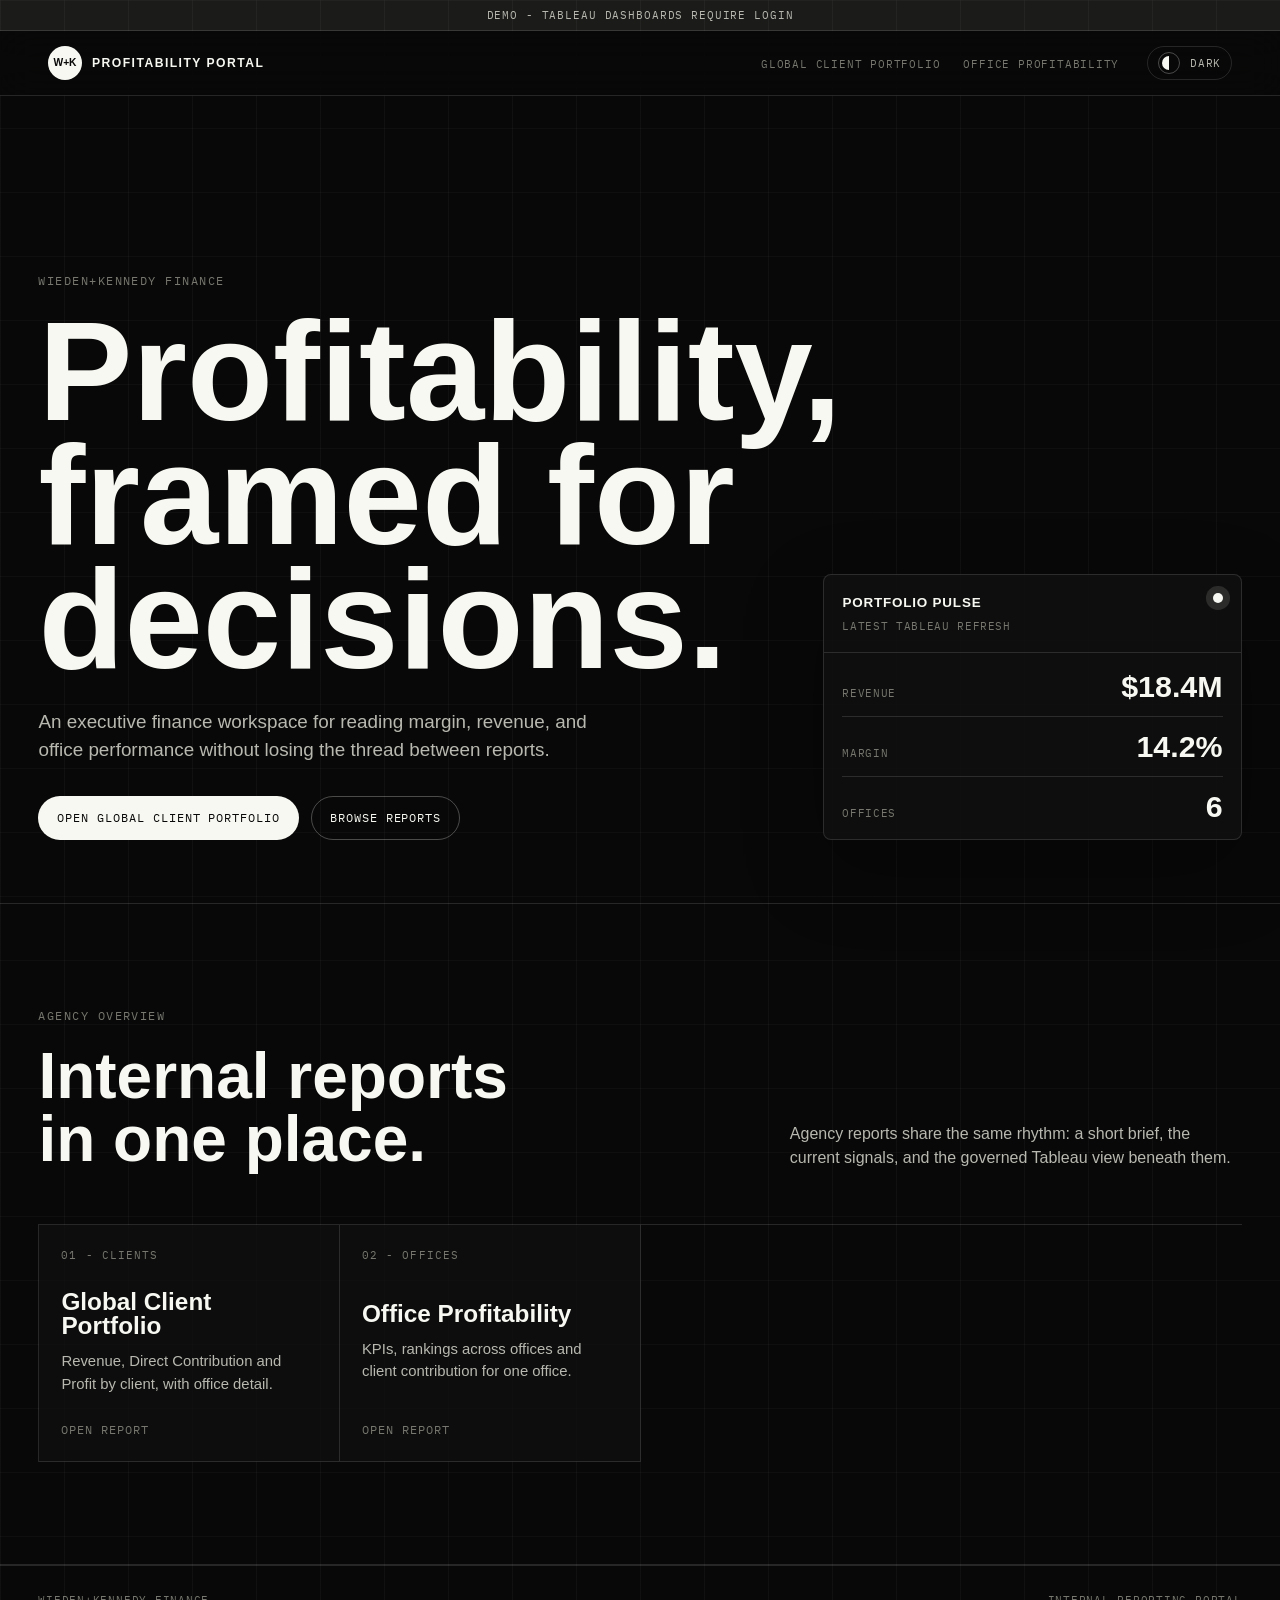
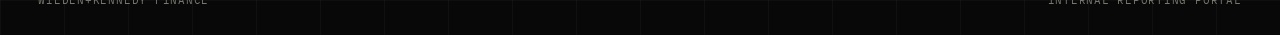
<file: index.html>
<!DOCTYPE html>
<html lang="en" data-theme="dark">
<head>
  <meta charset="UTF-8">
  <meta name="viewport" content="width=device-width, initial-scale=1.0">
  <meta name="robots" content="noindex, nofollow">
  <meta name="description" content="Wieden+Kennedy profitability portal demo for executive finance reporting.">
  <meta property="og:title" content="Wieden+Kennedy Profitability Portal">
  <meta property="og:description" content="A static GitHub Pages proof of concept for framed Tableau profitability dashboards.">
  <meta property="og:type" content="website">
  <title>Wieden+Kennedy Profitability Portal</title>
  <link rel="icon" href="data:image/svg+xml,%3Csvg xmlns='http://www.w3.org/2000/svg' viewBox='0 0 64 64'%3E%3Crect width='64' height='64' rx='32' fill='%23080808'/%3E%3Ctext x='50%25' y='54%25' text-anchor='middle' font-size='18' font-family='Arial' font-weight='700' fill='white'%3EW%2BK%3C/text%3E%3C/svg%3E">
  <link rel="preconnect" href="https://fonts.googleapis.com">
  <link rel="preconnect" href="https://fonts.gstatic.com" crossorigin>
  <link href="https://fonts.googleapis.com/css2?family=Archivo:wght@400;500;600;700;800&family=IBM+Plex+Mono:wght@400;500;600&display=swap" rel="stylesheet">
  <link rel="stylesheet" href="assets/styles.css">
  <script src="assets/app.js" defer></script>
</head>
<body>
  <a class="skip-link" href="#main">Skip to reports</a>
  <div class="demo-banner">Demo - Tableau dashboards require login</div>

  <nav class="site-nav" aria-label="Primary navigation">
    <a class="site-nav__brand" href="index.html">
      <span class="site-nav__mark">W+K</span>
      <span>Profitability Portal</span>
    </a>
    <div class="site-nav__links" aria-label="Report navigation">
      <a href="global-client-portfolio-live.html">Global Client Portfolio</a>
      <a href="office-profitability-live.html">Office Profitability</a>
    </div>
    <button class="theme-toggle" type="button" data-theme-toggle aria-pressed="false">
      <span class="theme-toggle__icon" aria-hidden="true"></span>
      <span class="theme-toggle__text" data-theme-label>Dark</span>
    </button>
  </nav>

  <main id="main">
    <header class="home-hero">
      <div class="container home-hero__grid">
        <div data-reveal>
          <p class="eyebrow">Wieden+Kennedy Finance</p>
          <h1>Profitability, framed for decisions.</h1>
          <p class="home-hero__copy">An executive finance workspace for reading margin, revenue, and office performance without losing the thread between reports.</p>
          <div class="hero-actions">
            <a class="button button--solid" href="global-client-portfolio-live.html">Open Global Client Portfolio</a>
            <a class="button" href="#agency-reports">Browse reports</a>
          </div>
        </div>

        <aside class="portal-card" aria-label="Portfolio signal snapshot" data-reveal>
          <div class="portal-card__top">
            <div>
              <h2 class="portal-card__title">Portfolio pulse</h2>
              <p class="portal-card__meta">Latest Tableau refresh</p>
            </div>
            <span class="portal-card__status" aria-hidden="true"></span>
          </div>
          <div class="portal-card__body">
            <div class="mini-metric">
              <span>Revenue</span>
              <strong data-count="$18.4M">$18.4M</strong>
            </div>
            <div class="mini-metric">
              <span>Margin</span>
              <strong data-count="14.2%">14.2%</strong>
            </div>
            <div class="mini-metric">
              <span>Offices</span>
              <strong data-count="6">6</strong>
            </div>
          </div>
        </aside>
      </div>
    </header>

    <section class="section" id="agency-reports">
      <div class="container">
        <div class="section__head" data-reveal>
          <div>
            <p class="eyebrow">Agency overview</p>
            <h2 class="section__title">Internal reports in one place.</h2>
          </div>
          <p class="section__copy">Agency reports share the same rhythm: a short brief, the current signals, and the governed Tableau view beneath them.</p>
        </div>

        <div class="report-grid" data-reveal>
          <a class="report-tile" href="global-client-portfolio-live.html">
            <span class="tile-kicker">01 - Clients</span>
            <div>
              <h3 class="tile-title">Global Client Portfolio</h3>
              <p class="tile-copy">Revenue, Direct Contribution and Profit by client, with office detail.</p>
            </div>
            <span class="tile-arrow">Open report</span>
          </a>
          <a class="report-tile" href="office-profitability-live.html">
            <span class="tile-kicker">02 - Offices</span>
            <div>
              <h3 class="tile-title">Office Profitability</h3>
              <p class="tile-copy">KPIs, rankings across offices and client contribution for one office.</p>
            </div>
            <span class="tile-arrow">Open report</span>
          </a>
        </div>
      </div>
    </section>

  </main>

  <footer class="footer">
    <div class="container footer__inner">
      <span>Wieden+Kennedy Finance</span>
      <span>Internal reporting portal</span>
    </div>
  </footer>
</body>
</html>
</file>
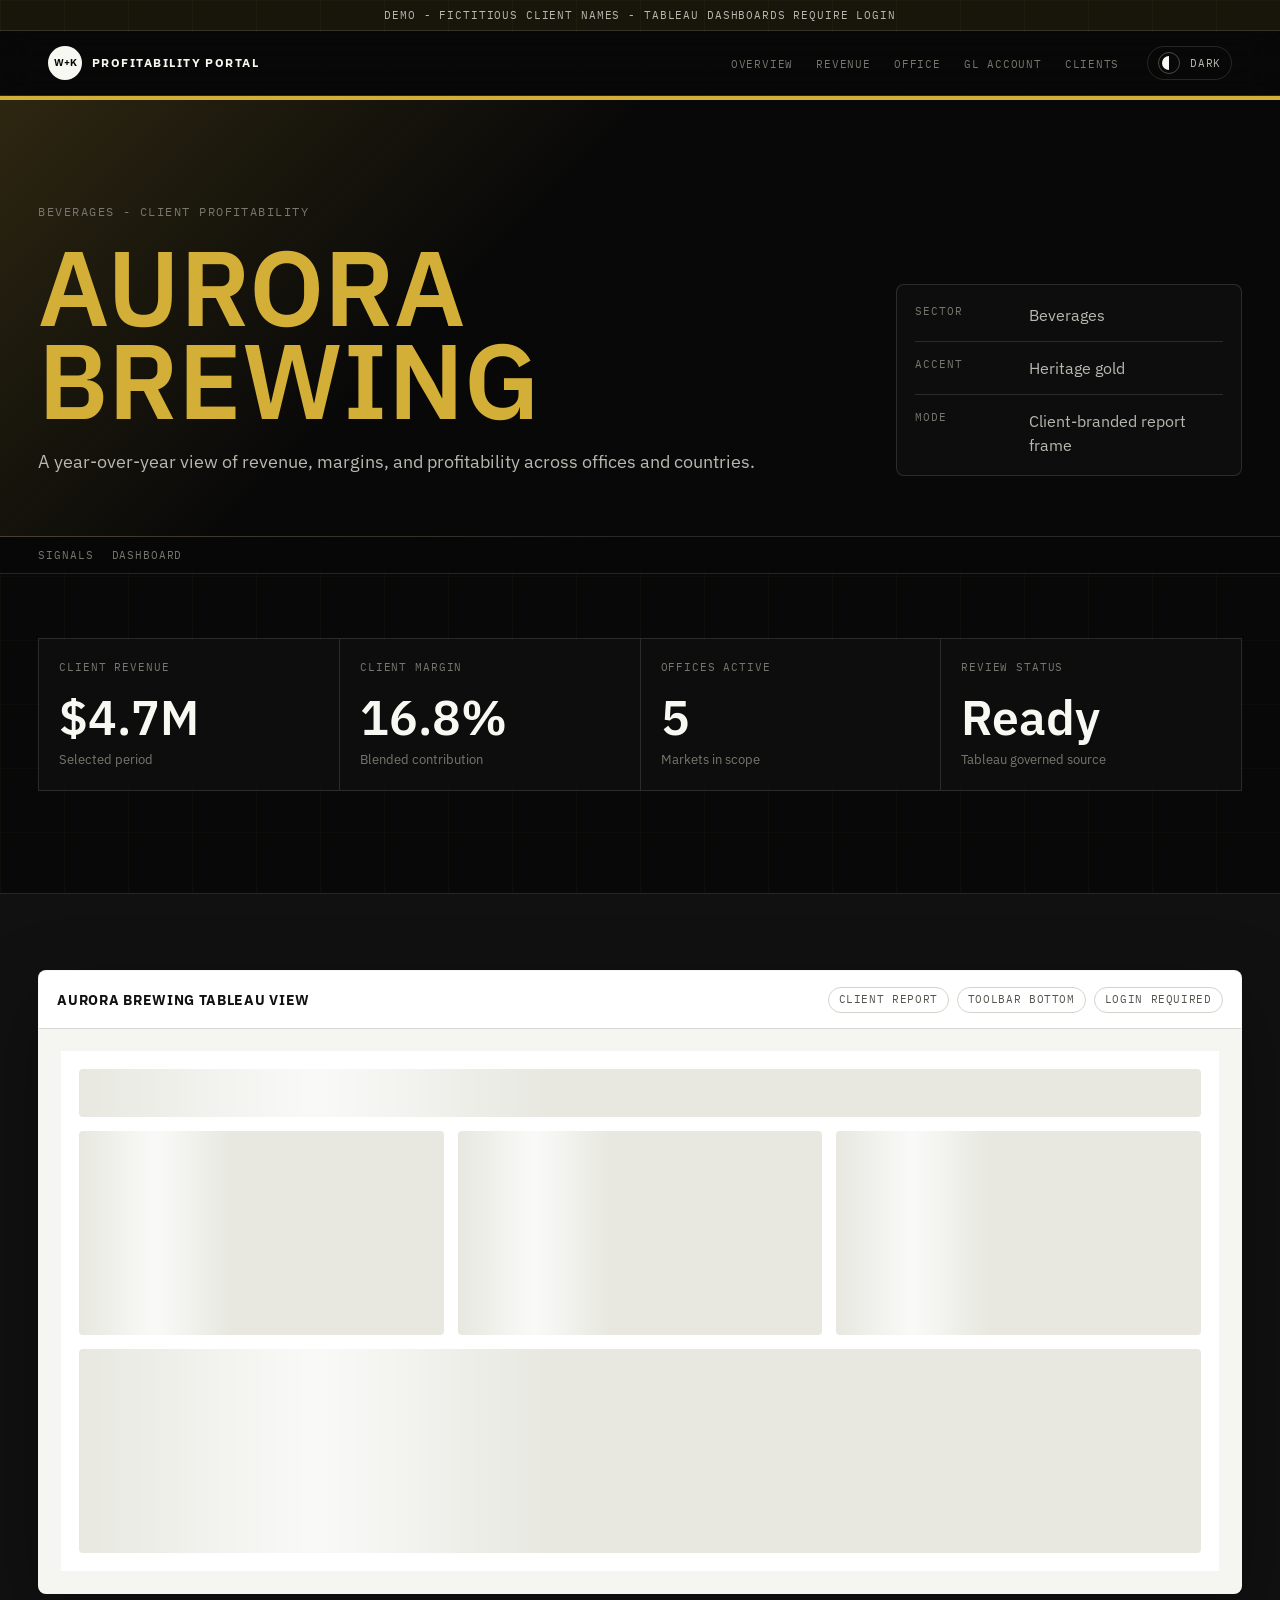
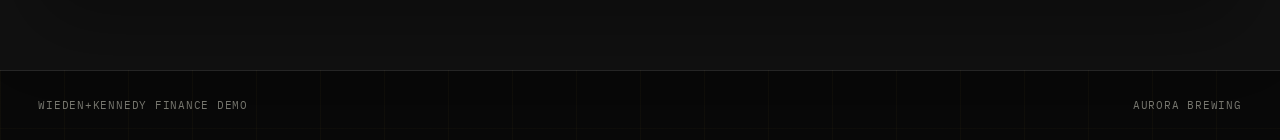
<file: aurora-brewing.html>
<!DOCTYPE html>
<html lang="en" data-theme="dark">
<head>
  <meta charset="UTF-8">
  <meta name="viewport" content="width=device-width, initial-scale=1.0">
  <meta name="robots" content="noindex, nofollow">
  <meta name="description" content="Aurora Brewing profitability report in the Wieden+Kennedy portal demo.">
  <meta property="og:title" content="Aurora Brewing - Profitability Report">
  <meta property="og:description" content="Client-branded Tableau profitability report frame.">
  <meta property="og:type" content="website">
  <title>Aurora Brewing - Profitability Report</title>
  <link rel="icon" href="data:image/svg+xml,%3Csvg xmlns='http://www.w3.org/2000/svg' viewBox='0 0 64 64'%3E%3Crect width='64' height='64' rx='32' fill='%23080808'/%3E%3Ctext x='50%25' y='54%25' text-anchor='middle' font-size='18' font-family='Arial' font-weight='700' fill='white'%3EW%2BK%3C/text%3E%3C/svg%3E">
  <link rel="preconnect" href="https://fonts.googleapis.com">
  <link rel="preconnect" href="https://fonts.gstatic.com" crossorigin>
  <link href="https://fonts.googleapis.com/css2?family=IBM+Plex+Mono:wght@400;500;600&family=IBM+Plex+Sans:wght@400;500;600;700&display=swap" rel="stylesheet">
  <link rel="stylesheet" href="assets/styles.css">
  <script src="assets/app.js" defer></script>
</head>
<body class="client-page" style="--accent:#D4AF37;--accent-rgb:212,175,55">
  <a class="skip-link" href="#dashboard">Skip to dashboard</a>
  <div class="demo-banner">Demo - fictitious client names - Tableau dashboards require login</div>

  <nav class="site-nav" aria-label="Primary navigation">
    <a class="site-nav__brand" href="index.html">
      <span class="site-nav__mark">W+K</span>
      <span>Profitability Portal</span>
    </a>
    <div class="site-nav__links" aria-label="Report navigation">
      <a href="overview.html">Overview</a>
      <a href="revenue-analysis.html">Revenue</a>
      <a href="office-profitability.html">Office</a>
      <a href="gl-account-analysis.html">GL Account</a>
      <a href="index.html#client-reports">Clients</a>
    </div>
    <button class="theme-toggle" type="button" data-theme-toggle aria-pressed="false">
      <span class="theme-toggle__icon" aria-hidden="true"></span>
      <span class="theme-toggle__text" data-theme-label>Dark</span>
    </button>
  </nav>

  <main>
    <header class="page-hero">
      <div class="container page-hero__grid">
        <div data-reveal>
          <p class="eyebrow">Beverages - client profitability</p>
          <h1>Aurora Brewing</h1>
          <p class="page-hero__copy">A year-over-year view of revenue, margins, and profitability across offices and countries.</p>
        </div>
        <aside class="report-context" aria-label="Report context" data-reveal>
          <dl>
            <div>
              <dt>Sector</dt>
              <dd>Beverages</dd>
            </div>
            <div>
              <dt>Accent</dt>
              <dd>Heritage gold</dd>
            </div>
            <div>
              <dt>Mode</dt>
              <dd>Client-branded report frame</dd>
            </div>
          </dl>
        </aside>
      </div>
    </header>

    <nav class="subnav" aria-label="Page sections">
      <div class="container subnav__inner">
        <a href="#signals">Signals</a>
        <a href="#dashboard">Dashboard</a>
      </div>
    </nav>

    <section class="section section--compact" id="signals">
      <div class="container">
        <div class="signal-band" data-reveal>
          <div class="signal">
            <span class="signal__label">Client revenue</span>
            <strong class="signal__value" data-count="$4.7M">$4.7M</strong>
            <span class="signal__note">Selected period</span>
          </div>
          <div class="signal">
            <span class="signal__label">Client margin</span>
            <strong class="signal__value" data-count="16.8%">16.8%</strong>
            <span class="signal__note">Blended contribution</span>
          </div>
          <div class="signal">
            <span class="signal__label">Offices active</span>
            <strong class="signal__value" data-count="5">5</strong>
            <span class="signal__note">Markets in scope</span>
          </div>
          <div class="signal">
            <span class="signal__label">Review status</span>
            <strong class="signal__value">Ready</strong>
            <span class="signal__note">Tableau governed source</span>
          </div>
        </div>
      </div>
    </section>

    <section class="viz-section" id="dashboard">
      <div class="container">
        <div class="dashboard-frame" data-viz-frame data-reveal>
          <div class="dashboard-frame__chrome">
            <h2 class="dashboard-frame__title">Aurora Brewing Tableau view</h2>
            <div class="dashboard-frame__meta" aria-label="Dashboard metadata">
              <span class="pill">Client report</span>
              <span class="pill">Toolbar bottom</span>
              <span class="pill">Login required</span>
            </div>
          </div>
          <div class="dashboard-frame__body">
            <div class="dashboard-skeleton" aria-hidden="true">
              <div class="skeleton-line"></div>
              <div class="skeleton-grid">
                <div class="skeleton-block"></div>
                <div class="skeleton-block"></div>
                <div class="skeleton-block"></div>
              </div>
              <div class="skeleton-block"></div>
            </div>
            <tableau-viz
              src="https://prod-useast-a.online.tableau.com/t/wk/views/ClientProfitabilityDashboard/Anheuser-BuschInBev"
              width="100%" height="2040" hide-tabs toolbar="bottom">
            </tableau-viz>
          </div>
        </div>
      </div>
    </section>
  </main>

  <footer class="footer">
    <div class="container footer__inner">
      <span>Wieden+Kennedy finance demo</span>
      <span>Aurora Brewing</span>
    </div>
  </footer>
</body>
</html>
</file>
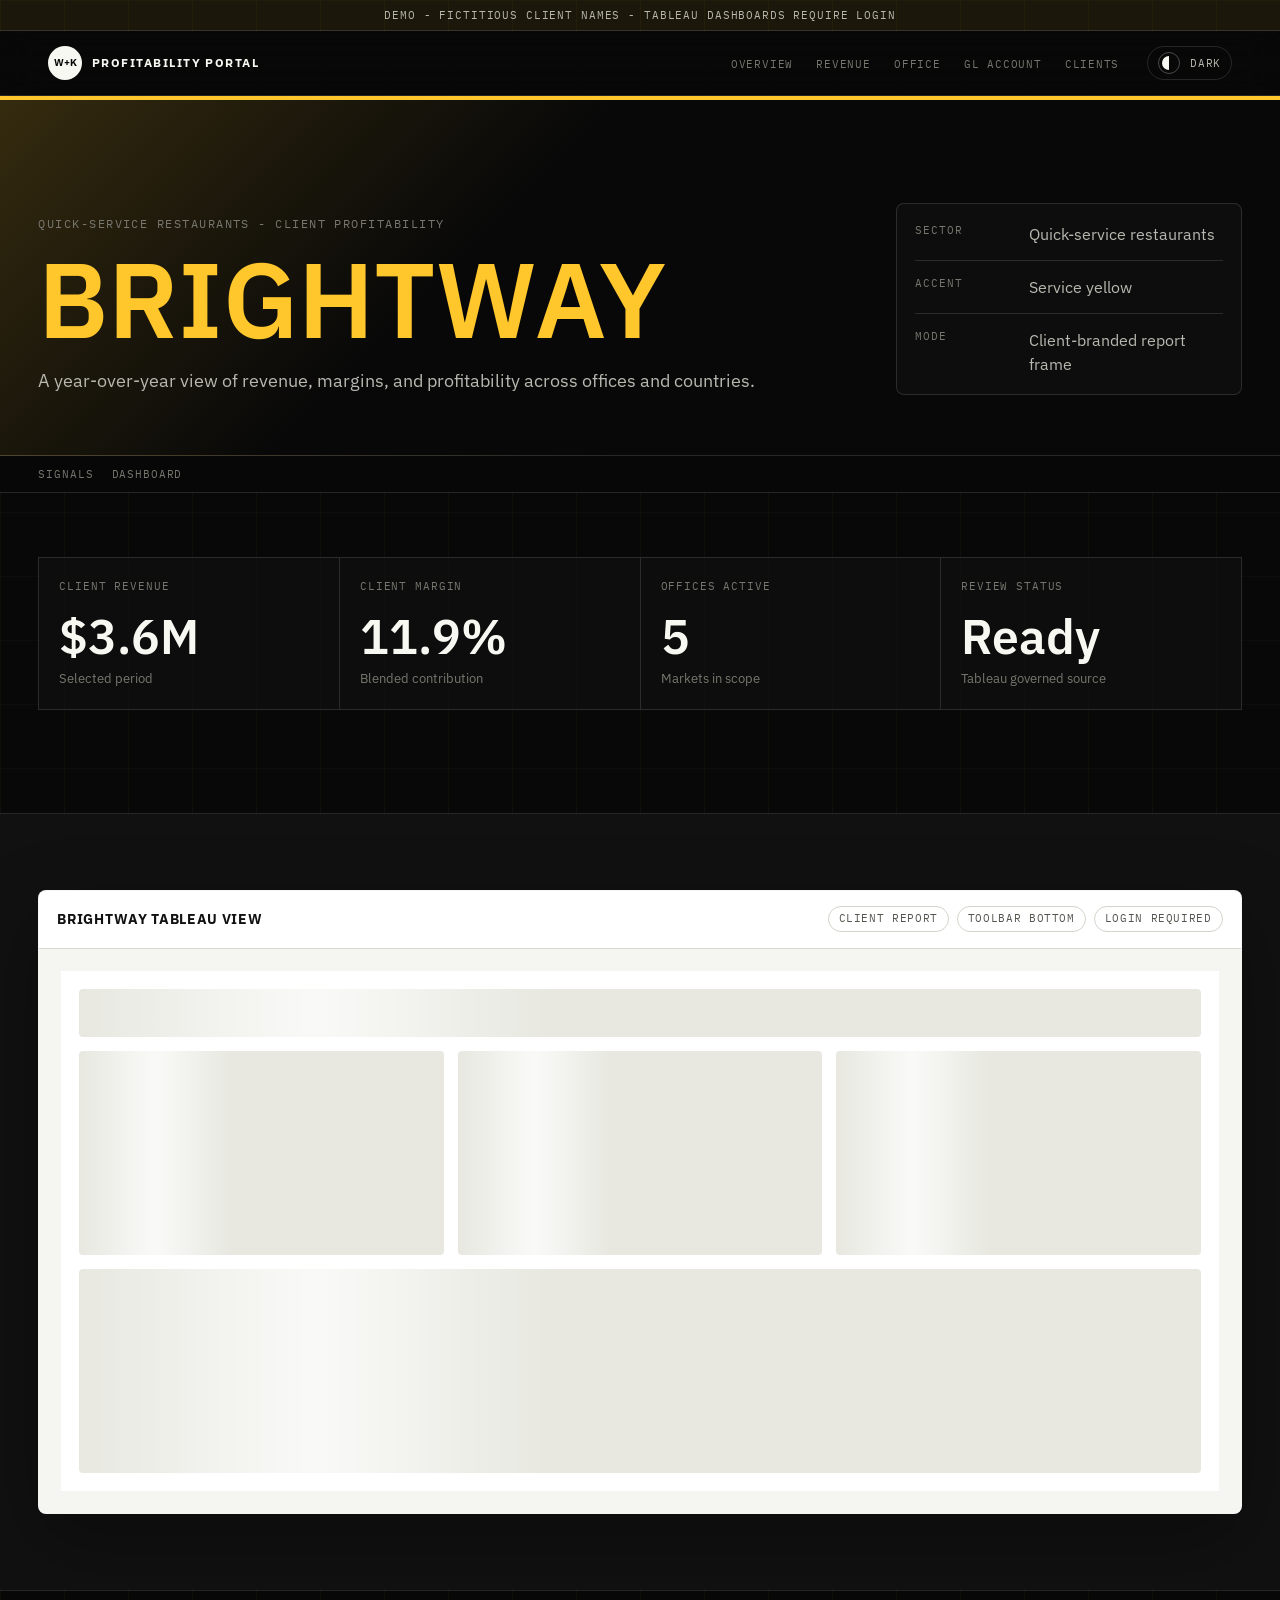
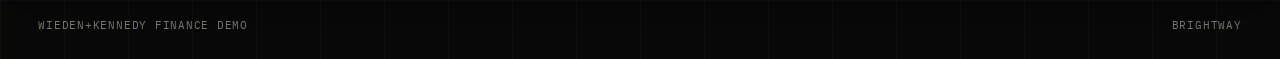
<file: brightway.html>
<!DOCTYPE html>
<html lang="en" data-theme="dark">
<head>
  <meta charset="UTF-8">
  <meta name="viewport" content="width=device-width, initial-scale=1.0">
  <meta name="robots" content="noindex, nofollow">
  <meta name="description" content="Brightway profitability report in the Wieden+Kennedy portal demo.">
  <meta property="og:title" content="Brightway - Profitability Report">
  <meta property="og:description" content="Client-branded Tableau profitability report frame.">
  <meta property="og:type" content="website">
  <title>Brightway - Profitability Report</title>
  <link rel="icon" href="data:image/svg+xml,%3Csvg xmlns='http://www.w3.org/2000/svg' viewBox='0 0 64 64'%3E%3Crect width='64' height='64' rx='32' fill='%23080808'/%3E%3Ctext x='50%25' y='54%25' text-anchor='middle' font-size='18' font-family='Arial' font-weight='700' fill='white'%3EW%2BK%3C/text%3E%3C/svg%3E">
  <link rel="preconnect" href="https://fonts.googleapis.com">
  <link rel="preconnect" href="https://fonts.gstatic.com" crossorigin>
  <link href="https://fonts.googleapis.com/css2?family=IBM+Plex+Mono:wght@400;500;600&family=IBM+Plex+Sans:wght@400;500;600;700&display=swap" rel="stylesheet">
  <link rel="stylesheet" href="assets/styles.css">
  <script src="assets/app.js" defer></script>
</head>
<body class="client-page" style="--accent:#FFC72C;--accent-rgb:255,199,44">
  <a class="skip-link" href="#dashboard">Skip to dashboard</a>
  <div class="demo-banner">Demo - fictitious client names - Tableau dashboards require login</div>

  <nav class="site-nav" aria-label="Primary navigation">
    <a class="site-nav__brand" href="index.html">
      <span class="site-nav__mark">W+K</span>
      <span>Profitability Portal</span>
    </a>
    <div class="site-nav__links" aria-label="Report navigation">
      <a href="overview.html">Overview</a>
      <a href="revenue-analysis.html">Revenue</a>
      <a href="office-profitability.html">Office</a>
      <a href="gl-account-analysis.html">GL Account</a>
      <a href="index.html#client-reports">Clients</a>
    </div>
    <button class="theme-toggle" type="button" data-theme-toggle aria-pressed="false">
      <span class="theme-toggle__icon" aria-hidden="true"></span>
      <span class="theme-toggle__text" data-theme-label>Dark</span>
    </button>
  </nav>

  <main>
    <header class="page-hero">
      <div class="container page-hero__grid">
        <div data-reveal>
          <p class="eyebrow">Quick-service restaurants - client profitability</p>
          <h1>Brightway</h1>
          <p class="page-hero__copy">A year-over-year view of revenue, margins, and profitability across offices and countries.</p>
        </div>
        <aside class="report-context" aria-label="Report context" data-reveal>
          <dl>
            <div>
              <dt>Sector</dt>
              <dd>Quick-service restaurants</dd>
            </div>
            <div>
              <dt>Accent</dt>
              <dd>Service yellow</dd>
            </div>
            <div>
              <dt>Mode</dt>
              <dd>Client-branded report frame</dd>
            </div>
          </dl>
        </aside>
      </div>
    </header>

    <nav class="subnav" aria-label="Page sections">
      <div class="container subnav__inner">
        <a href="#signals">Signals</a>
        <a href="#dashboard">Dashboard</a>
      </div>
    </nav>

    <section class="section section--compact" id="signals">
      <div class="container">
        <div class="signal-band" data-reveal>
          <div class="signal">
            <span class="signal__label">Client revenue</span>
            <strong class="signal__value" data-count="$3.6M">$3.6M</strong>
            <span class="signal__note">Selected period</span>
          </div>
          <div class="signal">
            <span class="signal__label">Client margin</span>
            <strong class="signal__value" data-count="11.9%">11.9%</strong>
            <span class="signal__note">Blended contribution</span>
          </div>
          <div class="signal">
            <span class="signal__label">Offices active</span>
            <strong class="signal__value" data-count="5">5</strong>
            <span class="signal__note">Markets in scope</span>
          </div>
          <div class="signal">
            <span class="signal__label">Review status</span>
            <strong class="signal__value">Ready</strong>
            <span class="signal__note">Tableau governed source</span>
          </div>
        </div>
      </div>
    </section>

    <section class="viz-section" id="dashboard">
      <div class="container">
        <div class="dashboard-frame" data-viz-frame data-reveal>
          <div class="dashboard-frame__chrome">
            <h2 class="dashboard-frame__title">Brightway Tableau view</h2>
            <div class="dashboard-frame__meta" aria-label="Dashboard metadata">
              <span class="pill">Client report</span>
              <span class="pill">Toolbar bottom</span>
              <span class="pill">Login required</span>
            </div>
          </div>
          <div class="dashboard-frame__body">
            <div class="dashboard-skeleton" aria-hidden="true">
              <div class="skeleton-line"></div>
              <div class="skeleton-grid">
                <div class="skeleton-block"></div>
                <div class="skeleton-block"></div>
                <div class="skeleton-block"></div>
              </div>
              <div class="skeleton-block"></div>
            </div>
            <tableau-viz
              src="https://prod-useast-a.online.tableau.com/t/wk/views/ClientProfitabilityDashboard/Anheuser-BuschInBev"
              width="100%" height="2040" hide-tabs toolbar="bottom">
            </tableau-viz>
          </div>
        </div>
      </div>
    </section>
  </main>

  <footer class="footer">
    <div class="container footer__inner">
      <span>Wieden+Kennedy finance demo</span>
      <span>Brightway</span>
    </div>
  </footer>
</body>
</html>
</file>
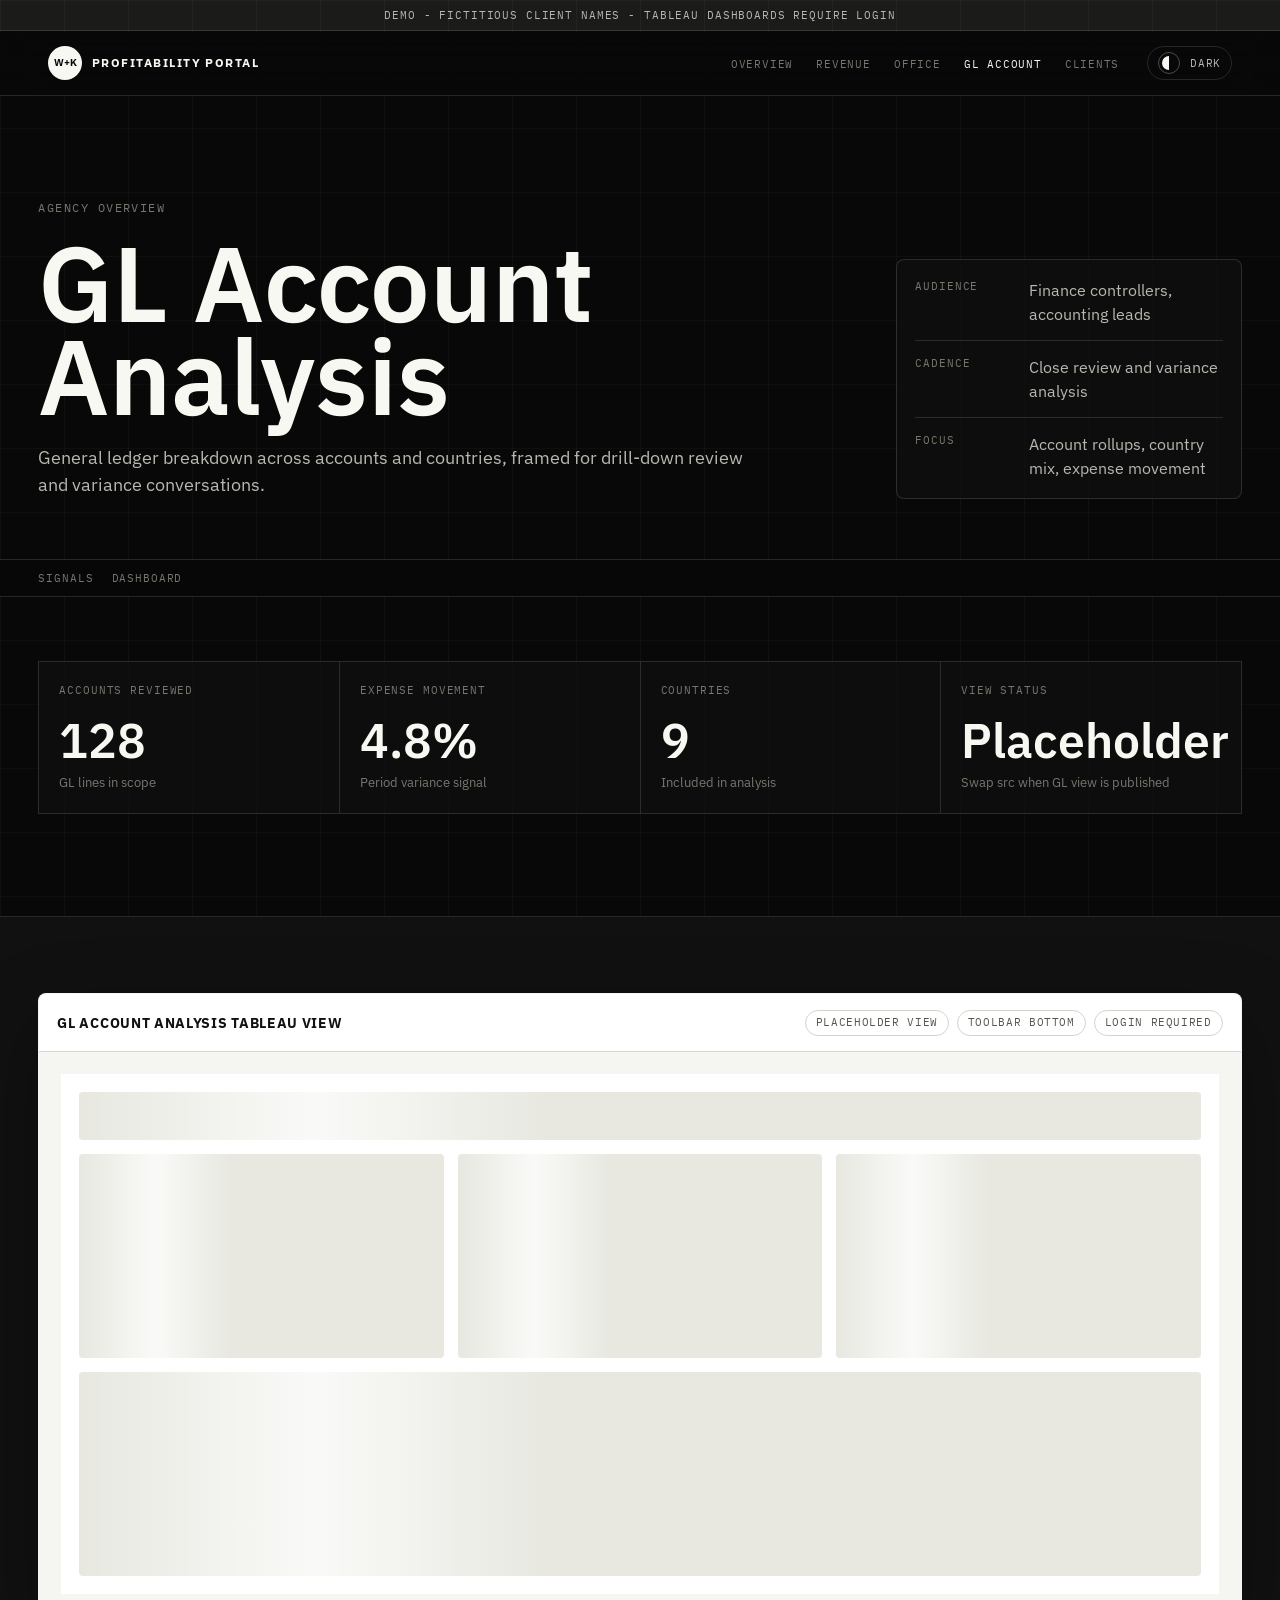
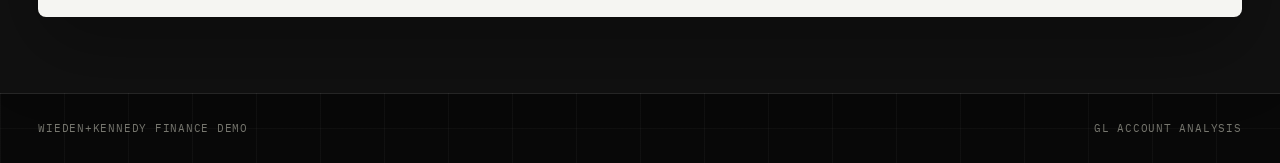
<file: gl-account-analysis.html>
<!DOCTYPE html>
<html lang="en" data-theme="dark">
<head>
  <meta charset="UTF-8">
  <meta name="viewport" content="width=device-width, initial-scale=1.0">
  <meta name="robots" content="noindex, nofollow">
  <meta name="description" content="GL account analysis report for the Wieden+Kennedy profitability portal demo.">
  <meta property="og:title" content="GL Account Analysis - Wieden+Kennedy Profitability Portal">
  <meta property="og:description" content="General ledger breakdown across accounts and countries.">
  <meta property="og:type" content="website">
  <title>GL Account Analysis - Wieden+Kennedy</title>
  <link rel="icon" href="data:image/svg+xml,%3Csvg xmlns='http://www.w3.org/2000/svg' viewBox='0 0 64 64'%3E%3Crect width='64' height='64' rx='32' fill='%23080808'/%3E%3Ctext x='50%25' y='54%25' text-anchor='middle' font-size='18' font-family='Arial' font-weight='700' fill='white'%3EW%2BK%3C/text%3E%3C/svg%3E">
  <link rel="preconnect" href="https://fonts.googleapis.com">
  <link rel="preconnect" href="https://fonts.gstatic.com" crossorigin>
  <link href="https://fonts.googleapis.com/css2?family=IBM+Plex+Mono:wght@400;500;600&family=IBM+Plex+Sans:wght@400;500;600;700&display=swap" rel="stylesheet">
  <link rel="stylesheet" href="assets/styles.css">
  <script src="assets/app.js" defer></script>
</head>
<body>
  <a class="skip-link" href="#dashboard">Skip to dashboard</a>
  <div class="demo-banner">Demo - fictitious client names - Tableau dashboards require login</div>

  <nav class="site-nav" aria-label="Primary navigation">
    <a class="site-nav__brand" href="index.html">
      <span class="site-nav__mark">W+K</span>
      <span>Profitability Portal</span>
    </a>
    <div class="site-nav__links" aria-label="Report navigation">
      <a href="overview.html">Overview</a>
      <a href="revenue-analysis.html">Revenue</a>
      <a href="office-profitability.html">Office</a>
      <a href="gl-account-analysis.html" aria-current="page">GL Account</a>
      <a href="index.html#client-reports">Clients</a>
    </div>
    <button class="theme-toggle" type="button" data-theme-toggle aria-pressed="false">
      <span class="theme-toggle__icon" aria-hidden="true"></span>
      <span class="theme-toggle__text" data-theme-label>Dark</span>
    </button>
  </nav>

  <main>
    <header class="page-hero">
      <div class="container page-hero__grid">
        <div data-reveal>
          <p class="eyebrow">Agency overview</p>
          <h1>GL Account Analysis</h1>
          <p class="page-hero__copy">General ledger breakdown across accounts and countries, framed for drill-down review and variance conversations.</p>
        </div>
        <aside class="report-context" aria-label="Report context" data-reveal>
          <dl>
            <div>
              <dt>Audience</dt>
              <dd>Finance controllers, accounting leads</dd>
            </div>
            <div>
              <dt>Cadence</dt>
              <dd>Close review and variance analysis</dd>
            </div>
            <div>
              <dt>Focus</dt>
              <dd>Account rollups, country mix, expense movement</dd>
            </div>
          </dl>
        </aside>
      </div>
    </header>

    <nav class="subnav" aria-label="Page sections">
      <div class="container subnav__inner">
        <a href="#signals">Signals</a>
        <a href="#dashboard">Dashboard</a>
      </div>
    </nav>

    <section class="section section--compact" id="signals">
      <div class="container">
        <div class="signal-band" data-reveal>
          <div class="signal">
            <span class="signal__label">Accounts reviewed</span>
            <strong class="signal__value" data-count="128">128</strong>
            <span class="signal__note">GL lines in scope</span>
          </div>
          <div class="signal">
            <span class="signal__label">Expense movement</span>
            <strong class="signal__value" data-count="4.8%">4.8%</strong>
            <span class="signal__note">Period variance signal</span>
          </div>
          <div class="signal">
            <span class="signal__label">Countries</span>
            <strong class="signal__value" data-count="9">9</strong>
            <span class="signal__note">Included in analysis</span>
          </div>
          <div class="signal">
            <span class="signal__label">View status</span>
            <strong class="signal__value">Placeholder</strong>
            <span class="signal__note">Swap src when GL view is published</span>
          </div>
        </div>
      </div>
    </section>

    <section class="viz-section" id="dashboard">
      <div class="container">
        <div class="dashboard-frame" data-viz-frame data-reveal>
          <div class="dashboard-frame__chrome">
            <h2 class="dashboard-frame__title">GL Account Analysis Tableau view</h2>
            <div class="dashboard-frame__meta" aria-label="Dashboard metadata">
              <span class="pill">Placeholder view</span>
              <span class="pill">Toolbar bottom</span>
              <span class="pill">Login required</span>
            </div>
          </div>
          <div class="dashboard-frame__body">
            <div class="dashboard-skeleton" aria-hidden="true">
              <div class="skeleton-line"></div>
              <div class="skeleton-grid">
                <div class="skeleton-block"></div>
                <div class="skeleton-block"></div>
                <div class="skeleton-block"></div>
              </div>
              <div class="skeleton-block"></div>
            </div>
            <tableau-viz
              src="https://prod-useast-a.online.tableau.com/t/wk/views/ProfitabilityReportV2/OfficeProfitability"
              width="100%" height="1200" hide-tabs toolbar="bottom">
            </tableau-viz>
          </div>
        </div>
      </div>
    </section>
  </main>

  <footer class="footer">
    <div class="container footer__inner">
      <span>Wieden+Kennedy finance demo</span>
      <span>GL Account Analysis</span>
    </div>
  </footer>
</body>
</html>
</file>
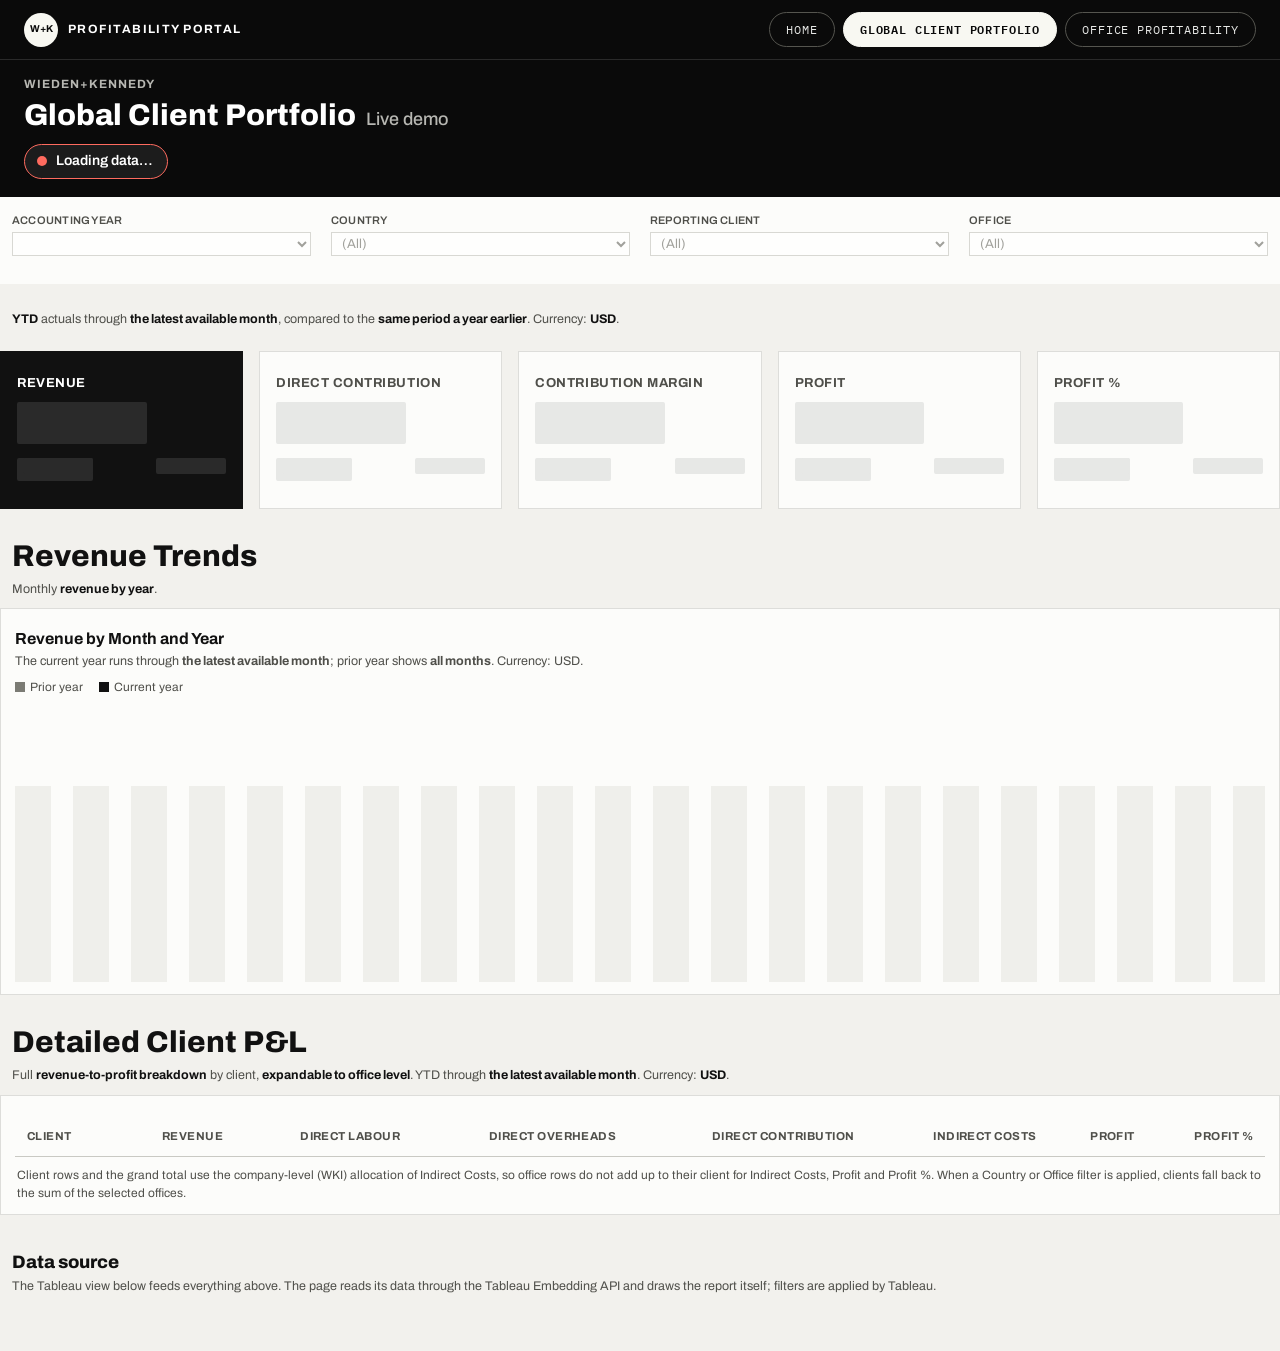
<file: global-client-portfolio-live.html>
<!DOCTYPE html>
<html lang="en">
<head>
<meta charset="UTF-8">
<meta name="viewport" content="width=device-width, initial-scale=1.0">
<meta name="robots" content="noindex, nofollow">
<title>Global Client Portfolio Live</title>
<link rel="preconnect" href="https://fonts.googleapis.com">
<link href="https://fonts.googleapis.com/css2?family=Archivo:wght@400;500;600;700;800&family=IBM+Plex+Mono:wght@400;500;600&display=swap" rel="stylesheet">
<script type="module" src="https://prod-useast-a.online.tableau.com/javascripts/api/tableau.embedding.3.latest.min.js"></script>
<style>
  :root {
    --bg: #F2F1ED; --panel: #FCFCFA; --card: #F4F4F2; --band: #F8F8F5;
    --ink: #111111; --ink2: #4F4F4A; --ink3: #7B7B74; --line: #DDDDDA; --line2: #C9C9C3;
    --good: #146B3A; --bad: #C0392B; --good-dark: #4ADE80; --bad-dark: #FF6B5F;
    --py: #7B7B74; --cy: #111111;
  }
  * { box-sizing: border-box; }
  body { margin: 0; background: var(--bg); color: var(--ink); font-family: "Archivo", system-ui, sans-serif; font-size: 14px; line-height: 1.45; }
  .pnav { background: #0A0A0A; border-bottom: 1px solid #2A2A2A; display: flex; align-items: center; justify-content: space-between; gap: 20px; padding: 12px 24px; }
  .pnav__brand { display: inline-flex; align-items: center; gap: 10px; color: #fff; text-decoration: none; font-size: 12px; font-weight: 700; letter-spacing: .12em; text-transform: uppercase; white-space: nowrap; }
  .pnav__mark { display: grid; place-items: center; width: 34px; height: 34px; border-radius: 50%; background: #F8F8F2; color: #0A0A0A; font-size: 10px; letter-spacing: 0; }
  .pnav__links { display: flex; flex-wrap: wrap; gap: 8px; }
  .pnav__links a { font-family: "IBM Plex Mono", Consolas, monospace; font-size: 12px; letter-spacing: .07em; text-transform: uppercase; color: #E7E8E6; text-decoration: none; padding: 8px 16px; border: 1px solid #55554F; border-radius: 999px; transition: background .15s, border-color .15s; }
  .pnav__links a:hover { background: #2A2A2A; border-color: #A6A6A0; }
  .pnav__links a[aria-current="page"] { background: #F8F8F2; border-color: #F8F8F2; color: #0A0A0A; font-weight: 600; }
  .pnav__links a:focus-visible, .pnav__brand:focus-visible { outline: 2px solid #fff; outline-offset: 2px; }
  @media (max-width: 640px) { .pnav { padding: 10px 16px; } .pnav__brand span:last-child { display: none; } }
  .pnav + .shell { padding-top: 16px; }
  .shell { background: #0A0A0A; color: #fff; padding: 20px 24px 18px; }
  .shell .brand-label { font-size: 12px; font-weight: 700; letter-spacing: .08em; text-transform: uppercase; color: #B7B7B2; }
  .shell h1 { font-size: 30px; font-weight: 800; line-height: 1.15; margin: 4px 0 0; }
  .shell h1 span { font-size: 18px; font-weight: 500; color: #B7B7B2; margin-left: 10px; }
  .sync { display: inline-flex; align-items: center; gap: 9px; margin-top: 12px; padding: 6px 14px 6px 12px; border: 1px solid #3A3A3A; border-radius: 999px; background: #1C1C1C; font-weight: 600; font-size: 14px; color: #FFFFFF; cursor: default; }
  .sync .dot { width: 10px; height: 10px; border-radius: 50%; background: #A6A6A0; flex: none; }
  .sync.loading .dot, .sync.updating .dot, .sync.signin .dot, .sync.cached .dot { background: #FF6B5F; animation: pulse .8s ease-in-out infinite; }
  .sync.loading, .sync.updating, .sync.signin, .sync.cached { border-color: #FF6B5F; }
  .signin { display: flex; align-items: center; flex-wrap: wrap; gap: 12px 16px; margin-top: 12px; font-size: 14px; color: #E7E8E6; }
  .signin[hidden] { display: none; }
  .signin button { font: inherit; font-weight: 700; padding: 8px 16px; background: #FFFFFF; color: #111111; border: 0; border-radius: 3px; cursor: pointer; }
  .signin button:focus-visible { outline: 2px solid #FFFFFF; outline-offset: 2px; }
  .sync.ready .dot { background: #4ADE80; }
  .sync.error .dot { background: #FF6B5F; }
  .sync.error { color: #FF6B5F; }
  @keyframes pulse { 0%, 100% { opacity: 1; } 50% { opacity: .25; } }

  body.is-loading .kpi .v, body.is-loading .kpi .row span { color: transparent !important; background: #E7E8E6; border-radius: 2px; }
  body.is-loading .kpi .v { width: 62%; }
  body.is-loading .kpi.dark .v, body.is-loading .kpi.dark .row span { background: #2A2A2A; }
  body.is-loading .kpi .row span { min-width: 70px; min-height: 16px; display: inline-block; }
  body.is-updating .kpis, body.is-updating #chart { opacity: .45; transition: opacity .15s; }
  .chart-skel { display: none; height: 280px; margin-top: 6px; background: repeating-linear-gradient(90deg, #EFEFEB 0 36px, transparent 36px 58px) bottom / 100% 70% no-repeat; }
  body.is-loading .chart-skel { display: block; }
  body.is-loading #chart { display: none; }
  main { max-width: 1480px; margin: 0 auto; padding: 0 0 48px; }

  .filters { background: var(--panel); display: grid; grid-template-columns: repeat(4, 1fr); gap: 20px; padding: 16px 12px 28px; }
  .filters label { display: block; font-size: 11px; font-weight: 600; text-transform: uppercase; color: var(--ink2); margin-bottom: 3px; letter-spacing: .02em; }
  .filters select { width: 100%; font: inherit; font-size: 13px; padding: 3px 6px; border: 1px solid var(--ink); background: #fff; border-radius: 0; }
  .filters select:disabled { color: var(--ink3); border-color: var(--line2); }
  .filters select:focus-visible { outline: 2px solid var(--ink); outline-offset: 2px; }
  .caption { font-size: 12.5px; color: var(--ink2); padding: 14px 12px 10px; }
  .caption b { color: var(--ink); }
  .empty-state { margin: 0 0 12px; padding: 16px; background: var(--panel); border: 1px solid var(--line); color: var(--ink2); }

  .kpis { display: grid; grid-template-columns: repeat(5, 1fr); gap: 16px; }
  .kpi { background: var(--panel); padding: 22px 16px 16px; min-height: 158px; border: 1px solid var(--line); }
  .kpi .k { font-size: 13px; font-weight: 700; letter-spacing: .04em; text-transform: uppercase; color: var(--ink2); }
  .kpi .v { font-size: 38px; font-weight: 800; line-height: 1.1; margin: 10px 0 14px; letter-spacing: -.01em; }
  .kpi .row { display: flex; justify-content: space-between; align-items: baseline; font-size: 15px; font-weight: 700; }
  .kpi .py small { font-size: 12px; font-weight: 500; margin-right: 6px; color: var(--ink2); }
  .kpi.dark { background: var(--ink); color: #fff; border-color: var(--ink); }
  .kpi.dark .k { color: #fff; }
  .kpi.dark .py small { color: #B7B7B2; }
  .delta.pos { color: var(--good); } .delta.neg { color: var(--bad); }
  .kpi.dark .delta.pos { color: var(--good-dark); } .kpi.dark .delta.neg { color: var(--bad-dark); }
  .delta.na { color: var(--ink3); }

  h2 { font-size: 30px; font-weight: 800; margin: 26px 12px 2px; }
  .h2sub { font-size: 12.5px; color: var(--ink2); margin: 0 12px 10px; }
  .h2sub b { color: var(--ink); }
  .panel { background: var(--panel); border: 1px solid var(--line); padding: 18px 14px 12px; }
  .panel h3 { font-size: 16px; margin: 0; font-weight: 700; }
  .panel .sub { font-size: 12.5px; color: var(--ink2); margin: 2px 0 8px; }
  .legend { display: flex; gap: 16px; font-size: 12px; color: var(--ink2); margin-bottom: 4px; }
  .legend i { display: inline-block; width: 10px; height: 10px; margin-right: 5px; vertical-align: -1px; }
  #chart { width: 100%; height: auto; display: block; }
  .chart-box { position: relative; }
  #chart .bar { cursor: default; }
  #chart .bar:hover { opacity: .8; }
  .chart-tip { position: absolute; pointer-events: none; background: var(--ink); color: #fff; padding: 8px 12px; font-size: 12.5px; line-height: 1.4; white-space: nowrap; box-shadow: 0 2px 8px rgba(0,0,0,.18); z-index: 2; }
  .chart-tip[hidden] { display: none; }
  .chart-tip .t { font-weight: 700; }
  .chart-tip .v { font-size: 14px; font-weight: 600; }
  .chart-tip .d.pos { color: var(--good-dark); } .chart-tip .d.neg { color: var(--bad-dark); }

  .pl-wrap { overflow-x: auto; }
  .pl { width: 100%; border-collapse: collapse; font-size: 13px; font-variant-numeric: tabular-nums; }
  .pl th { font-size: 11.5px; font-weight: 700; letter-spacing: .04em; text-transform: uppercase; color: var(--ink2); text-align: right; padding: 14px 12px 12px; border-bottom: 1px solid var(--line2); white-space: nowrap; }
  .pl th:first-child, .pl td:first-child { text-align: left; }
  .pl td { text-align: right; padding: 8px 12px; border-bottom: 1px solid var(--line); white-space: nowrap; }
  .pl tr.total td { font-weight: 700; background: var(--band); border-bottom: 1px solid var(--line2); }
  .pl tr.client td:first-child { font-weight: 600; }
  .pl tr.office td { color: var(--ink2); background: #FAFAF7; font-size: 12.5px; }
  .pl tr.office td:first-child { padding-left: 36px; }
  .pl .tog { font: inherit; font-weight: 600; background: none; border: 0; padding: 0; cursor: pointer; color: var(--ink); text-align: left; }
  .pl .tog::before { content: "▸"; display: inline-block; width: 16px; color: var(--ink3); transition: transform .15s; }
  .pl .tog[aria-expanded="true"]::before { transform: rotate(90deg); }
  .pl .tog:focus-visible { outline: 2px solid var(--ink); outline-offset: 2px; }
  .pl .spacer { display: inline-block; width: 16px; }
  body.is-updating .pl { opacity: .45; transition: opacity .15s; }
  .pl-note { font-size: 12px; color: var(--ink2); margin: 10px 2px 0; }

  .status { font-size: 12px; color: var(--ink3); margin: 14px 12px 0; }
  .status.err { color: var(--bad); font-weight: 600; }
  .source { margin-top: 34px; }
  .source .note { font-size: 12.5px; color: var(--ink2); margin: 0 12px 8px; }

  @media (max-width: 900px) {
    .filters { grid-template-columns: 1fr 1fr; }
    .kpis { grid-template-columns: 1fr 1fr; }
    .kpi .v { font-size: 34px; }
    h2 { font-size: 24px; }
  }
</style>
</head>
<body class="is-loading">
<nav class="pnav" aria-label="Portal">
  <a class="pnav__brand" href="index.html"><span class="pnav__mark">W+K</span><span>Profitability Portal</span></a>
  <div class="pnav__links">
    <a href="index.html">Home</a>
    <a href="global-client-portfolio-live.html" aria-current="page">Global Client Portfolio</a>
    <a href="office-profitability-live.html">Office Profitability</a>
  </div>
</nav>
<div class="shell">
  <div class="brand-label">Wieden+Kennedy</div>
  <h1>Global Client Portfolio<span>Live demo</span></h1>
  <div class="sync loading" id="sync" role="status" aria-live="polite"><span class="dot"></span><span id="sync-text">Loading data…</span></div>
  <div class="signin" id="signin" hidden>
    <span>Tableau needs you to sign in before the report can load. The sign-in box is in the Tableau view at the bottom of the page.</span>
    <button type="button" id="signin-btn">Sign in below ↓</button>
  </div>
</div>
<main>
  <section class="filters">
    <div><label for="f-year">Accounting Year</label><select id="f-year" disabled></select></div>
    <div><label for="f-country">Country</label><select id="f-country" disabled><option>(All)</option></select></div>
    <div><label for="f-client">Reporting Client</label><select id="f-client" disabled><option>(All)</option></select></div>
    <div><label for="f-office">Office</label><select id="f-office" disabled><option>(All)</option></select></div>
  </section>

  <p class="caption"><b>YTD</b> actuals through <b id="period-label">the latest available month</b>, compared to the <b>same period a year earlier</b>. Currency: <b>USD</b>.</p>
  <p class="empty-state" id="empty-state" hidden>No data for this selection.</p>

  <section class="kpis">
    <div class="kpi dark" id="k-rev"><div class="k">Revenue</div><div class="v">—</div><div class="row"><span class="py"><small></small><span></span></span><span class="delta"></span></div></div>
    <div class="kpi" id="k-dc"><div class="k">Direct Contribution</div><div class="v">—</div><div class="row"><span class="py"><small></small><span></span></span><span class="delta"></span></div></div>
    <div class="kpi" id="k-cm"><div class="k">Contribution Margin</div><div class="v">—</div><div class="row"><span class="py"><small></small><span></span></span><span class="delta"></span></div></div>
    <div class="kpi" id="k-pr"><div class="k">Profit</div><div class="v">—</div><div class="row"><span class="py"><small></small><span></span></span><span class="delta"></span></div></div>
    <div class="kpi" id="k-pp"><div class="k">Profit %</div><div class="v">—</div><div class="row"><span class="py"><small></small><span></span></span><span class="delta"></span></div></div>
  </section>

  <h2>Revenue Trends</h2>
  <p class="h2sub">Monthly <b>revenue by year</b>.</p>
  <div class="panel">
    <h3>Revenue by Month and Year</h3>
    <p class="sub">The current year runs through <b id="chart-cutoff">the latest available month</b>; prior year shows <b>all months</b>. Currency: USD.</p>
    <div class="legend"><span><i style="background:var(--py)"></i><span id="lg-py">Prior year</span></span><span><i style="background:var(--cy)"></i><span id="lg-cy">Current year</span></span></div>
    <div class="chart-skel"></div>
    <div class="chart-box">
      <svg id="chart" viewBox="0 0 1200 330" role="img" aria-label="Revenue by month and year"></svg>
      <div class="chart-tip" id="chart-tip" hidden></div>
    </div>
  </div>

  <h2>Detailed Client P&amp;L</h2>
  <p class="h2sub">Full <b>revenue-to-profit breakdown</b> by client, <b>expandable to office level</b>. YTD through <b id="pl-cutoff">the latest available month</b>. Currency: <b>USD</b>.</p>
  <div class="panel">
    <div class="pl-wrap">
      <table class="pl" id="pl">
        <thead><tr><th>Client</th><th>Revenue</th><th>Direct Labour</th><th>Direct Overheads</th><th>Direct Contribution</th><th>Indirect Costs</th><th>Profit</th><th>Profit %</th></tr></thead>
        <tbody id="pl-body"></tbody>
      </table>
    </div>
    <p class="pl-note">Client rows and the grand total use the company-level (WKI) allocation of Indirect Costs, so office rows do not add up to their client for Indirect Costs, Profit and Profit %. When a Country or Office filter is applied, clients fall back to the sum of the selected offices.</p>
  </div>

  <p class="status err" id="status" hidden></p>

  <section class="source" id="source">
    <h2 style="font-size:18px">Data source</h2>
    <p class="note">The Tableau view below feeds everything above. The page reads its data through the Tableau Embedding API and draws the report itself; filters are applied by Tableau.</p>
    <tableau-viz id="viz"
      src="https://prod-useast-a.online.tableau.com/t/wk/views/TESTEmbeddingAPIData/SRC_CPD_ClientOfficeMonth"
      width="100%" height="420" toolbar="hidden" hide-tabs iframe-attr-loading="eager">
    </tableau-viz>
  </section>
</main>

<script type="module">
  const viz = document.getElementById("viz");
  const statusEl = document.getElementById("status");
  const yearSel = document.getElementById("f-year");
  const FILTERS = [
    { id: "f-client", match: /reportingclient/i },
    { id: "f-office", match: /parent\s*office/i },
    { id: "f-country", match: /country/i },
  ];
  const ALL = "__all__";
  const MONTHS = ["January","February","March","April","May","June","July","August","September","October","November","December"];
  const MONTH_WORDS = {
    january:1, jan:1, enero:1, ene:1, february:2, feb:2, febrero:2, march:3, mar:3, marzo:3,
    april:4, apr:4, abril:4, abr:4, may:5, mayo:5, june:6, jun:6, junio:6, july:7, jul:7, julio:7,
    august:8, aug:8, agosto:8, ago:8, september:9, sep:9, sept:9, septiembre:9, setiembre:9,
    october:10, oct:10, octubre:10, november:11, nov:11, noviembre:11, december:12, dec:12, diciembre:12, dic:12
  };

  let records = new Map();
  let facts = [];
  const expanded = new Set();
  let reading = false, rerun = false, timer = null;

  const syncEl = document.getElementById("sync");
  const syncText = document.getElementById("sync-text");
  let loaded = false;
  let lastSync = "";

  function setState(state, text, detail) {
    syncEl.className = "sync " + state;
    syncText.textContent = text;
    syncEl.title = detail || "";
    if (state === "ready" || state === "error" || state === "cached") document.body.classList.remove("is-loading");
    document.body.classList.toggle("is-updating", state === "updating");
    statusEl.hidden = state !== "error";
    statusEl.textContent = state === "error" ? detail || text : "";
  }
  function busyState() {
    if (fromCache) return ["cached", "Saved data from " + lastSync + " · Updating…"];
    return loaded ? ["updating", "Updating…"] : ["loading", "Loading data…"];
  }

  // ---------- local cache (IndexedDB): paint the last unfiltered read instantly, refresh from Tableau in the background ----------
  const CACHE_KEY = "global-client-portfolio-data-v1";
  let fromCache = false;
  function idb() {
    return new Promise((res, rej) => {
      const r = indexedDB.open("wk-portal-demo", 1);
      r.onupgradeneeded = () => r.result.createObjectStore("cache");
      r.onsuccess = () => res(r.result);
      r.onerror = () => rej(r.error);
    });
  }
  async function cacheGet() {
    try {
      const db = await idb();
      return await new Promise((res, rej) => {
        const q = db.transaction("cache").objectStore("cache").get(CACHE_KEY);
        q.onsuccess = () => res(q.result || null);
        q.onerror = () => rej(q.error);
      });
    } catch (_) { return null; }
  }
  async function cachePut(v) {
    try {
      const db = await idb();
      await new Promise((res, rej) => {
        const t = db.transaction("cache", "readwrite");
        t.objectStore("cache").put(v, CACHE_KEY);
        t.oncomplete = res;
        t.onerror = () => rej(t.error);
      });
    } catch (_) {}
  }
  // Only an unfiltered read is cached: the page opens with no Tableau filter applied.
  function isUnfiltered() {
    return FILTERS.every(d => { const s = document.getElementById(d.id); return !s.dataset.field || s.value === ALL; });
  }
  function errText(e) { return e && e.message ? e.message : String(e); }
  function sheet() {
    const s = viz.workbook.activeSheet;
    return s.sheetType === "worksheet" ? s : (s.worksheets && s.worksheets[0]) || null;
  }

  // ---------- data shape ----------
  function toNum(v) {
    if (typeof v === "number") return v;
    if (typeof v === "string" && v.trim() !== "" && !isNaN(Number(v))) return Number(v);
    return null;
  }
  function monthOf(cell) {
    const n = toNum(cell.value);
    if (n !== null && Number.isInteger(n) && n >= 1 && n <= 12) return n;
    for (const s of [cell.value, cell.formattedValue]) {
      if (typeof s === "string") {
        const m = MONTH_WORDS[s.trim().toLowerCase().replace(/\./g, "")];
        if (m) return m;
      }
    }
    return null;
  }
  function kind(name) {
    const s = String(name || "");
    // SRC_CPD_ClientOfficeMonth carries each measure as _USD and _Local; the page is USD-only.
    if (/^directcontribution_usd$/i.test(s.trim())) return "gp";
    if (/^revenue_usd$/i.test(s.trim())) return "rev";
    return null;
  }

  function parse(table) {
    const cols = table.columns, rows = table.data;
    if (!rows.length) { facts = []; return new Map(); }
    const names = cols.map(c => c.fieldName.trim());
    const mn = names.findIndex(n => /^(measure names|nombres de medidas)$/i.test(n));
    const mv = names.findIndex(n => /^(measure values|valores de medidas)$/i.test(n));
    let yi = -1, mi = -1;
    cols.forEach((c, i) => {
      if (yi >= 0 || i === mn || i === mv || !rows.length) return;
      if (rows.every(r => { const n = toNum(r[i].value); return n !== null && n >= 1900 && n <= 2100; })) yi = i;
    });
    cols.forEach((c, i) => {
      if (mi >= 0 || i === mn || i === mv || i === yi || !rows.length) return;
      if (rows.every(r => monthOf(r[i]) !== null)) mi = i;
    });
    if (yi < 0 || mi < 0) throw new Error("Unexpected data shape. Columns: " + names.join(" · "));
    // The source also carries the WKI root row (Abstract = true); KPIs and chart sum leaf offices only.
    const ai = names.findIndex(n => /^abstract$/i.test(n));
    if (ai < 0) throw new Error("No Abstract column found. Columns: " + names.join(" · "));
    const isLeaf = r => { const v = r[ai].value; return v === false || /^(false|falso)$/i.test(String(v)); };

    const out = new Map();
    const rec = (y, m) => { const k = y * 100 + m; if (!out.has(k)) out.set(k, { y, m, rev: null, gp: null }); return out.get(k); };
    const add = (r, k, v) => { if (v !== null) r[k] = (r[k] || 0) + v; };

    if (mn >= 0 && mv >= 0) {
      rows.filter(isLeaf).forEach(r => {
        const k = kind(r[mn].value) || kind(r[mn].formattedValue);
        if (k) add(rec(toNum(r[yi].value), monthOf(r[mi])), k, toNum(r[mv].value));
      });
    } else {
      const ms = cols.map((c, i) => ({ i, k: kind(c.fieldName) })).filter(x => x.k && x.i !== yi && x.i !== mi);
      if (!ms.length) throw new Error("No Revenue/GrossProfit columns found. Columns: " + names.join(" · "));
      rows.filter(isLeaf).forEach(r => {
        const x = rec(toNum(r[yi].value), monthOf(r[mi]));
        ms.forEach(({ i, k }) => add(x, k, toNum(r[i].value)));
      });
    }
    facts = parseDetail(cols, rows, names, { mn, mv, yi, mi, ai, isLeaf });
    return out;
  }

  // Detail rows for the P&L table: one fact per year × month × client × office (WKI root flagged).
  function plKind(name) {
    const s = String(name || "").trim().toLowerCase();
    return { revenue_usd: "rev", directlabour_usd: "dl", directoverheads_usd: "dov",
             directcontribution_usd: "dc", indirectcosts_usd: "ind" }[s] || null;
  }
  function parseDetail(cols, rows, names, { mn, mv, yi, mi, ai, isLeaf }) {
    const ci = names.findIndex(n => /^reportingclient/i.test(n));
    const oi = names.findIndex(n => /^office\s*name$/i.test(n));
    if (ci < 0 || oi < 0) throw new Error("No client/office columns found. Columns: " + names.join(" · "));
    const map = new Map();
    const fact = r => {
      const y = toNum(r[yi].value), m = monthOf(r[mi]), client = r[ci].formattedValue, office = r[oi].formattedValue, wki = !isLeaf(r);
      const k = [y, m, client, office, wki].join("|");
      if (!map.has(k)) map.set(k, { y, m, client, office, wki, rev: 0, dl: 0, dov: 0, dc: 0, ind: 0 });
      return map.get(k);
    };
    if (mn >= 0 && mv >= 0) {
      rows.forEach(r => {
        const k = plKind(r[mn].value) || plKind(r[mn].formattedValue);
        const v = toNum(r[mv].value);
        if (k && v !== null) fact(r)[k] += v;
      });
    } else {
      const ms = cols.map((c, i) => ({ i, k: plKind(c.fieldName) })).filter(x => x.k);
      rows.forEach(r => { const f = fact(r); ms.forEach(({ i, k }) => { const v = toNum(r[i].value); if (v !== null) f[k] += v; }); });
    }
    return [...map.values()];
  }

  // ---------- reading ----------
  function refresh() { clearTimeout(timer); timer = setTimeout(readNow, 120); }

  async function readNow() {
    if (reading) { rerun = true; return; }
    reading = true;
    setState(...busyState());
    let reader;
    try {
      const t0 = performance.now();
      reader = await sheet().getSummaryDataReaderAsync();
      const table = await reader.getAllPagesAsync();
      const ms = Math.round(performance.now() - t0);
      records = parse(table);
      fillYears();
      render();
      loaded = true;
      lastSync = new Date().toLocaleTimeString("en-US", { hour: "2-digit", minute: "2-digit" });
      fromCache = false;
      if (isUnfiltered()) cachePut({ records: [...records], facts, time: lastSync });
      setState("ready", "Ready · Read from Tableau at " + lastSync,
        table.data.length + " rows read in " + ms + " ms");
    } catch (e) {
      setState("error", "Error", "Could not read data from Tableau: " + errText(e));
    } finally {
      if (reader) { try { await reader.releaseAsync(); } catch (_) {} }
      reading = false;
      if (rerun) { rerun = false; refresh(); }
    }
  }

  // ---------- filters ----------
  function fillYears() {
    const years = [...new Set([...records.values()].filter(r => r.rev !== null).map(r => r.y))].sort((a, b) => b - a);
    const prev = yearSel.value;
    yearSel.replaceChildren();
    years.forEach(y => { const o = document.createElement("option"); o.value = y; o.textContent = y; yearSel.appendChild(o); });
    if (prev && years.includes(Number(prev))) yearSel.value = prev;
    yearSel.disabled = years.length === 0;
  }
  yearSel.addEventListener("change", render);

  async function initFilters() {
    let list = [];
    try { list = await sheet().getFiltersAsync(); } catch (_) {}
    for (const def of FILTERS) {
      const sel = document.getElementById(def.id);
      const f = list.find(x => def.match.test(x.fieldName) && x.filterType === "categorical");
      if (!f) { sel.title = "Filter not found on the Tableau sheet"; continue; }
      try {
        const domain = await f.getDomainAsync("relevant");
        const vals = domain.values
          .map(v => ({ value: v.value, label: v.formattedValue }))
          .filter(v => v.label !== null && v.label !== undefined && String(v.label).trim() !== "")
          .sort((a, b) => String(a.label).localeCompare(String(b.label)));
        sel.replaceChildren();
        const all = document.createElement("option"); all.value = ALL; all.textContent = "(All)"; sel.appendChild(all);
        vals.forEach(v => { const o = document.createElement("option"); o.value = String(v.value); o.textContent = v.label; sel.appendChild(o); });
        sel.dataset.field = f.fieldName;
        sel.disabled = false;
        sel.addEventListener("change", () => applyFilter(sel));
      } catch (e) {
        sel.title = "Could not load values: " + errText(e);
      }
    }
  }

  async function applyFilter(sel) {
    const selects = FILTERS.map(d => document.getElementById(d.id));
    selects.forEach(s => s.disabled = true);
    setState("updating", "Updating…");
    try {
      if (sel.value === ALL) await sheet().applyFilterAsync(sel.dataset.field, [], "all");
      else await sheet().applyFilterAsync(sel.dataset.field, [sel.value], "replace");
      refresh();
    } catch (e) {
      setState("error", "Error", "Could not apply the filter in Tableau: " + errText(e));
    } finally {
      selects.forEach(s => { if (s.dataset.field) s.disabled = false; });
    }
  }

  // ---------- KPIs ----------
  function fmtMoney(v) {
    if (v === null || !isFinite(v)) return "—";
    const a = Math.abs(v), sign = v < 0 ? "-" : "";
    if (a >= 1e9) return sign + "$" + (a / 1e9).toFixed(1) + "B";
    if (a >= 1e6) return sign + "$" + (a / 1e6).toFixed(1) + "M";
    if (a >= 1e3) return sign + "$" + (a / 1e3).toFixed(1) + "K";
    return sign + "$" + a.toFixed(0);
  }
  function fmtPct(v) { return v === null || !isFinite(v) ? "—" : (v * 100).toFixed(1) + "%"; }

  function sums(year, cutoff) {
    let rev = 0, gp = 0, any = false;
    for (const r of records.values()) {
      if (r.y === year && r.m <= cutoff) { rev += r.rev || 0; gp += r.gp || 0; any = any || r.rev !== null; }
    }
    return any ? { rev, gp, cm: rev ? gp / rev : null } : null;
  }

  function setKpi(id, value, pyYear, pyValue, delta, deltaText) {
    const el = document.getElementById(id);
    el.querySelector(".v").textContent = value;
    el.querySelector(".py small").textContent = pyYear;
    el.querySelector(".py span").textContent = pyValue;
    const d = el.querySelector(".delta");
    d.textContent = deltaText;
    d.className = "delta " + (delta === null ? "na" : delta >= 0 ? "pos" : "neg");
  }
  function pctDelta(cy, py) { return py ? (cy - py) / Math.abs(py) : null; }
  function signed(v, digits, suffix) { return (v >= 0 ? "+" : "") + v.toFixed(digits) + suffix; }

  function render() {
    const cyYear = Number(yearSel.value);
    document.getElementById("empty-state").hidden = !!cyYear;
    if (!cyYear) {
      for (const id of ["k-rev", "k-dc", "k-cm", "k-pr", "k-pp"]) setKpi(id, "—", "", "", null, "n/a");
      document.getElementById("period-label").textContent = "the latest available month";
      document.getElementById("chart-cutoff").textContent = "the latest available month";
      document.getElementById("chart").replaceChildren();
      document.getElementById("pl-body").replaceChildren();
      document.getElementById("pl-cutoff").textContent = "the latest available month";
      return;
    }
    const cyMonths = [...records.values()].filter(r => r.y === cyYear && r.rev !== null).map(r => r.m);
    const cutoff = cyMonths.length ? Math.max(...cyMonths) : 12;
    const cutoffLabel = cyMonths.length ? MONTHS[cutoff - 1] + " " + cyYear : "the latest available month";
    document.getElementById("period-label").textContent = cutoffLabel;
    document.getElementById("chart-cutoff").textContent = cutoffLabel;
    const pyYear = cyYear - 1;
    const cy = sums(cyYear, cutoff), py = sums(pyYear, cutoff);

    const dRev = cy && py ? pctDelta(cy.rev, py.rev) : null;
    const dGp = cy && py ? pctDelta(cy.gp, py.gp) : null;
    const dCm = cy && py && cy.cm !== null && py.cm !== null ? (cy.cm - py.cm) * 10000 : null;

    setKpi("k-rev", fmtMoney(cy ? cy.rev : null), py ? pyYear : "", py ? fmtMoney(py.rev) : "", dRev, dRev === null ? "n/a" : signed(dRev * 100, 1, "%"));
    setKpi("k-dc", fmtMoney(cy ? cy.gp : null), py ? pyYear : "", py ? fmtMoney(py.gp) : "", dGp, dGp === null ? "n/a" : signed(dGp * 100, 1, "%"));
    setKpi("k-cm", fmtPct(cy ? cy.cm : null), py ? pyYear : "", py ? fmtPct(py.cm) : "", dCm, dCm === null ? "n/a" : signed(dCm, 0, " bps"));

    // Profit / Profit %: same WKI-or-leaf rule as the table's Grand Total, so both always agree.
    const prof = y => { const { list, total } = plClients(y, cutoff); if (!list.length) return null;
      const p = total.dc - total.ind; return { p, pct: Math.abs(total.rev) < 1 ? null : p / total.rev }; };
    const cp = prof(cyYear), pp = prof(pyYear);
    const dP = cp && pp ? pctDelta(cp.p, pp.p) : null;
    const dPp = cp && pp && cp.pct !== null && pp.pct !== null ? (cp.pct - pp.pct) * 10000 : null;
    setKpi("k-pr", fmtMoney(cp ? cp.p : null), pp ? pyYear : "", pp ? fmtMoney(pp.p) : "", dP, dP === null ? "n/a" : signed(dP * 100, 1, "%"));
    setKpi("k-pp", fmtPct(cp ? cp.pct : null), pp ? pyYear : "", pp ? fmtPct(pp.pct) : "", dPp, dPp === null ? "n/a" : signed(dPp, 0, " bps"));

    document.getElementById("lg-py").textContent = pyYear;
    document.getElementById("lg-cy").textContent = cyYear;
    drawChart(cyYear, pyYear, cutoff);
    document.getElementById("pl-cutoff").textContent = cutoffLabel;
    drawTable(cyYear, cutoff);
  }

  // ---------- detailed client P&L ----------
  function fmtUsd(v) {
    if (v === null || !isFinite(v)) return "—";
    return (v < 0 ? "-$" : "$") + Math.round(Math.abs(v)).toLocaleString("en-US");
  }
  function plRow(label) { return { label, rev: 0, dl: 0, dov: 0, dc: 0, ind: 0 }; }
  function addTo(t, f) { for (const k of ["rev", "dl", "dov", "dc", "ind"]) t[k] += f[k]; }

  function plClients(year, cutoff) {
    const clients = new Map();
    for (const f of facts) {
      if (f.y !== year || f.m > cutoff) continue;
      if (!clients.has(f.client)) clients.set(f.client, { leaf: plRow(f.client), wki: null, offices: new Map() });
      const c = clients.get(f.client);
      if (f.wki) { c.wki = c.wki || plRow("WKI"); addTo(c.wki, f); continue; }
      addTo(c.leaf, f);
      if (!c.offices.has(f.office)) c.offices.set(f.office, plRow(f.office));
      addTo(c.offices.get(f.office), f);
    }
    // Client row: additive measures from the offices; Indirect Costs from the WKI root when it is in scope.
    const list = [...clients.values()].map(c => ({ ...c.leaf, ind: c.wki ? c.wki.ind : c.leaf.ind, offices: [...c.offices.values()] }))
      .filter(c => c.offices.length)
      .sort((a, b) => b.rev - a.rev);
    const total = plRow("Grand Total");
    list.forEach(c => addTo(total, c));
    return { list, total };
  }

  function drawTable(year, cutoff) {
    const { list, total } = plClients(year, cutoff);

    const cells = r => {
      const profit = r.dc - r.ind;
      return [fmtUsd(r.rev), fmtUsd(r.dl), fmtUsd(r.dov), fmtUsd(r.dc), fmtUsd(r.ind), fmtUsd(profit),
              Math.abs(r.rev) < 1 ? "—" : fmtPct(profit / r.rev)];
    };
    const tr = (cls, first, vals) => {
      const row = document.createElement("tr"); row.className = cls;
      const td = document.createElement("td");
      if (typeof first === "string") td.textContent = first; else td.appendChild(first);
      row.appendChild(td);
      vals.forEach(v => { const c = document.createElement("td"); c.textContent = v; row.appendChild(c); });
      return row;
    };
    const body = document.getElementById("pl-body");
    const frag = document.createDocumentFragment();
    if (list.length) frag.appendChild(tr("total", "Grand Total", cells(total)));
    list.forEach(c => {
      const open = expanded.has(c.label);
      const btn = document.createElement("button");
      btn.type = "button"; btn.className = "tog"; btn.textContent = c.label;
      btn.setAttribute("aria-expanded", open);
      btn.addEventListener("click", () => {
        expanded.has(c.label) ? expanded.delete(c.label) : expanded.add(c.label);
        drawTable(year, cutoff);
      });
      frag.appendChild(tr("client", btn, cells(c)));
      if (open) c.offices.sort((a, b) => b.rev - a.rev).forEach(o => frag.appendChild(tr("office", o.label, cells(o))));
    });
    body.replaceChildren(frag);
  }

  // ---------- chart ----------
  const NS = "http://www.w3.org/2000/svg";
  function el(tag, attrs, text) {
    const n = document.createElementNS(NS, tag);
    for (const k in attrs) n.setAttribute(k, attrs[k]);
    if (text !== undefined) n.textContent = text;
    return n;
  }
  function niceStep(max) {
    const raw = max / 4, p = Math.pow(10, Math.floor(Math.log10(raw))), f = raw / p;
    return (f <= 1 ? 1 : f <= 2 ? 2 : f <= 5 ? 5 : 10) * p;
  }

  const tip = document.getElementById("chart-tip");
  function showTip(title, value, delta, d) {
    tip.replaceChildren();
    const t = document.createElement("div"); t.className = "t"; t.textContent = title;
    const v = document.createElement("div"); v.className = "v"; v.textContent = "Revenue " + value;
    tip.append(t, v);
    if (delta) { const x = document.createElement("div"); x.className = "d " + (d >= 0 ? "pos" : "neg"); x.textContent = delta; tip.appendChild(x); }
    tip.hidden = false;
  }
  function moveTip(e) {
    const box = tip.parentElement.getBoundingClientRect();
    let x = e.clientX - box.left + 14, yy = e.clientY - box.top - 12;
    if (x + tip.offsetWidth > box.width - 8) x = e.clientX - box.left - tip.offsetWidth - 14;
    tip.style.left = x + "px"; tip.style.top = Math.max(0, yy - tip.offsetHeight) + "px";
  }
  function hideTip() { tip.hidden = true; }

  function drawChart(cyYear, pyYear, cutoff) {
    const svg = document.getElementById("chart");
    svg.replaceChildren();
    const W = 1200, H = 330, L = 64, R = 8, T = 14, B = 30;
    const pw = W - L - R, ph = H - T - B, gw = pw / 12;
    const get = (y, m) => { const r = records.get(y * 100 + m); return r && r.rev !== null ? r.rev : null; };
    const vals = [];
    for (let m = 1; m <= 12; m++) { const a = get(pyYear, m), b = m <= cutoff ? get(cyYear, m) : null; if (a !== null) vals.push(a); if (b !== null) vals.push(b); }
    const max = Math.max(0, ...vals);
    const step = max > 0 ? niceStep(max) : 1;
    const top = max > 0 ? Math.ceil(max / step) * step : 1;
    const y = v => T + ph - (Math.max(0, v) / top) * ph;

    for (let t = 0; t <= top + 1e-9; t += step) {
      svg.appendChild(el("text", { x: L - 10, y: y(t) + 4, "text-anchor": "end", "font-size": 12, fill: "#7B7B74" }, fmtMoney(t)));
    }
    for (let m = 1; m <= 12; m++) {
      const gx = L + (m - 1) * gw;
      if (m > 1) svg.appendChild(el("line", { x1: gx, x2: gx, y1: T, y2: T + ph, stroke: "#DDDDDA", "stroke-width": 1 }));
      svg.appendChild(el("text", { x: gx + gw / 2, y: T + ph + 22, "text-anchor": "middle", "font-size": 13, "font-weight": 600, fill: "#111111" }, MONTHS[m - 1]));
      const bw = gw * 0.27;
      const pyV = get(pyYear, m), cyV = m <= cutoff ? get(cyYear, m) : null;
      const bars = [[pyYear, pyV, gx + gw * 0.17, "#7B7B74", null], [cyYear, cyV, gx + gw * 0.56, "#111111", pyV]];
      for (const [yr, v, x, c, cmp] of bars) {
        if (v === null) continue;
        const r = el("rect", { x, y: y(v), width: bw, height: Math.max(0, T + ph - y(v)), fill: c, class: "bar" });
        const d = cmp !== null ? pctDelta(v, cmp) : null;
        r.addEventListener("mouseenter", () => showTip(MONTHS[m - 1] + " " + yr, fmtMoney(v),
          d === null ? "" : "vs " + pyYear + ": " + signed(d * 100, 1, "%"), d));
        r.addEventListener("mousemove", moveTip);
        r.addEventListener("mouseleave", hideTip);
        svg.appendChild(r);
      }
    }
    svg.appendChild(el("line", { x1: L, x2: W - R, y1: T + ph, y2: T + ph, stroke: "#C9C9C3", "stroke-width": 1 }));
  }

  // ---------- wiring ----------
  const signinEl = document.getElementById("signin");
  let interactive = false;
  // Tableau shows its sign-in inside the embed; if it hasn't loaded after 5 s, point the viewer to it.
  const signinTimer = setTimeout(() => {
    if (interactive) return;
    setState("signin", "Sign in to Tableau to load data");
    signinEl.hidden = false;
  }, 5000);
  document.getElementById("signin-btn").addEventListener("click", () =>
    document.getElementById("source").scrollIntoView({ behavior: "smooth", block: "start" }));

  viz.addEventListener("firstinteractive", async () => {
    interactive = true;
    clearTimeout(signinTimer);
    signinEl.hidden = true;
    if (!loaded) setState("loading", "Loading data…");
    await initFilters();
    refresh();
  });
  (async () => {
    const c = await cacheGet();
    if (loaded || !c || !Array.isArray(c.records) || !c.records.length || !Array.isArray(c.facts)) return;
    try {
      records = new Map(c.records);
      facts = c.facts;
      fillYears();
      render();
    } catch (_) { records = new Map(); facts = []; return; }
    fromCache = true;
    loaded = true;
    lastSync = c.time;
    setState("cached", "Saved data from " + lastSync + " · Updating…", facts.length + " fact rows from the local cache");
  })();
  viz.addEventListener("filterchanged", refresh);
  viz.addEventListener("vizloaderror", e => setState("error", "Error",
    "Could not load the Tableau view: " + (e.detail && e.detail.message ? e.detail.message : "no detail")));
</script>
</body>
</html>
</file>
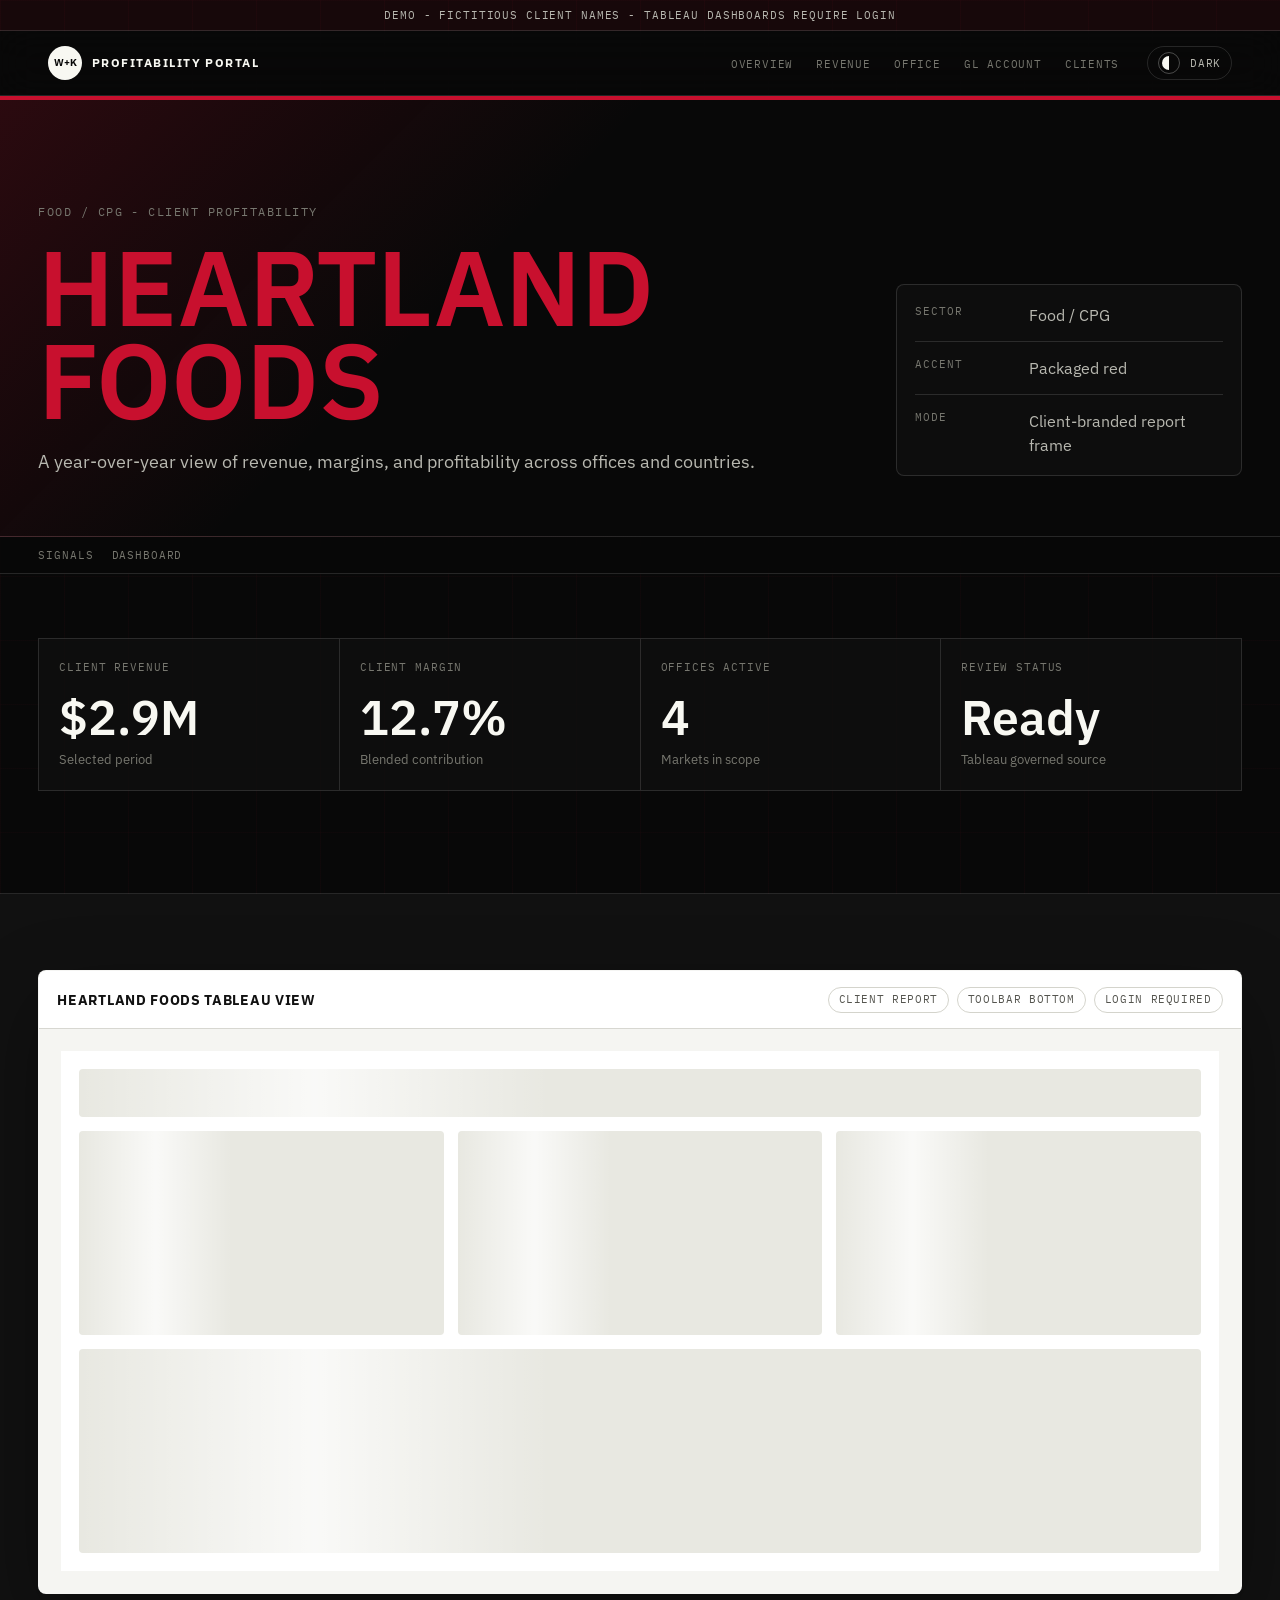
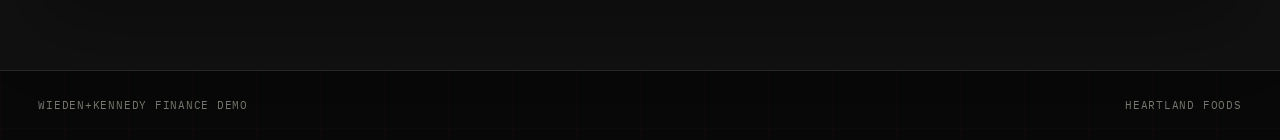
<file: heartland-foods.html>
<!DOCTYPE html>
<html lang="en" data-theme="dark">
<head>
  <meta charset="UTF-8">
  <meta name="viewport" content="width=device-width, initial-scale=1.0">
  <meta name="robots" content="noindex, nofollow">
  <meta name="description" content="Heartland Foods profitability report in the Wieden+Kennedy portal demo.">
  <meta property="og:title" content="Heartland Foods - Profitability Report">
  <meta property="og:description" content="Client-branded Tableau profitability report frame.">
  <meta property="og:type" content="website">
  <title>Heartland Foods - Profitability Report</title>
  <link rel="icon" href="data:image/svg+xml,%3Csvg xmlns='http://www.w3.org/2000/svg' viewBox='0 0 64 64'%3E%3Crect width='64' height='64' rx='32' fill='%23080808'/%3E%3Ctext x='50%25' y='54%25' text-anchor='middle' font-size='18' font-family='Arial' font-weight='700' fill='white'%3EW%2BK%3C/text%3E%3C/svg%3E">
  <link rel="preconnect" href="https://fonts.googleapis.com">
  <link rel="preconnect" href="https://fonts.gstatic.com" crossorigin>
  <link href="https://fonts.googleapis.com/css2?family=IBM+Plex+Mono:wght@400;500;600&family=IBM+Plex+Sans:wght@400;500;600;700&display=swap" rel="stylesheet">
  <link rel="stylesheet" href="assets/styles.css">
  <script src="assets/app.js" defer></script>
</head>
<body class="client-page" style="--accent:#C8102E;--accent-rgb:200,16,46">
  <a class="skip-link" href="#dashboard">Skip to dashboard</a>
  <div class="demo-banner">Demo - fictitious client names - Tableau dashboards require login</div>

  <nav class="site-nav" aria-label="Primary navigation">
    <a class="site-nav__brand" href="index.html">
      <span class="site-nav__mark">W+K</span>
      <span>Profitability Portal</span>
    </a>
    <div class="site-nav__links" aria-label="Report navigation">
      <a href="overview.html">Overview</a>
      <a href="revenue-analysis.html">Revenue</a>
      <a href="office-profitability.html">Office</a>
      <a href="gl-account-analysis.html">GL Account</a>
      <a href="index.html#client-reports">Clients</a>
    </div>
    <button class="theme-toggle" type="button" data-theme-toggle aria-pressed="false">
      <span class="theme-toggle__icon" aria-hidden="true"></span>
      <span class="theme-toggle__text" data-theme-label>Dark</span>
    </button>
  </nav>

  <main>
    <header class="page-hero">
      <div class="container page-hero__grid">
        <div data-reveal>
          <p class="eyebrow">Food / CPG - client profitability</p>
          <h1>Heartland Foods</h1>
          <p class="page-hero__copy">A year-over-year view of revenue, margins, and profitability across offices and countries.</p>
        </div>
        <aside class="report-context" aria-label="Report context" data-reveal>
          <dl>
            <div>
              <dt>Sector</dt>
              <dd>Food / CPG</dd>
            </div>
            <div>
              <dt>Accent</dt>
              <dd>Packaged red</dd>
            </div>
            <div>
              <dt>Mode</dt>
              <dd>Client-branded report frame</dd>
            </div>
          </dl>
        </aside>
      </div>
    </header>

    <nav class="subnav" aria-label="Page sections">
      <div class="container subnav__inner">
        <a href="#signals">Signals</a>
        <a href="#dashboard">Dashboard</a>
      </div>
    </nav>

    <section class="section section--compact" id="signals">
      <div class="container">
        <div class="signal-band" data-reveal>
          <div class="signal">
            <span class="signal__label">Client revenue</span>
            <strong class="signal__value" data-count="$2.9M">$2.9M</strong>
            <span class="signal__note">Selected period</span>
          </div>
          <div class="signal">
            <span class="signal__label">Client margin</span>
            <strong class="signal__value" data-count="12.7%">12.7%</strong>
            <span class="signal__note">Blended contribution</span>
          </div>
          <div class="signal">
            <span class="signal__label">Offices active</span>
            <strong class="signal__value" data-count="4">4</strong>
            <span class="signal__note">Markets in scope</span>
          </div>
          <div class="signal">
            <span class="signal__label">Review status</span>
            <strong class="signal__value">Ready</strong>
            <span class="signal__note">Tableau governed source</span>
          </div>
        </div>
      </div>
    </section>

    <section class="viz-section" id="dashboard">
      <div class="container">
        <div class="dashboard-frame" data-viz-frame data-reveal>
          <div class="dashboard-frame__chrome">
            <h2 class="dashboard-frame__title">Heartland Foods Tableau view</h2>
            <div class="dashboard-frame__meta" aria-label="Dashboard metadata">
              <span class="pill">Client report</span>
              <span class="pill">Toolbar bottom</span>
              <span class="pill">Login required</span>
            </div>
          </div>
          <div class="dashboard-frame__body">
            <div class="dashboard-skeleton" aria-hidden="true">
              <div class="skeleton-line"></div>
              <div class="skeleton-grid">
                <div class="skeleton-block"></div>
                <div class="skeleton-block"></div>
                <div class="skeleton-block"></div>
              </div>
              <div class="skeleton-block"></div>
            </div>
            <tableau-viz
              src="https://prod-useast-a.online.tableau.com/t/wk/views/ClientProfitabilityDashboard/Anheuser-BuschInBev"
              width="100%" height="2040" hide-tabs toolbar="bottom">
            </tableau-viz>
          </div>
        </div>
      </div>
    </section>
  </main>

  <footer class="footer">
    <div class="container footer__inner">
      <span>Wieden+Kennedy finance demo</span>
      <span>Heartland Foods</span>
    </div>
  </footer>
</body>
</html>
</file>
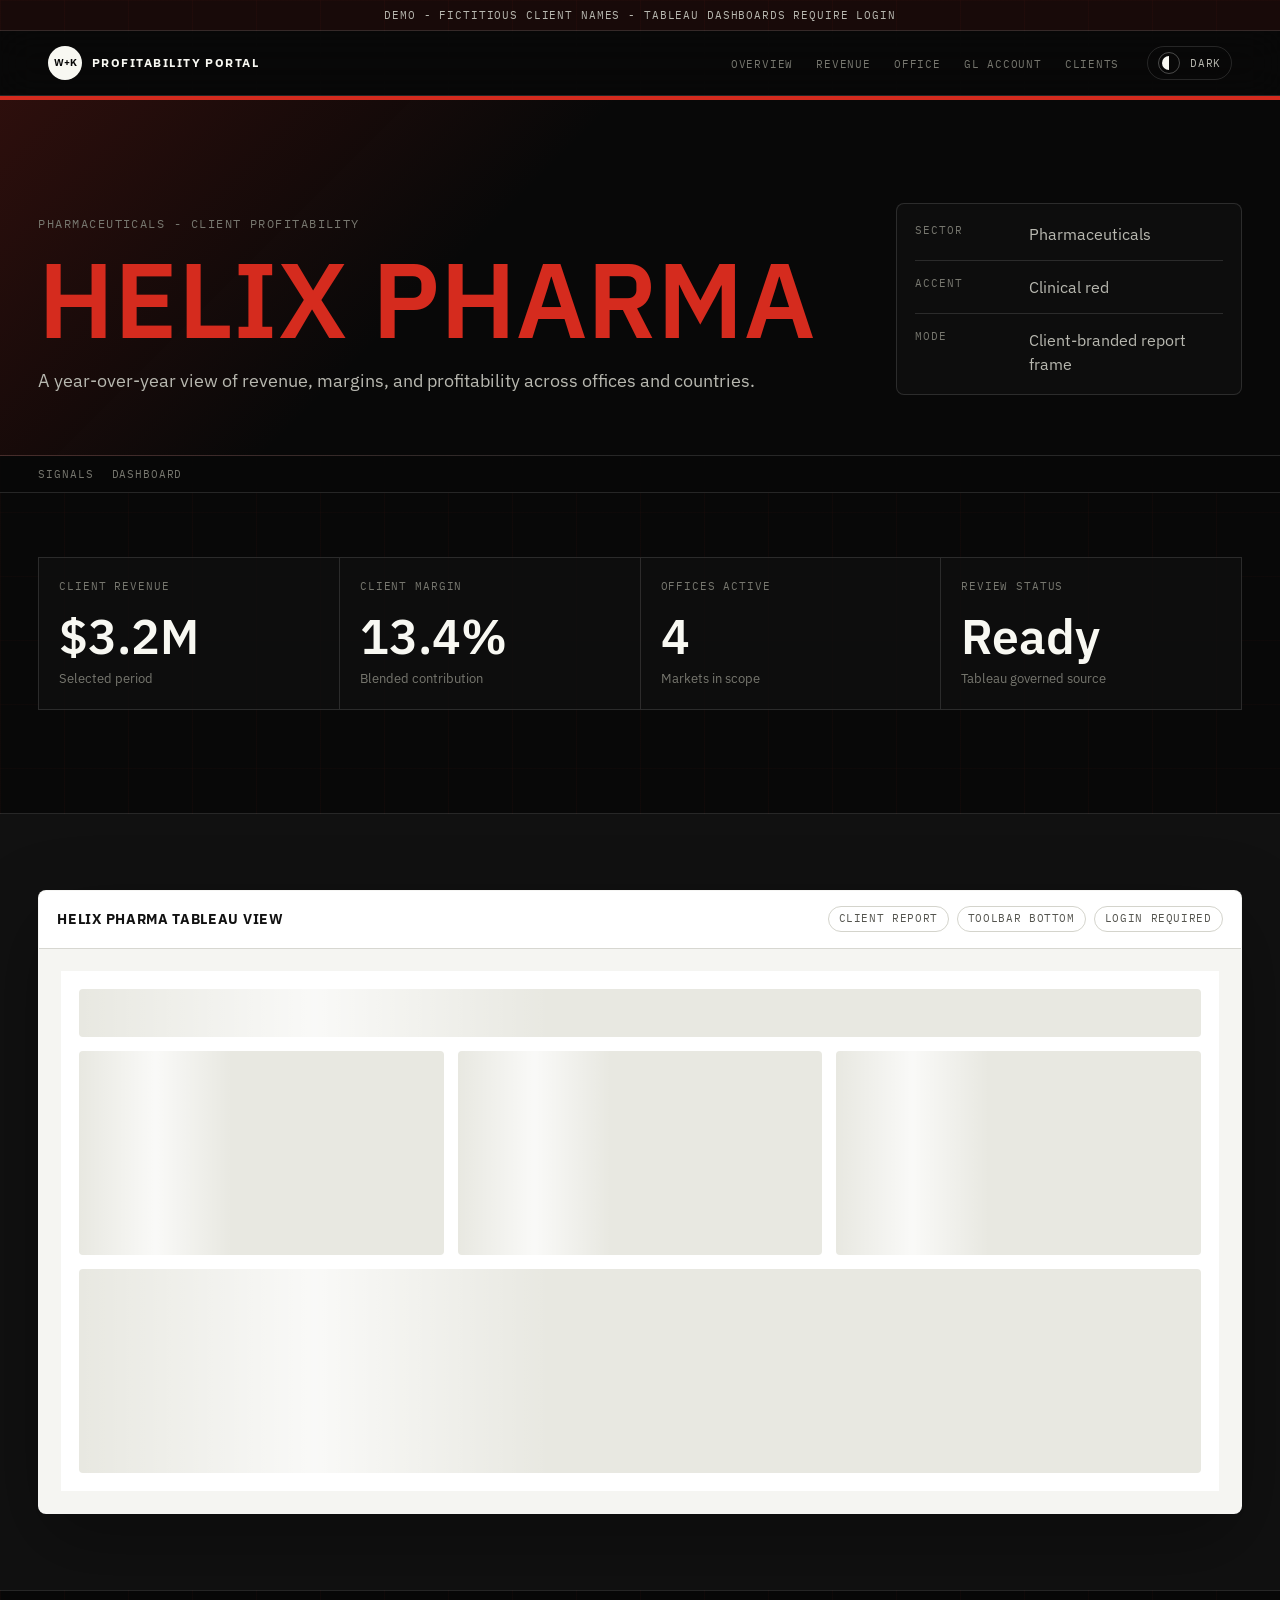
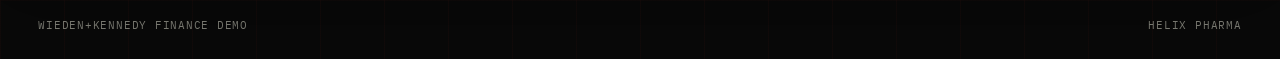
<file: helix-pharma.html>
<!DOCTYPE html>
<html lang="en" data-theme="dark">
<head>
  <meta charset="UTF-8">
  <meta name="viewport" content="width=device-width, initial-scale=1.0">
  <meta name="robots" content="noindex, nofollow">
  <meta name="description" content="Helix Pharma profitability report in the Wieden+Kennedy portal demo.">
  <meta property="og:title" content="Helix Pharma - Profitability Report">
  <meta property="og:description" content="Client-branded Tableau profitability report frame.">
  <meta property="og:type" content="website">
  <title>Helix Pharma - Profitability Report</title>
  <link rel="icon" href="data:image/svg+xml,%3Csvg xmlns='http://www.w3.org/2000/svg' viewBox='0 0 64 64'%3E%3Crect width='64' height='64' rx='32' fill='%23080808'/%3E%3Ctext x='50%25' y='54%25' text-anchor='middle' font-size='18' font-family='Arial' font-weight='700' fill='white'%3EW%2BK%3C/text%3E%3C/svg%3E">
  <link rel="preconnect" href="https://fonts.googleapis.com">
  <link rel="preconnect" href="https://fonts.gstatic.com" crossorigin>
  <link href="https://fonts.googleapis.com/css2?family=IBM+Plex+Mono:wght@400;500;600&family=IBM+Plex+Sans:wght@400;500;600;700&display=swap" rel="stylesheet">
  <link rel="stylesheet" href="assets/styles.css">
  <script src="assets/app.js" defer></script>
</head>
<body class="client-page" style="--accent:#D52B1E;--accent-rgb:213,43,30">
  <a class="skip-link" href="#dashboard">Skip to dashboard</a>
  <div class="demo-banner">Demo - fictitious client names - Tableau dashboards require login</div>

  <nav class="site-nav" aria-label="Primary navigation">
    <a class="site-nav__brand" href="index.html">
      <span class="site-nav__mark">W+K</span>
      <span>Profitability Portal</span>
    </a>
    <div class="site-nav__links" aria-label="Report navigation">
      <a href="overview.html">Overview</a>
      <a href="revenue-analysis.html">Revenue</a>
      <a href="office-profitability.html">Office</a>
      <a href="gl-account-analysis.html">GL Account</a>
      <a href="index.html#client-reports">Clients</a>
    </div>
    <button class="theme-toggle" type="button" data-theme-toggle aria-pressed="false">
      <span class="theme-toggle__icon" aria-hidden="true"></span>
      <span class="theme-toggle__text" data-theme-label>Dark</span>
    </button>
  </nav>

  <main>
    <header class="page-hero">
      <div class="container page-hero__grid">
        <div data-reveal>
          <p class="eyebrow">Pharmaceuticals - client profitability</p>
          <h1>Helix Pharma</h1>
          <p class="page-hero__copy">A year-over-year view of revenue, margins, and profitability across offices and countries.</p>
        </div>
        <aside class="report-context" aria-label="Report context" data-reveal>
          <dl>
            <div>
              <dt>Sector</dt>
              <dd>Pharmaceuticals</dd>
            </div>
            <div>
              <dt>Accent</dt>
              <dd>Clinical red</dd>
            </div>
            <div>
              <dt>Mode</dt>
              <dd>Client-branded report frame</dd>
            </div>
          </dl>
        </aside>
      </div>
    </header>

    <nav class="subnav" aria-label="Page sections">
      <div class="container subnav__inner">
        <a href="#signals">Signals</a>
        <a href="#dashboard">Dashboard</a>
      </div>
    </nav>

    <section class="section section--compact" id="signals">
      <div class="container">
        <div class="signal-band" data-reveal>
          <div class="signal">
            <span class="signal__label">Client revenue</span>
            <strong class="signal__value" data-count="$3.2M">$3.2M</strong>
            <span class="signal__note">Selected period</span>
          </div>
          <div class="signal">
            <span class="signal__label">Client margin</span>
            <strong class="signal__value" data-count="13.4%">13.4%</strong>
            <span class="signal__note">Blended contribution</span>
          </div>
          <div class="signal">
            <span class="signal__label">Offices active</span>
            <strong class="signal__value" data-count="4">4</strong>
            <span class="signal__note">Markets in scope</span>
          </div>
          <div class="signal">
            <span class="signal__label">Review status</span>
            <strong class="signal__value">Ready</strong>
            <span class="signal__note">Tableau governed source</span>
          </div>
        </div>
      </div>
    </section>

    <section class="viz-section" id="dashboard">
      <div class="container">
        <div class="dashboard-frame" data-viz-frame data-reveal>
          <div class="dashboard-frame__chrome">
            <h2 class="dashboard-frame__title">Helix Pharma Tableau view</h2>
            <div class="dashboard-frame__meta" aria-label="Dashboard metadata">
              <span class="pill">Client report</span>
              <span class="pill">Toolbar bottom</span>
              <span class="pill">Login required</span>
            </div>
          </div>
          <div class="dashboard-frame__body">
            <div class="dashboard-skeleton" aria-hidden="true">
              <div class="skeleton-line"></div>
              <div class="skeleton-grid">
                <div class="skeleton-block"></div>
                <div class="skeleton-block"></div>
                <div class="skeleton-block"></div>
              </div>
              <div class="skeleton-block"></div>
            </div>
            <tableau-viz
              src="https://prod-useast-a.online.tableau.com/t/wk/views/ClientProfitabilityDashboard/Anheuser-BuschInBev"
              width="100%" height="2040" hide-tabs toolbar="bottom">
            </tableau-viz>
          </div>
        </div>
      </div>
    </section>
  </main>

  <footer class="footer">
    <div class="container footer__inner">
      <span>Wieden+Kennedy finance demo</span>
      <span>Helix Pharma</span>
    </div>
  </footer>
</body>
</html>
</file>
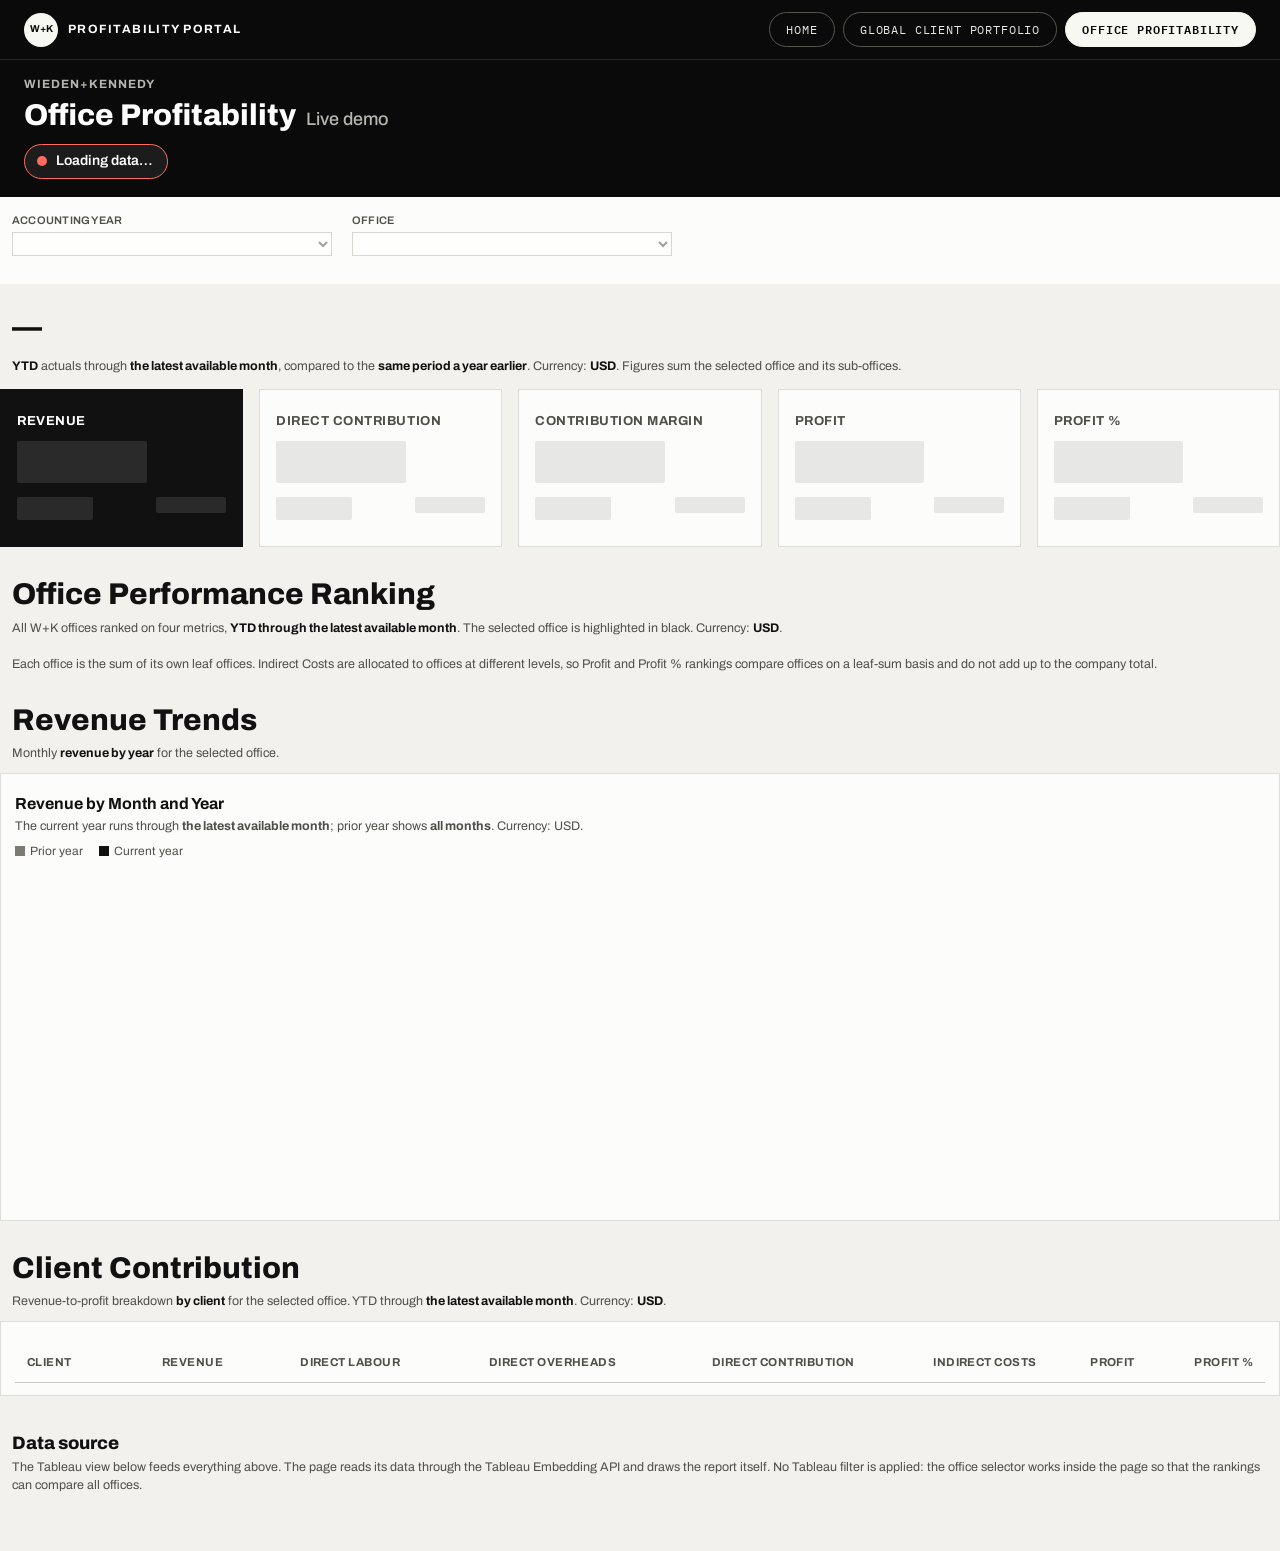
<file: office-profitability-live.html>
<!DOCTYPE html>
<html lang="en">
<head>
<meta charset="UTF-8">
<meta name="viewport" content="width=device-width, initial-scale=1.0">
<meta name="robots" content="noindex, nofollow">
<title>Office Profitability Live</title>
<link rel="preconnect" href="https://fonts.googleapis.com">
<link href="https://fonts.googleapis.com/css2?family=Archivo:wght@400;500;600;700;800&family=IBM+Plex+Mono:wght@400;500;600&display=swap" rel="stylesheet">
<script type="module" src="https://prod-useast-a.online.tableau.com/javascripts/api/tableau.embedding.3.latest.min.js"></script>
<style>
  :root {
    --bg: #F2F1ED; --panel: #FCFCFA; --card: #F4F4F2; --band: #F8F8F5;
    --ink: #111111; --ink2: #4F4F4A; --ink3: #7B7B74; --line: #DDDDDA; --line2: #C9C9C3;
    --good: #146B3A; --bad: #C0392B; --good-dark: #4ADE80; --bad-dark: #FF6B5F;
  }
  * { box-sizing: border-box; }
  body { margin: 0; background: var(--bg); color: var(--ink); font-family: "Archivo", system-ui, sans-serif; font-size: 14px; line-height: 1.45; }
  .pnav { background: #0A0A0A; border-bottom: 1px solid #2A2A2A; display: flex; align-items: center; justify-content: space-between; gap: 20px; padding: 12px 24px; }
  .pnav__brand { display: inline-flex; align-items: center; gap: 10px; color: #fff; text-decoration: none; font-size: 12px; font-weight: 700; letter-spacing: .12em; text-transform: uppercase; white-space: nowrap; }
  .pnav__mark { display: grid; place-items: center; width: 34px; height: 34px; border-radius: 50%; background: #F8F8F2; color: #0A0A0A; font-size: 10px; letter-spacing: 0; }
  .pnav__links { display: flex; flex-wrap: wrap; gap: 8px; }
  .pnav__links a { font-family: "IBM Plex Mono", Consolas, monospace; font-size: 12px; letter-spacing: .07em; text-transform: uppercase; color: #E7E8E6; text-decoration: none; padding: 8px 16px; border: 1px solid #55554F; border-radius: 999px; transition: background .15s, border-color .15s; }
  .pnav__links a:hover { background: #2A2A2A; border-color: #A6A6A0; }
  .pnav__links a[aria-current="page"] { background: #F8F8F2; border-color: #F8F8F2; color: #0A0A0A; font-weight: 600; }
  .pnav__links a:focus-visible, .pnav__brand:focus-visible { outline: 2px solid #fff; outline-offset: 2px; }
  @media (max-width: 640px) { .pnav { padding: 10px 16px; } .pnav__brand span:last-child { display: none; } }
  .pnav + .shell { padding-top: 16px; }
  .shell { background: #0A0A0A; color: #fff; padding: 20px 24px 18px; }
  .shell .brand-label { font-size: 12px; font-weight: 700; letter-spacing: .08em; text-transform: uppercase; color: #B7B7B2; }
  .shell h1 { font-size: 30px; font-weight: 800; line-height: 1.15; margin: 4px 0 0; }
  .shell h1 span { font-size: 18px; font-weight: 500; color: #B7B7B2; margin-left: 10px; }
  .sync { display: inline-flex; align-items: center; gap: 9px; margin-top: 12px; padding: 6px 14px 6px 12px; border: 1px solid #3A3A3A; border-radius: 999px; background: #1C1C1C; font-weight: 600; font-size: 14px; color: #FFFFFF; cursor: default; }
  .sync .dot { width: 10px; height: 10px; border-radius: 50%; background: #A6A6A0; flex: none; }
  .sync.loading .dot, .sync.updating .dot, .sync.signin .dot, .sync.cached .dot { background: #FF6B5F; animation: pulse .8s ease-in-out infinite; }
  .sync.loading, .sync.updating, .sync.signin, .sync.cached { border-color: #FF6B5F; }
  .signin { display: flex; align-items: center; flex-wrap: wrap; gap: 12px 16px; margin-top: 12px; font-size: 14px; color: #E7E8E6; }
  .signin[hidden] { display: none; }
  .signin button { font: inherit; font-weight: 700; padding: 8px 16px; background: #FFFFFF; color: #111111; border: 0; border-radius: 3px; cursor: pointer; }
  .signin button:focus-visible { outline: 2px solid #FFFFFF; outline-offset: 2px; }
  .sync.ready .dot { background: #4ADE80; }
  .sync.error .dot { background: #FF6B5F; }
  .sync.error { color: #FF6B5F; }
  @keyframes pulse { 0%, 100% { opacity: 1; } 50% { opacity: .25; } }

  body.is-loading .kpi .v, body.is-loading .kpi .row span { color: transparent !important; background: #E7E8E6; border-radius: 2px; }
  body.is-loading .kpi .v { width: 62%; }
  body.is-loading .kpi.dark .v, body.is-loading .kpi.dark .row span { background: #2A2A2A; }
  body.is-loading .kpi .row span { min-width: 70px; min-height: 16px; display: inline-block; }
  body.is-updating .kpis { opacity: .45; transition: opacity .15s; }
  main { max-width: 1480px; margin: 0 auto; padding: 0 0 48px; }

  .filters { background: var(--panel); display: grid; grid-template-columns: repeat(2, minmax(0, 320px)); gap: 20px; padding: 16px 12px 28px; }
  .filters label { display: block; font-size: 11px; font-weight: 600; text-transform: uppercase; color: var(--ink2); margin-bottom: 3px; letter-spacing: .02em; }
  .filters select { width: 100%; font: inherit; font-size: 13px; padding: 3px 6px; border: 1px solid var(--ink); background: #fff; border-radius: 0; }
  .filters select:disabled { color: var(--ink3); border-color: var(--line2); }
  .filters select:focus-visible { outline: 2px solid var(--ink); outline-offset: 2px; }
  .caption { font-size: 12.5px; color: var(--ink2); padding: 4px 12px 14px; margin: 0; }
  .caption b { color: var(--ink); }
  .empty-state { margin: 0 0 12px; padding: 16px; background: var(--panel); border: 1px solid var(--line); color: var(--ink2); }
  .office-title { font-size: 30px; font-weight: 800; margin: 22px 12px 4px; }
  .office-title .sep { color: var(--ink3); font-weight: 500; margin: 0 8px; }

  .kpis { display: grid; grid-template-columns: repeat(5, 1fr); gap: 16px; }
  .kpi { background: var(--panel); padding: 22px 16px 16px; min-height: 158px; border: 1px solid var(--line); }
  .kpi .k { font-size: 13px; font-weight: 700; letter-spacing: .04em; text-transform: uppercase; color: var(--ink2); }
  .kpi .v { font-size: 38px; font-weight: 800; line-height: 1.1; margin: 10px 0 14px; letter-spacing: -.01em; }
  .kpi .row { display: flex; justify-content: space-between; align-items: baseline; font-size: 15px; font-weight: 700; }
  .kpi .py small { font-size: 12px; font-weight: 500; margin-right: 6px; color: var(--ink2); }
  .kpi.dark { background: var(--ink); color: #fff; border-color: var(--ink); }
  .kpi.dark .k { color: #fff; }
  .kpi.dark .py small { color: #B7B7B2; }
  .delta.pos { color: var(--good); } .delta.neg { color: var(--bad); }
  .kpi.dark .delta.pos { color: var(--good-dark); } .kpi.dark .delta.neg { color: var(--bad-dark); }
  .delta.na { color: var(--ink3); }

  h2.sec { font-size: 30px; font-weight: 800; margin: 26px 12px 2px; }
  .h2sub { font-size: 12.5px; color: var(--ink2); margin: 0 12px 10px; }
  .h2sub b { color: var(--ink); }
  .panel { background: var(--panel); border: 1px solid var(--line); padding: 18px 14px 12px; }
  .panel h3 { font-size: 16px; margin: 0; font-weight: 700; }
  .panel .sub { font-size: 12.5px; color: var(--ink2); margin: 2px 0 8px; }
  body.is-updating .rankings, body.is-updating #chart, body.is-updating .pl { opacity: .45; transition: opacity .15s; }

  .rankings { display: grid; grid-template-columns: repeat(2, 1fr); gap: 16px; }
  .rank-head { display: flex; align-items: baseline; flex-wrap: wrap; gap: 0 10px; margin-bottom: 10px; }
  .rank-head .pos { font-size: 13px; font-weight: 500; color: var(--ink2); }
  .rank-head .pos b { color: var(--ink); font-weight: 800; }
  .rank-head .dot { color: var(--ink3); }
  .rank-row { display: grid; grid-template-columns: 130px 1fr; align-items: center; gap: 10px; padding: 3px 0; font-size: 13px; }
  .rank-row .nm { white-space: nowrap; overflow: hidden; text-overflow: ellipsis; color: var(--ink2); }
  .rank-row.sel .nm { color: var(--ink); font-weight: 700; }
  .rank-row .bar-cell { display: grid; grid-template-columns: 1fr 76px; align-items: center; gap: 8px; min-width: 0; }
  .rank-row .track { position: relative; height: 14px; }
  .rank-row .track.has-neg::before { content: ""; position: absolute; left: var(--zero); top: -3px; bottom: -3px; width: 1px; background: var(--line2); }
  .rank-row .bar { position: absolute; top: 0; height: 14px; background: #B7B7B2; min-width: 2px; }
  .rank-row.sel .bar { background: var(--ink); }
  .rank-row .val { font-size: 12.5px; font-variant-numeric: tabular-nums; color: var(--ink2); white-space: nowrap; }
  .rank-row.sel .val { color: var(--ink); font-weight: 700; }
  .rank-row .bar.neg { background: var(--bad); opacity: .55; }
  .rank-row.sel .bar.neg { opacity: 1; }

  .legend { display: flex; gap: 16px; font-size: 12px; color: var(--ink2); margin-bottom: 4px; }
  .legend i { display: inline-block; width: 10px; height: 10px; margin-right: 5px; vertical-align: -1px; }
  #chart { width: 100%; height: auto; display: block; }
  .chart-box { position: relative; }
  #chart .bar { cursor: default; }
  #chart .bar:hover { opacity: .8; }
  .chart-tip { position: absolute; pointer-events: none; background: var(--ink); color: #fff; padding: 8px 12px; font-size: 12.5px; line-height: 1.4; white-space: nowrap; box-shadow: 0 2px 8px rgba(0,0,0,.18); z-index: 2; }
  .chart-tip[hidden] { display: none; }
  .chart-tip .t { font-weight: 700; }
  .chart-tip .v { font-size: 14px; font-weight: 600; }
  .chart-tip .d.pos { color: var(--good-dark); } .chart-tip .d.neg { color: var(--bad-dark); }

  .pl-wrap { overflow-x: auto; }
  .pl { width: 100%; border-collapse: collapse; font-size: 13px; font-variant-numeric: tabular-nums; }
  .pl th { font-size: 11.5px; font-weight: 700; letter-spacing: .04em; text-transform: uppercase; color: var(--ink2); text-align: right; padding: 14px 12px 12px; border-bottom: 1px solid var(--line2); white-space: nowrap; }
  .pl th:first-child, .pl td:first-child { text-align: left; }
  .pl td { text-align: right; padding: 8px 12px; border-bottom: 1px solid var(--line); white-space: nowrap; }
  .pl tr.total td { font-weight: 700; background: var(--band); border-bottom: 1px solid var(--line2); }
  .pl tr.client td:first-child { font-weight: 600; }

  .status { font-size: 12px; color: var(--ink3); margin: 14px 12px 0; }
  .status.err { color: var(--bad); font-weight: 600; }
  .source { margin-top: 34px; }
  .source h2 { font-size: 18px; font-weight: 800; margin: 0 12px 2px; }
  .source .note { font-size: 12.5px; color: var(--ink2); margin: 0 12px 8px; }

  @media (max-width: 900px) {
    .filters { grid-template-columns: 1fr 1fr; }
    .kpis { grid-template-columns: 1fr 1fr; }
    .kpi .v { font-size: 34px; }
    .office-title, h2.sec { font-size: 24px; }
    .rankings { grid-template-columns: 1fr; }
  }
</style>
</head>
<body class="is-loading">
<nav class="pnav" aria-label="Portal">
  <a class="pnav__brand" href="index.html"><span class="pnav__mark">W+K</span><span>Profitability Portal</span></a>
  <div class="pnav__links">
    <a href="index.html">Home</a>
    <a href="global-client-portfolio-live.html">Global Client Portfolio</a>
    <a href="office-profitability-live.html" aria-current="page">Office Profitability</a>
  </div>
</nav>
<div class="shell">
  <div class="brand-label">Wieden+Kennedy</div>
  <h1>Office Profitability<span>Live demo</span></h1>
  <div class="sync loading" id="sync" role="status" aria-live="polite"><span class="dot"></span><span id="sync-text">Loading data…</span></div>
  <div class="signin" id="signin" hidden>
    <span>Tableau needs you to sign in before the report can load. The sign-in box is in the Tableau view at the bottom of the page.</span>
    <button type="button" id="signin-btn">Sign in below ↓</button>
  </div>
</div>
<main>
  <section class="filters">
    <div><label for="f-year">Accounting Year</label><select id="f-year" disabled></select></div>
    <div><label for="f-office">Office</label><select id="f-office" disabled></select></div>
  </section>

  <h1 class="office-title" id="office-title">—</h1>
  <p class="caption"><b>YTD</b> actuals through <b id="period-label">the latest available month</b>, compared to the <b>same period a year earlier</b>. Currency: <b>USD</b>. Figures sum the selected office and its sub-offices.</p>
  <p class="empty-state" id="empty-state" hidden>No data for this selection.</p>

  <section class="kpis">
    <div class="kpi dark" id="k-rev"><div class="k">Revenue</div><div class="v">—</div><div class="row"><span class="py"><small></small><span></span></span><span class="delta"></span></div></div>
    <div class="kpi" id="k-dc"><div class="k">Direct Contribution</div><div class="v">—</div><div class="row"><span class="py"><small></small><span></span></span><span class="delta"></span></div></div>
    <div class="kpi" id="k-cm"><div class="k">Contribution Margin</div><div class="v">—</div><div class="row"><span class="py"><small></small><span></span></span><span class="delta"></span></div></div>
    <div class="kpi" id="k-pr"><div class="k">Profit</div><div class="v">—</div><div class="row"><span class="py"><small></small><span></span></span><span class="delta"></span></div></div>
    <div class="kpi" id="k-pp"><div class="k">Profit %</div><div class="v">—</div><div class="row"><span class="py"><small></small><span></span></span><span class="delta"></span></div></div>
  </section>

  <h2 class="sec">Office Performance Ranking</h2>
  <p class="h2sub">All W+K offices ranked on four metrics, <b>YTD through <span id="rk-cutoff">the latest available month</span></b>. The selected office is highlighted in black. Currency: <b>USD</b>.</p>
  <section class="rankings" id="rankings"></section>
  <p class="h2sub" style="margin-top:8px">Each office is the sum of its own leaf offices. Indirect Costs are allocated to offices at different levels, so Profit and Profit % rankings compare offices on a leaf-sum basis and do not add up to the company total.</p>

  <h2 class="sec">Revenue Trends</h2>
  <p class="h2sub">Monthly <b>revenue by year</b> for the selected office.</p>
  <div class="panel">
    <h3>Revenue by Month and Year</h3>
    <p class="sub">The current year runs through <b id="chart-cutoff">the latest available month</b>; prior year shows <b>all months</b>. Currency: USD.</p>
    <div class="legend"><span><i style="background:#7B7B74"></i><span id="lg-py">Prior year</span></span><span><i style="background:#111111"></i><span id="lg-cy">Current year</span></span></div>
    <div class="chart-box">
      <svg id="chart" viewBox="0 0 1200 330" role="img" aria-label="Revenue by month and year"></svg>
      <div class="chart-tip" id="chart-tip" hidden></div>
    </div>
  </div>

  <h2 class="sec" id="cl-title">Client Contribution</h2>
  <p class="h2sub">Revenue-to-profit breakdown <b>by client</b> for the selected office. YTD through <b id="pl-cutoff">the latest available month</b>. Currency: <b>USD</b>.</p>
  <div class="panel">
    <div class="pl-wrap">
      <table class="pl" id="pl">
        <thead><tr><th>Client</th><th>Revenue</th><th>Direct Labour</th><th>Direct Overheads</th><th>Direct Contribution</th><th>Indirect Costs</th><th>Profit</th><th>Profit %</th></tr></thead>
        <tbody id="pl-body"></tbody>
      </table>
    </div>
  </div>

  <p class="status err" id="status" hidden></p>

  <section class="source" id="source">
    <h2>Data source</h2>
    <p class="note">The Tableau view below feeds everything above. The page reads its data through the Tableau Embedding API and draws the report itself. No Tableau filter is applied: the office selector works inside the page so that the rankings can compare all offices.</p>
    <tableau-viz id="viz"
      src="https://prod-useast-a.online.tableau.com/t/wk/views/TESTEmbeddingAPIData/SRC_CPD_ClientOfficeMonth"
      width="100%" height="420" toolbar="hidden" hide-tabs iframe-attr-loading="eager">
    </tableau-viz>
  </section>
</main>

<script type="module">
  const viz = document.getElementById("viz");
  const statusEl = document.getElementById("status");
  const yearSel = document.getElementById("f-year");
  const officeSel = document.getElementById("f-office");
  const MONTHS = ["January","February","March","April","May","June","July","August","September","October","November","December"];
  const MONTH_WORDS = {
    january:1, jan:1, enero:1, ene:1, february:2, feb:2, febrero:2, march:3, mar:3, marzo:3,
    april:4, apr:4, abril:4, abr:4, may:5, mayo:5, june:6, jun:6, junio:6, july:7, jul:7, julio:7,
    august:8, aug:8, agosto:8, ago:8, september:9, sep:9, sept:9, septiembre:9, setiembre:9,
    october:10, oct:10, octubre:10, november:11, nov:11, noviembre:11, december:12, dec:12, diciembre:12, dic:12
  };
  const DEFAULT_OFFICE = "New York";

  // One fact per year x month x client x parent office, leaf rows only (the WKI root row is excluded:
  // an office's figures are the sum of its own leaf offices, as in the Tableau report).
  let facts = [];
  let reading = false, rerun = false, timer = null;

  const syncEl = document.getElementById("sync");
  const syncText = document.getElementById("sync-text");
  let loaded = false;
  let lastSync = "";

  function setState(state, text, detail) {
    syncEl.className = "sync " + state;
    syncText.textContent = text;
    syncEl.title = detail || "";
    if (state === "ready" || state === "error" || state === "cached") document.body.classList.remove("is-loading");
    document.body.classList.toggle("is-updating", state === "updating");
    statusEl.hidden = state !== "error";
    statusEl.textContent = state === "error" ? detail || text : "";
  }
  function busyState() {
    if (fromCache) return ["cached", "Saved data from " + lastSync + " · Updating…"];
    return loaded ? ["updating", "Updating…"] : ["loading", "Loading data…"];
  }

  // ---------- local cache (IndexedDB): paint the last read instantly, refresh from Tableau in the background ----------
  const CACHE_KEY = "office-profitability-facts-v1";
  let fromCache = false;
  function idb() {
    return new Promise((res, rej) => {
      const r = indexedDB.open("wk-portal-demo", 1);
      r.onupgradeneeded = () => r.result.createObjectStore("cache");
      r.onsuccess = () => res(r.result);
      r.onerror = () => rej(r.error);
    });
  }
  async function cacheGet() {
    try {
      const db = await idb();
      return await new Promise((res, rej) => {
        const q = db.transaction("cache").objectStore("cache").get(CACHE_KEY);
        q.onsuccess = () => res(q.result || null);
        q.onerror = () => rej(q.error);
      });
    } catch (_) { return null; }
  }
  async function cachePut(v) {
    try {
      const db = await idb();
      await new Promise((res, rej) => {
        const t = db.transaction("cache", "readwrite");
        t.objectStore("cache").put(v, CACHE_KEY);
        t.oncomplete = res;
        t.onerror = () => rej(t.error);
      });
    } catch (_) {}
  }
  function errText(e) { return e && e.message ? e.message : String(e); }
  function sheet() {
    const s = viz.workbook.activeSheet;
    return s.sheetType === "worksheet" ? s : (s.worksheets && s.worksheets[0]) || null;
  }

  // ---------- data shape ----------
  function toNum(v) {
    if (typeof v === "number") return v;
    if (typeof v === "string" && v.trim() !== "" && !isNaN(Number(v))) return Number(v);
    return null;
  }
  function monthOf(cell) {
    const n = toNum(cell.value);
    if (n !== null && Number.isInteger(n) && n >= 1 && n <= 12) return n;
    for (const s of [cell.value, cell.formattedValue]) {
      if (typeof s === "string") {
        const m = MONTH_WORDS[s.trim().toLowerCase().replace(/\./g, "")];
        if (m) return m;
      }
    }
    return null;
  }
  // SRC_CPD_ClientOfficeMonth carries each measure as _USD and _Local; the page is USD-only.
  function kindOf(name) {
    const s = String(name || "").trim().toLowerCase();
    return { revenue_usd: "rev", directlabour_usd: "dl", directoverheads_usd: "dov",
             directcontribution_usd: "dc", indirectcosts_usd: "ind" }[s] || null;
  }

  function parse(table) {
    const cols = table.columns, rows = table.data;
    if (!rows.length) return [];
    const names = cols.map(c => c.fieldName.trim());
    const find = re => names.findIndex(n => re.test(n));
    const mn = find(/^(measure names|nombres de medidas)$/i);
    const mv = find(/^(measure values|valores de medidas)$/i);
    const ai = find(/^abstract$/i);
    const ci = find(/^reportingclient/i);
    const pi = find(/^parent\s*office/i);
    let yi = -1, mi = -1;
    cols.forEach((c, i) => {
      if (yi >= 0 || i === mn || i === mv) return;
      if (rows.every(r => { const n = toNum(r[i].value); return n !== null && n >= 1900 && n <= 2100; })) yi = i;
    });
    cols.forEach((c, i) => {
      if (mi >= 0 || i === mn || i === mv || i === yi) return;
      if (rows.every(r => monthOf(r[i]) !== null)) mi = i;
    });
    if (yi < 0 || mi < 0 || ai < 0 || ci < 0 || pi < 0) throw new Error("Unexpected data shape. Columns: " + names.join(" · "));
    const isLeaf = r => { const v = r[ai].value; return v === false || /^(false|falso)$/i.test(String(v)); };

    const map = new Map();
    const fact = r => {
      const y = toNum(r[yi].value), m = monthOf(r[mi]), client = r[ci].formattedValue, office = r[pi].formattedValue;
      const k = [y, m, client, office].join("|");
      if (!map.has(k)) map.set(k, { y, m, client, office, rev: 0, dl: 0, dov: 0, dc: 0, ind: 0 });
      return map.get(k);
    };
    if (mn >= 0 && mv >= 0) {
      rows.filter(isLeaf).forEach(r => {
        const k = kindOf(r[mn].value) || kindOf(r[mn].formattedValue);
        const v = toNum(r[mv].value);
        if (k && v !== null) fact(r)[k] += v;
      });
    } else {
      const ms = cols.map((c, i) => ({ i, k: kindOf(c.fieldName) })).filter(x => x.k);
      if (!ms.length) throw new Error("No Revenue/Direct Contribution columns found. Columns: " + names.join(" · "));
      rows.filter(isLeaf).forEach(r => { const f = fact(r); ms.forEach(({ i, k }) => { const v = toNum(r[i].value); if (v !== null) f[k] += v; }); });
    }
    return [...map.values()];
  }

  // ---------- reading ----------
  function refresh() { clearTimeout(timer); timer = setTimeout(readNow, 120); }

  async function readNow() {
    if (reading) { rerun = true; return; }
    reading = true;
    setState(...busyState());
    let reader;
    try {
      const t0 = performance.now();
      reader = await sheet().getSummaryDataReaderAsync();
      const table = await reader.getAllPagesAsync();
      const ms = Math.round(performance.now() - t0);
      facts = parse(table);
      fillSelectors();
      render();
      loaded = true;
      lastSync = new Date().toLocaleTimeString("en-US", { hour: "2-digit", minute: "2-digit" });
      fromCache = false;
      cachePut({ facts, time: lastSync });
      setState("ready", "Ready · Read from Tableau at " + lastSync,
        table.data.length + " rows read in " + ms + " ms");
    } catch (e) {
      setState("error", "Error", "Could not read data from Tableau: " + errText(e));
    } finally {
      if (reader) { try { await reader.releaseAsync(); } catch (_) {} }
      reading = false;
      if (rerun) { rerun = false; refresh(); }
    }
  }

  // ---------- selectors (in-page; no Tableau filter is applied) ----------
  function fill(sel, values, keep) {
    sel.replaceChildren();
    values.forEach(v => { const o = document.createElement("option"); o.value = v; o.textContent = v; sel.appendChild(o); });
    if (keep && values.map(String).includes(String(keep))) sel.value = keep;
    sel.disabled = values.length === 0;
  }
  function fillSelectors() {
    const years = [...new Set(facts.filter(f => f.rev !== 0).map(f => f.y))].sort((a, b) => b - a);
    fill(yearSel, years, yearSel.value);
    const offices = [...new Set(facts.map(f => f.office).filter(o => o && String(o).trim() !== ""))]
      .sort((a, b) => String(a).localeCompare(String(b)));
    fill(officeSel, offices, officeSel.value || (offices.includes(DEFAULT_OFFICE) ? DEFAULT_OFFICE : offices[0]));
  }
  yearSel.addEventListener("change", render);
  officeSel.addEventListener("change", render);

  // ---------- KPIs ----------
  function fmtMoney(v) {
    if (v === null || !isFinite(v)) return "—";
    const a = Math.abs(v), sign = v < 0 ? "-" : "";
    if (a >= 1e9) return sign + "$" + (a / 1e9).toFixed(1) + "B";
    if (a >= 1e6) return sign + "$" + (a / 1e6).toFixed(1) + "M";
    if (a >= 1e3) return sign + "$" + (a / 1e3).toFixed(1) + "K";
    return sign + "$" + a.toFixed(0);
  }
  function fmtPct(v) { return v === null || !isFinite(v) ? "—" : (v * 100).toFixed(1) + "%"; }
  function pctDelta(cy, py) { return py ? (cy - py) / Math.abs(py) : null; }
  function signed(v, digits, suffix) { return (v >= 0 ? "+" : "") + v.toFixed(digits) + suffix; }

  // YTD sums for one office (leaf offices under the selected parent), plus the count of active clients.
  function officeSums(office, year, cutoff) {
    const s = { rev: 0, dc: 0, ind: 0 }, byClient = new Map();
    let any = false;
    for (const f of facts) {
      if (f.office !== office || f.y !== year || f.m > cutoff) continue;
      s.rev += f.rev; s.dc += f.dc; s.ind += f.ind; any = true;
      byClient.set(f.client, (byClient.get(f.client) || 0) + f.rev);
    }
    if (!any) return null;
    const profit = s.dc - s.ind;
    return {
      rev: s.rev, dc: s.dc, cm: s.rev ? s.dc / s.rev : null,
      profit, pp: s.rev ? profit / s.rev : null,
      clients: [...byClient.entries()].filter(([c, v]) => c && String(c).trim() !== "" && v > 0).length
    };
  }

  function setKpi(id, value, pyYear, pyValue, delta, deltaText) {
    const el = document.getElementById(id);
    el.querySelector(".v").textContent = value;
    el.querySelector(".py small").textContent = pyYear;
    el.querySelector(".py span").textContent = pyValue;
    const d = el.querySelector(".delta");
    d.textContent = deltaText;
    d.className = "delta " + (delta === null ? "na" : delta >= 0 ? "pos" : "neg");
  }

  function render() {
    const cyYear = Number(yearSel.value), office = officeSel.value;
    const titleEl = document.getElementById("office-title");
    document.getElementById("empty-state").hidden = !!cyYear && !!office;
    if (!cyYear || !office) {
      for (const id of ["k-rev", "k-dc", "k-cm", "k-pr", "k-pp"]) setKpi(id, "—", "", "", null, "n/a");
      titleEl.textContent = "—";
      document.getElementById("period-label").textContent = "the latest available month";
      for (const id of ["rankings", "chart", "pl-body"]) document.getElementById(id).replaceChildren();
      return;
    }
    // Cutoff = last month with revenue in the current year across all offices, so every office shares one period.
    const cyMonths = facts.filter(f => f.y === cyYear && f.rev !== 0).map(f => f.m);
    const cutoff = cyMonths.length ? Math.max(...cyMonths) : 12;
    document.getElementById("period-label").textContent = cyMonths.length ? MONTHS[cutoff - 1] + " " + cyYear : "the latest available month";
    const pyYear = cyYear - 1;
    const cy = officeSums(office, cyYear, cutoff), py = officeSums(office, pyYear, cutoff);

    const sep = '<span class="sep">·</span>';
    titleEl.innerHTML = "";
    const name = document.createElement("span"); name.textContent = office.toUpperCase();
    const rest = document.createElement("span");
    rest.innerHTML = sep + cyYear + sep;
    const ac = document.createElement("span"); ac.textContent = (cy ? cy.clients : 0) + " Active Clients";
    titleEl.append(name, rest, ac);

    const dRev = cy && py ? pctDelta(cy.rev, py.rev) : null;
    const dDc = cy && py ? pctDelta(cy.dc, py.dc) : null;
    const dCm = cy && py && cy.cm !== null && py.cm !== null ? (cy.cm - py.cm) * 10000 : null;
    const dPr = cy && py ? pctDelta(cy.profit, py.profit) : null;
    const dPp = cy && py && cy.pp !== null && py.pp !== null ? (cy.pp - py.pp) * 10000 : null;
    const pyL = py ? pyYear : "";
    setKpi("k-rev", fmtMoney(cy ? cy.rev : null), pyL, py ? fmtMoney(py.rev) : "", dRev, dRev === null ? "n/a" : signed(dRev * 100, 1, "%"));
    setKpi("k-dc", fmtMoney(cy ? cy.dc : null), pyL, py ? fmtMoney(py.dc) : "", dDc, dDc === null ? "n/a" : signed(dDc * 100, 1, "%"));
    setKpi("k-cm", fmtPct(cy ? cy.cm : null), pyL, py ? fmtPct(py.cm) : "", dCm, dCm === null ? "n/a" : signed(dCm, 0, " bps"));
    setKpi("k-pr", fmtMoney(cy ? cy.profit : null), pyL, py ? fmtMoney(py.profit) : "", dPr, dPr === null ? "n/a" : signed(dPr * 100, 1, "%"));
    setKpi("k-pp", fmtPct(cy ? cy.pp : null), pyL, py ? fmtPct(py.pp) : "", dPp, dPp === null ? "n/a" : signed(dPp, 0, " bps"));

    const cutoffLabel = cyMonths.length ? MONTHS[cutoff - 1] + " " + cyYear : "the latest available month";
    for (const id of ["rk-cutoff", "chart-cutoff", "pl-cutoff"]) document.getElementById(id).textContent = cutoffLabel;
    document.getElementById("lg-py").textContent = pyYear;
    document.getElementById("lg-cy").textContent = cyYear;
    document.getElementById("cl-title").textContent = "Client Contribution: " + office;
    drawRankings(office, cyYear, cutoff);
    drawChart(office, cyYear, pyYear, cutoff);
    drawClients(office, cyYear, cutoff);
  }

  // ---------- rankings ----------
  const RANKS = [
    { title: "Revenue", get: s => s.rev, fmt: fmtMoney },
    { title: "Direct Contribution", get: s => s.dc, fmt: fmtMoney },
    { title: "Profit", get: s => s.profit, fmt: fmtMoney },
    { title: "Profit %", get: s => s.pp, fmt: fmtPct },
  ];
  function drawRankings(selected, year, cutoff) {
    // Every office with revenue in the period, each on its own leaf-sum.
    const all = [...new Set(facts.map(f => f.office).filter(o => o && String(o).trim() !== ""))]
      .map(o => ({ office: o, s: officeSums(o, year, cutoff) }))
      .filter(x => x.s && x.s.rev > 0);
    const host = document.getElementById("rankings");
    const frag = document.createDocumentFragment();
    for (const r of RANKS) {
      const rows = all.map(x => ({ office: x.office, v: r.get(x.s) })).filter(x => x.v !== null && isFinite(x.v))
        .sort((a, b) => b.v - a.v);
      // Zero axis: positive bars grow right of it, negative bars grow left of it.
      const maxPos = Math.max(0, ...rows.map(x => x.v));
      const maxNeg = Math.max(0, ...rows.map(x => -x.v));
      const range = (maxPos + maxNeg) || 1;
      const zero = maxNeg / range * 100;
      const panel = document.createElement("article"); panel.className = "panel";
      const head = document.createElement("div"); head.className = "rank-head";
      const h = document.createElement("h3"); h.textContent = r.title;
      const dot = document.createElement("span"); dot.className = "dot"; dot.textContent = "·";
      const info = document.createElement("span"); info.className = "pos";
      const pos = rows.findIndex(x => x.office === selected) + 1;
      if (pos) {
        const b = document.createElement("b"); b.textContent = "#" + pos + " of " + rows.length;
        info.append(selected + " ranks ", b);
      } else info.textContent = selected + " has no revenue in this period";
      head.append(h, dot, info); panel.appendChild(head);
      rows.forEach(x => {
        const row = document.createElement("div"); row.className = "rank-row" + (x.office === selected ? " sel" : "");
        const nm = document.createElement("span"); nm.className = "nm"; nm.textContent = x.office; nm.title = x.office;
        const cell = document.createElement("span"); cell.className = "bar-cell";
        const track = document.createElement("span"); track.className = "track" + (maxNeg > 0 ? " has-neg" : "");
        track.style.setProperty("--zero", zero.toFixed(2) + "%");
        const bar = document.createElement("span"); bar.className = "bar" + (x.v < 0 ? " neg" : "");
        const w = Math.abs(x.v) / range * 100;
        bar.style.width = w.toFixed(2) + "%";
        bar.style.left = (x.v < 0 ? zero - w : zero).toFixed(2) + "%";
        track.appendChild(bar);
        const val = document.createElement("span"); val.className = "val"; val.textContent = r.fmt(x.v);
        cell.append(track, val); row.append(nm, cell); panel.appendChild(row);
      });
      frag.appendChild(panel);
    }
    host.replaceChildren(frag);
  }

  // ---------- client table ----------
  function fmtUsd(v) {
    if (v === null || !isFinite(v)) return "—";
    return (v < 0 ? "-$" : "$") + Math.round(Math.abs(v)).toLocaleString("en-US");
  }
  function plRow(label) { return { label, rev: 0, dl: 0, dov: 0, dc: 0, ind: 0 }; }
  function drawClients(office, year, cutoff) {
    const byClient = new Map(), total = plRow("Grand Total");
    for (const f of facts) {
      if (f.office !== office || f.y !== year || f.m > cutoff) continue;
      const name = f.client && String(f.client).trim() !== "" ? f.client : "(No client)";
      if (!byClient.has(name)) byClient.set(name, plRow(name));
      for (const t of [byClient.get(name), total]) for (const k of ["rev", "dl", "dov", "dc", "ind"]) t[k] += f[k];
    }
    const list = [...byClient.values()].sort((a, b) => b.rev - a.rev);
    const cells = r => { const p = r.dc - r.ind;
      return [fmtUsd(r.rev), fmtUsd(r.dl), fmtUsd(r.dov), fmtUsd(r.dc), fmtUsd(r.ind), fmtUsd(p), Math.abs(r.rev) < 1 ? "—" : fmtPct(p / r.rev)]; };
    const tr = (cls, label, vals) => {
      const row = document.createElement("tr"); row.className = cls;
      const td = document.createElement("td"); td.textContent = label; row.appendChild(td);
      vals.forEach(v => { const c = document.createElement("td"); c.textContent = v; row.appendChild(c); });
      return row;
    };
    const frag = document.createDocumentFragment();
    if (list.length) frag.appendChild(tr("total", "Grand Total", cells(total)));
    list.forEach(c => frag.appendChild(tr("client", c.label, cells(c))));
    document.getElementById("pl-body").replaceChildren(frag);
  }

  // ---------- monthly chart ----------
  const NS = "http://www.w3.org/2000/svg";
  function el(tag, attrs, text) {
    const n = document.createElementNS(NS, tag);
    for (const k in attrs) n.setAttribute(k, attrs[k]);
    if (text !== undefined) n.textContent = text;
    return n;
  }
  function niceStep(max) {
    const raw = max / 4, p = Math.pow(10, Math.floor(Math.log10(raw))), f = raw / p;
    return (f <= 1 ? 1 : f <= 2 ? 2 : f <= 5 ? 5 : 10) * p;
  }
  const tip = document.getElementById("chart-tip");
  function showTip(title, value, delta, d) {
    tip.replaceChildren();
    const t = document.createElement("div"); t.className = "t"; t.textContent = title;
    const v = document.createElement("div"); v.className = "v"; v.textContent = "Revenue " + value;
    tip.append(t, v);
    if (delta) { const x = document.createElement("div"); x.className = "d " + (d >= 0 ? "pos" : "neg"); x.textContent = delta; tip.appendChild(x); }
    tip.hidden = false;
  }
  function moveTip(e) {
    const box = tip.parentElement.getBoundingClientRect();
    let x = e.clientX - box.left + 14, yy = e.clientY - box.top - 12;
    if (x + tip.offsetWidth > box.width - 8) x = e.clientX - box.left - tip.offsetWidth - 14;
    tip.style.left = x + "px"; tip.style.top = Math.max(0, yy - tip.offsetHeight) + "px";
  }
  function hideTip() { tip.hidden = true; }

  function drawChart(office, cyYear, pyYear, cutoff) {
    const svg = document.getElementById("chart");
    svg.replaceChildren();
    const W = 1200, H = 330, L = 64, R = 8, T = 14, B = 30;
    const pw = W - L - R, ph = H - T - B, gw = pw / 12;
    const rev = new Map();
    for (const f of facts) if (f.office === office) { const k = f.y * 100 + f.m; rev.set(k, (rev.get(k) || 0) + f.rev); }
    const get = (y, m) => rev.has(y * 100 + m) ? rev.get(y * 100 + m) : null;
    const vals = [];
    for (let m = 1; m <= 12; m++) { const a = get(pyYear, m), b = m <= cutoff ? get(cyYear, m) : null; if (a !== null) vals.push(a); if (b !== null) vals.push(b); }
    const max = Math.max(0, ...vals);
    const step = max > 0 ? niceStep(max) : 1;
    const top = max > 0 ? Math.ceil(max / step) * step : 1;
    const y = v => T + ph - (Math.max(0, v) / top) * ph;
    for (let t = 0; t <= top + 1e-9; t += step) {
      svg.appendChild(el("text", { x: L - 10, y: y(t) + 4, "text-anchor": "end", "font-size": 12, fill: "#7B7B74" }, fmtMoney(t)));
    }
    for (let m = 1; m <= 12; m++) {
      const gx = L + (m - 1) * gw;
      if (m > 1) svg.appendChild(el("line", { x1: gx, x2: gx, y1: T, y2: T + ph, stroke: "#DDDDDA", "stroke-width": 1 }));
      svg.appendChild(el("text", { x: gx + gw / 2, y: T + ph + 22, "text-anchor": "middle", "font-size": 13, "font-weight": 600, fill: "#111111" }, MONTHS[m - 1]));
      const bw = gw * 0.27;
      const pyV = get(pyYear, m), cyV = m <= cutoff ? get(cyYear, m) : null;
      const bars = [[pyYear, pyV, gx + gw * 0.17, "#7B7B74", null], [cyYear, cyV, gx + gw * 0.56, "#111111", pyV]];
      for (const [yr, v, x, c, cmp] of bars) {
        if (v === null) continue;
        const r = el("rect", { x, y: y(v), width: bw, height: Math.max(0, T + ph - y(v)), fill: c, class: "bar" });
        const d = cmp !== null ? pctDelta(v, cmp) : null;
        r.addEventListener("mouseenter", () => showTip(MONTHS[m - 1] + " " + yr, fmtMoney(v),
          d === null ? "" : "vs " + pyYear + ": " + signed(d * 100, 1, "%"), d));
        r.addEventListener("mousemove", moveTip);
        r.addEventListener("mouseleave", hideTip);
        svg.appendChild(r);
      }
    }
    svg.appendChild(el("line", { x1: L, x2: W - R, y1: T + ph, y2: T + ph, stroke: "#C9C9C3", "stroke-width": 1 }));
  }

  // ---------- wiring ----------
  const signinEl = document.getElementById("signin");
  let interactive = false;
  // Tableau shows its sign-in inside the embed; if it hasn't loaded after 5 s, point the viewer to it.
  const signinTimer = setTimeout(() => {
    if (interactive) return;
    setState("signin", "Sign in to Tableau to load data");
    signinEl.hidden = false;
  }, 5000);
  document.getElementById("signin-btn").addEventListener("click", () =>
    document.getElementById("source").scrollIntoView({ behavior: "smooth", block: "start" }));

  viz.addEventListener("firstinteractive", () => {
    interactive = true;
    clearTimeout(signinTimer);
    signinEl.hidden = true;
    if (!loaded) setState("loading", "Loading data…");
    refresh();
  });
  (async () => {
    const c = await cacheGet();
    if (loaded || !c || !Array.isArray(c.facts) || !c.facts.length) return;
    try {
      facts = c.facts;
      fillSelectors();
      render();
    } catch (_) { facts = []; return; }
    fromCache = true;
    loaded = true;
    lastSync = c.time;
    setState("cached", "Saved data from " + lastSync + " · Updating…", facts.length + " fact rows from the local cache");
  })();
  viz.addEventListener("vizloaderror", e => setState("error", "Error",
    "Could not load the Tableau view: " + (e.detail && e.detail.message ? e.detail.message : "no detail")));
</script>
</body>
</html>
</file>
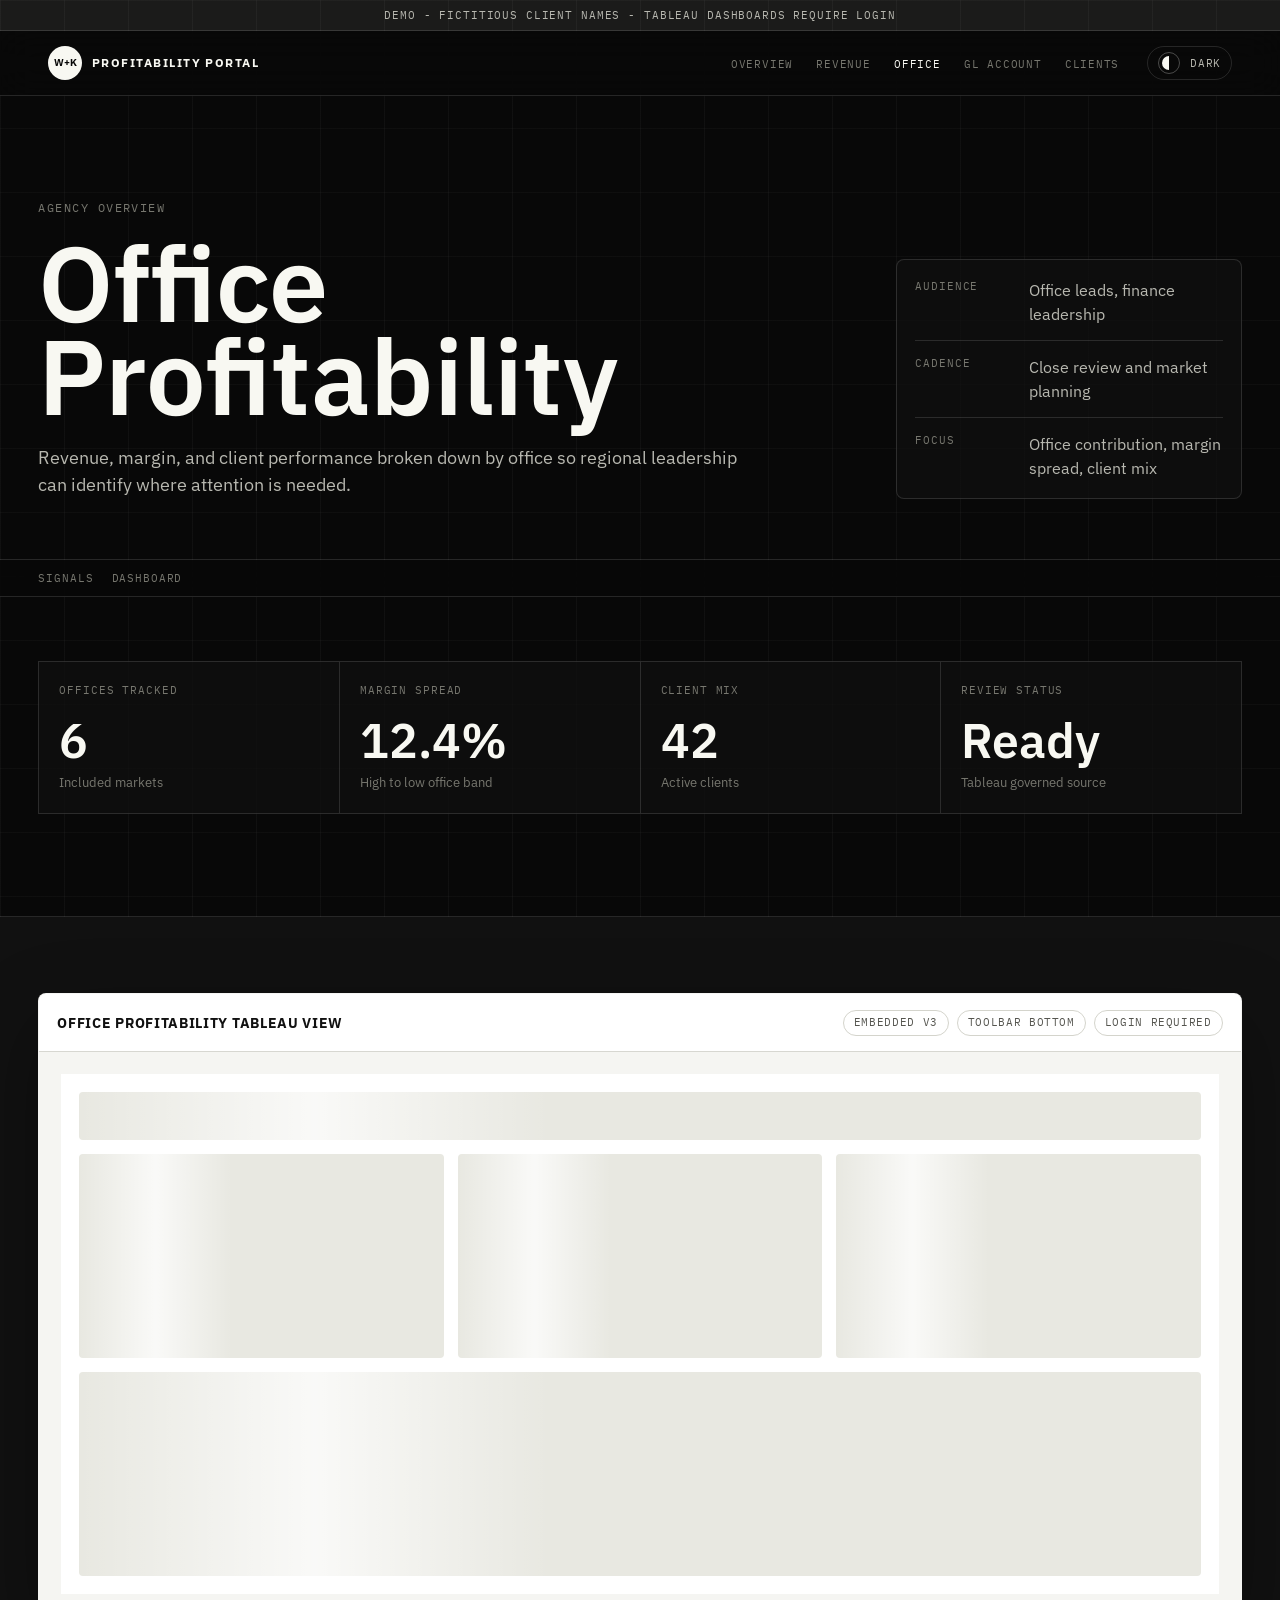
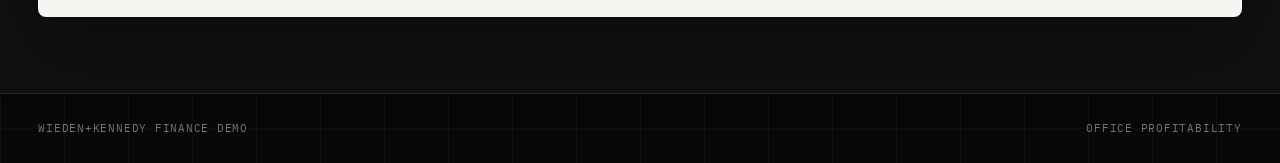
<file: office-profitability.html>
<!DOCTYPE html>
<html lang="en" data-theme="dark">
<head>
  <meta charset="UTF-8">
  <meta name="viewport" content="width=device-width, initial-scale=1.0">
  <meta name="robots" content="noindex, nofollow">
  <meta name="description" content="Office profitability report for the Wieden+Kennedy profitability portal demo.">
  <meta property="og:title" content="Office Profitability - Wieden+Kennedy Profitability Portal">
  <meta property="og:description" content="Revenue and margin performance by office.">
  <meta property="og:type" content="website">
  <title>Office Profitability - Wieden+Kennedy</title>
  <link rel="icon" href="data:image/svg+xml,%3Csvg xmlns='http://www.w3.org/2000/svg' viewBox='0 0 64 64'%3E%3Crect width='64' height='64' rx='32' fill='%23080808'/%3E%3Ctext x='50%25' y='54%25' text-anchor='middle' font-size='18' font-family='Arial' font-weight='700' fill='white'%3EW%2BK%3C/text%3E%3C/svg%3E">
  <link rel="preconnect" href="https://fonts.googleapis.com">
  <link rel="preconnect" href="https://fonts.gstatic.com" crossorigin>
  <link href="https://fonts.googleapis.com/css2?family=IBM+Plex+Mono:wght@400;500;600&family=IBM+Plex+Sans:wght@400;500;600;700&display=swap" rel="stylesheet">
  <link rel="stylesheet" href="assets/styles.css">
  <script src="assets/app.js" defer></script>
</head>
<body>
  <a class="skip-link" href="#dashboard">Skip to dashboard</a>
  <div class="demo-banner">Demo - fictitious client names - Tableau dashboards require login</div>

  <nav class="site-nav" aria-label="Primary navigation">
    <a class="site-nav__brand" href="index.html">
      <span class="site-nav__mark">W+K</span>
      <span>Profitability Portal</span>
    </a>
    <div class="site-nav__links" aria-label="Report navigation">
      <a href="overview.html">Overview</a>
      <a href="revenue-analysis.html">Revenue</a>
      <a href="office-profitability.html" aria-current="page">Office</a>
      <a href="gl-account-analysis.html">GL Account</a>
      <a href="index.html#client-reports">Clients</a>
    </div>
    <button class="theme-toggle" type="button" data-theme-toggle aria-pressed="false">
      <span class="theme-toggle__icon" aria-hidden="true"></span>
      <span class="theme-toggle__text" data-theme-label>Dark</span>
    </button>
  </nav>

  <main>
    <header class="page-hero">
      <div class="container page-hero__grid">
        <div data-reveal>
          <p class="eyebrow">Agency overview</p>
          <h1>Office Profitability</h1>
          <p class="page-hero__copy">Revenue, margin, and client performance broken down by office so regional leadership can identify where attention is needed.</p>
        </div>
        <aside class="report-context" aria-label="Report context" data-reveal>
          <dl>
            <div>
              <dt>Audience</dt>
              <dd>Office leads, finance leadership</dd>
            </div>
            <div>
              <dt>Cadence</dt>
              <dd>Close review and market planning</dd>
            </div>
            <div>
              <dt>Focus</dt>
              <dd>Office contribution, margin spread, client mix</dd>
            </div>
          </dl>
        </aside>
      </div>
    </header>

    <nav class="subnav" aria-label="Page sections">
      <div class="container subnav__inner">
        <a href="#signals">Signals</a>
        <a href="#dashboard">Dashboard</a>
      </div>
    </nav>

    <section class="section section--compact" id="signals">
      <div class="container">
        <div class="signal-band" data-reveal>
          <div class="signal">
            <span class="signal__label">Offices tracked</span>
            <strong class="signal__value" data-count="6">6</strong>
            <span class="signal__note">Included markets</span>
          </div>
          <div class="signal">
            <span class="signal__label">Margin spread</span>
            <strong class="signal__value" data-count="12.4%">12.4%</strong>
            <span class="signal__note">High to low office band</span>
          </div>
          <div class="signal">
            <span class="signal__label">Client mix</span>
            <strong class="signal__value" data-count="42">42</strong>
            <span class="signal__note">Active clients</span>
          </div>
          <div class="signal">
            <span class="signal__label">Review status</span>
            <strong class="signal__value">Ready</strong>
            <span class="signal__note">Tableau governed source</span>
          </div>
        </div>
      </div>
    </section>

    <section class="viz-section" id="dashboard">
      <div class="container">
        <div class="dashboard-frame" data-viz-frame data-reveal>
          <div class="dashboard-frame__chrome">
            <h2 class="dashboard-frame__title">Office Profitability Tableau view</h2>
            <div class="dashboard-frame__meta" aria-label="Dashboard metadata">
              <span class="pill">Embedded v3</span>
              <span class="pill">Toolbar bottom</span>
              <span class="pill">Login required</span>
            </div>
          </div>
          <div class="dashboard-frame__body">
            <div class="dashboard-skeleton" aria-hidden="true">
              <div class="skeleton-line"></div>
              <div class="skeleton-grid">
                <div class="skeleton-block"></div>
                <div class="skeleton-block"></div>
                <div class="skeleton-block"></div>
              </div>
              <div class="skeleton-block"></div>
            </div>
            <tableau-viz
              src="https://prod-useast-a.online.tableau.com/t/wk/views/ProfitabilityReportV2/OfficeProfitability"
              width="100%" height="1640" hide-tabs toolbar="bottom">
            </tableau-viz>
          </div>
        </div>
      </div>
    </section>
  </main>

  <footer class="footer">
    <div class="container footer__inner">
      <span>Wieden+Kennedy finance demo</span>
      <span>Office Profitability</span>
    </div>
  </footer>
</body>
</html>
</file>
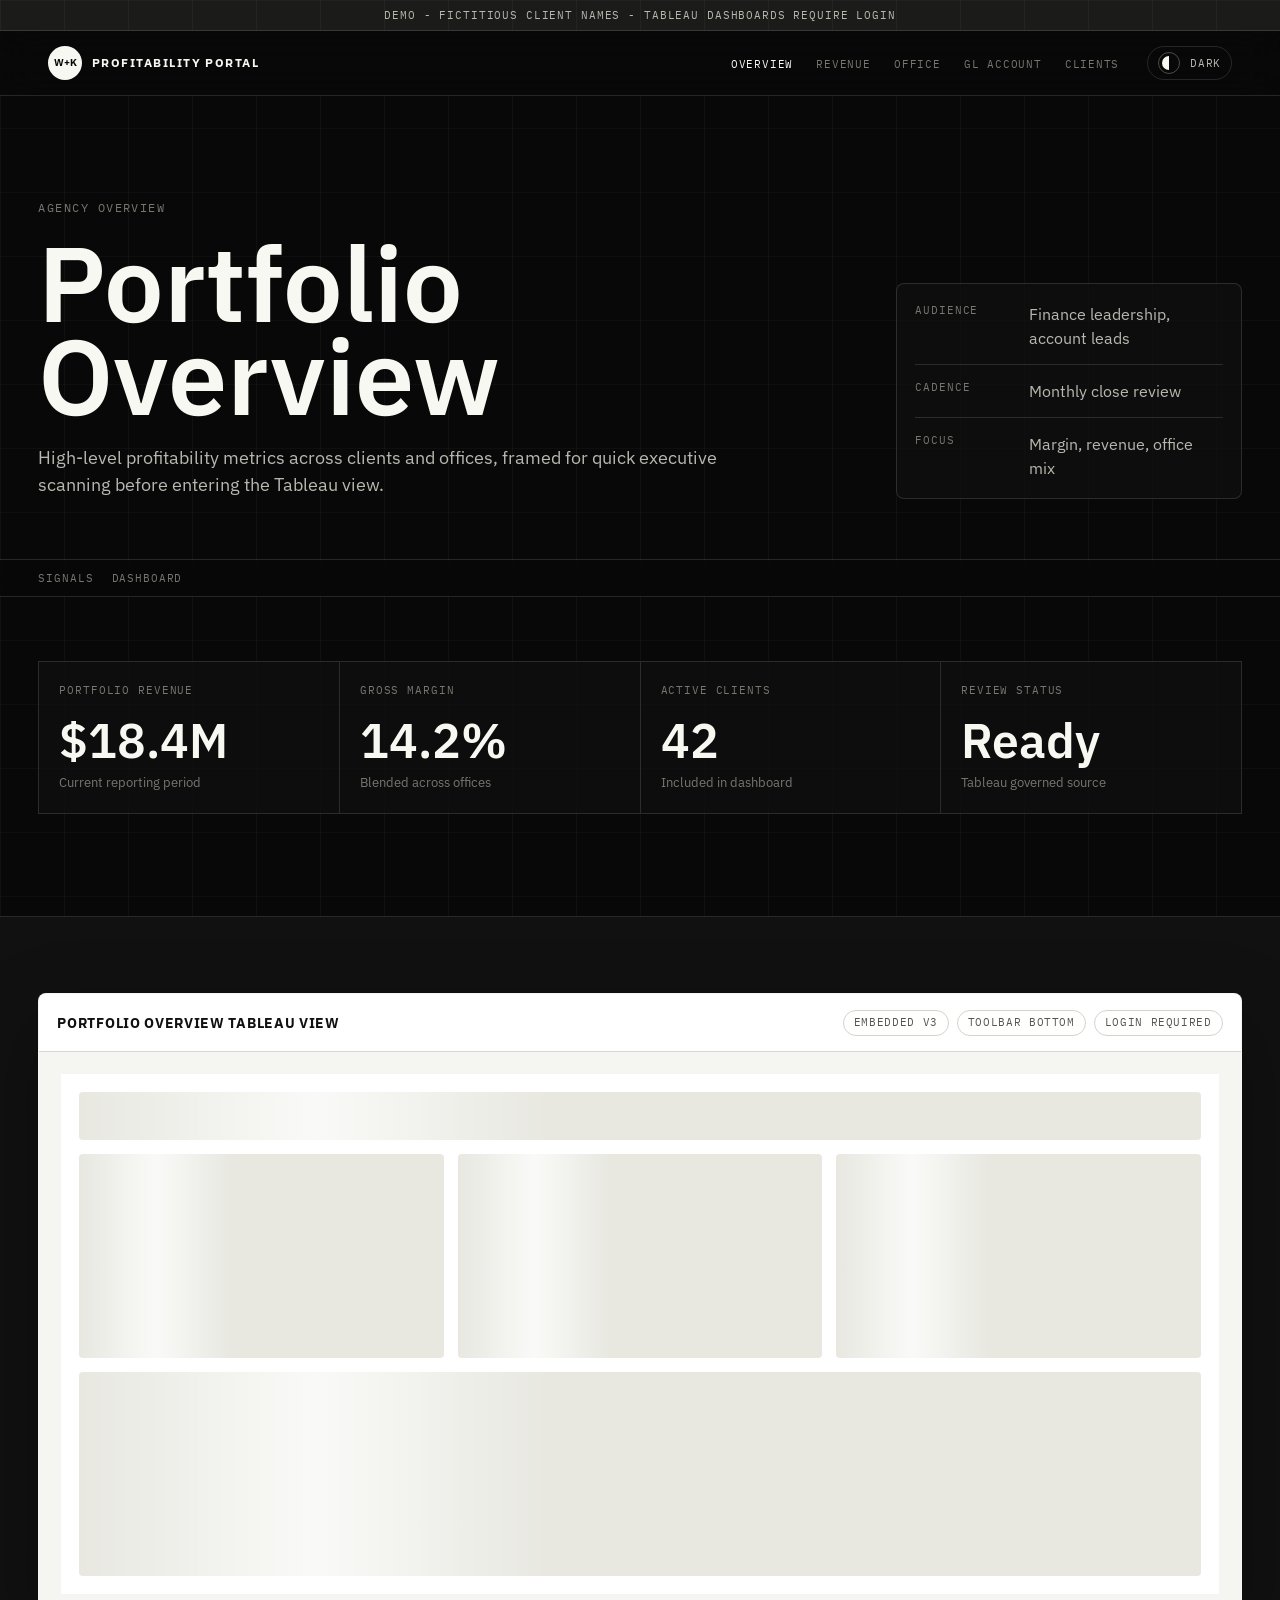
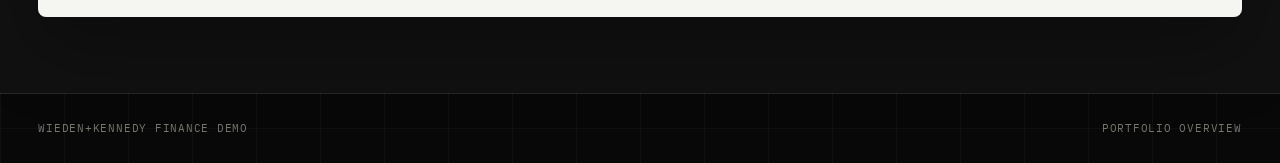
<file: overview.html>
<!DOCTYPE html>
<html lang="en" data-theme="dark">
<head>
  <meta charset="UTF-8">
  <meta name="viewport" content="width=device-width, initial-scale=1.0">
  <meta name="robots" content="noindex, nofollow">
  <meta name="description" content="Portfolio overview report for the Wieden+Kennedy profitability portal demo.">
  <meta property="og:title" content="Portfolio Overview - Wieden+Kennedy Profitability Portal">
  <meta property="og:description" content="Executive profitability metrics across clients and offices.">
  <meta property="og:type" content="website">
  <title>Portfolio Overview - Wieden+Kennedy</title>
  <link rel="icon" href="data:image/svg+xml,%3Csvg xmlns='http://www.w3.org/2000/svg' viewBox='0 0 64 64'%3E%3Crect width='64' height='64' rx='32' fill='%23080808'/%3E%3Ctext x='50%25' y='54%25' text-anchor='middle' font-size='18' font-family='Arial' font-weight='700' fill='white'%3EW%2BK%3C/text%3E%3C/svg%3E">
  <link rel="preconnect" href="https://fonts.googleapis.com">
  <link rel="preconnect" href="https://fonts.gstatic.com" crossorigin>
  <link href="https://fonts.googleapis.com/css2?family=IBM+Plex+Mono:wght@400;500;600&family=IBM+Plex+Sans:wght@400;500;600;700&display=swap" rel="stylesheet">
  <link rel="stylesheet" href="assets/styles.css">
  <script src="assets/app.js" defer></script>
</head>
<body>
  <a class="skip-link" href="#dashboard">Skip to dashboard</a>
  <div class="demo-banner">Demo - fictitious client names - Tableau dashboards require login</div>

  <nav class="site-nav" aria-label="Primary navigation">
    <a class="site-nav__brand" href="index.html">
      <span class="site-nav__mark">W+K</span>
      <span>Profitability Portal</span>
    </a>
    <div class="site-nav__links" aria-label="Report navigation">
      <a href="overview.html" aria-current="page">Overview</a>
      <a href="revenue-analysis.html">Revenue</a>
      <a href="office-profitability.html">Office</a>
      <a href="gl-account-analysis.html">GL Account</a>
      <a href="index.html#client-reports">Clients</a>
    </div>
    <button class="theme-toggle" type="button" data-theme-toggle aria-pressed="false">
      <span class="theme-toggle__icon" aria-hidden="true"></span>
      <span class="theme-toggle__text" data-theme-label>Dark</span>
    </button>
  </nav>

  <main>
    <header class="page-hero">
      <div class="container page-hero__grid">
        <div data-reveal>
          <p class="eyebrow">Agency overview</p>
          <h1>Portfolio Overview</h1>
          <p class="page-hero__copy">High-level profitability metrics across clients and offices, framed for quick executive scanning before entering the Tableau view.</p>
        </div>
        <aside class="report-context" aria-label="Report context" data-reveal>
          <dl>
            <div>
              <dt>Audience</dt>
              <dd>Finance leadership, account leads</dd>
            </div>
            <div>
              <dt>Cadence</dt>
              <dd>Monthly close review</dd>
            </div>
            <div>
              <dt>Focus</dt>
              <dd>Margin, revenue, office mix</dd>
            </div>
          </dl>
        </aside>
      </div>
    </header>

    <nav class="subnav" aria-label="Page sections">
      <div class="container subnav__inner">
        <a href="#signals">Signals</a>
        <a href="#dashboard">Dashboard</a>
      </div>
    </nav>

    <section class="section section--compact" id="signals">
      <div class="container">
        <div class="signal-band" data-reveal>
          <div class="signal">
            <span class="signal__label">Portfolio revenue</span>
            <strong class="signal__value" data-count="$18.4M">$18.4M</strong>
            <span class="signal__note">Current reporting period</span>
          </div>
          <div class="signal">
            <span class="signal__label">Gross margin</span>
            <strong class="signal__value" data-count="14.2%">14.2%</strong>
            <span class="signal__note">Blended across offices</span>
          </div>
          <div class="signal">
            <span class="signal__label">Active clients</span>
            <strong class="signal__value" data-count="42">42</strong>
            <span class="signal__note">Included in dashboard</span>
          </div>
          <div class="signal">
            <span class="signal__label">Review status</span>
            <strong class="signal__value">Ready</strong>
            <span class="signal__note">Tableau governed source</span>
          </div>
        </div>
      </div>
    </section>

    <section class="viz-section" id="dashboard">
      <div class="container">
        <div class="dashboard-frame" data-viz-frame data-reveal>
          <div class="dashboard-frame__chrome">
            <h2 class="dashboard-frame__title">Portfolio Overview Tableau view</h2>
            <div class="dashboard-frame__meta" aria-label="Dashboard metadata">
              <span class="pill">Embedded v3</span>
              <span class="pill">Toolbar bottom</span>
              <span class="pill">Login required</span>
            </div>
          </div>
          <div class="dashboard-frame__body">
            <div class="dashboard-skeleton" aria-hidden="true">
              <div class="skeleton-line"></div>
              <div class="skeleton-grid">
                <div class="skeleton-block"></div>
                <div class="skeleton-block"></div>
                <div class="skeleton-block"></div>
              </div>
              <div class="skeleton-block"></div>
            </div>
            <tableau-viz
              src="https://prod-useast-a.online.tableau.com/t/wk/views/ProfitabilityReportV2/LPClientProfitabilitywoSidePanel"
              width="100%" height="1040" hide-tabs toolbar="bottom">
            </tableau-viz>
          </div>
        </div>
      </div>
    </section>
  </main>

  <footer class="footer">
    <div class="container footer__inner">
      <span>Wieden+Kennedy finance demo</span>
      <span>Portfolio Overview</span>
    </div>
  </footer>
</body>
</html>
</file>
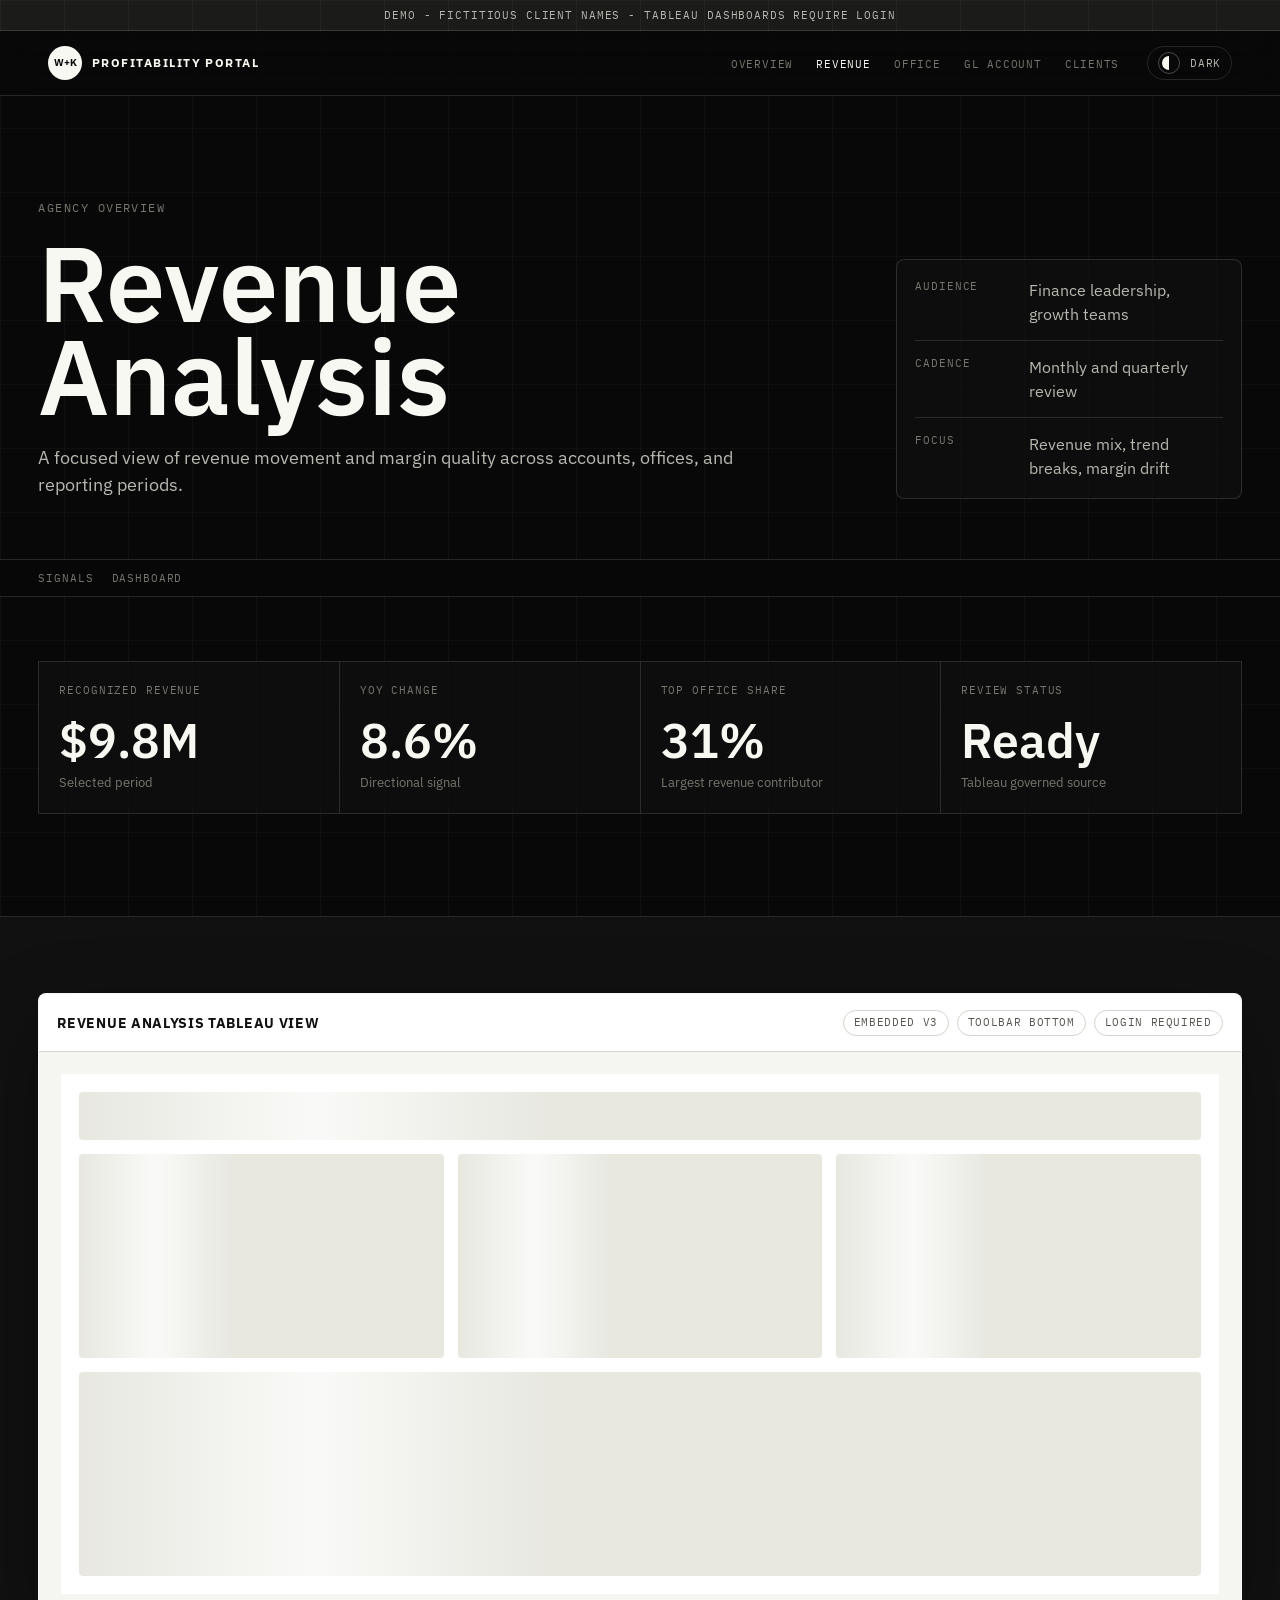
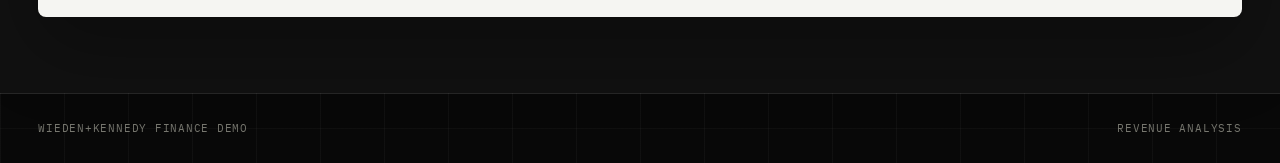
<file: revenue-analysis.html>
<!DOCTYPE html>
<html lang="en" data-theme="dark">
<head>
  <meta charset="UTF-8">
  <meta name="viewport" content="width=device-width, initial-scale=1.0">
  <meta name="robots" content="noindex, nofollow">
  <meta name="description" content="Revenue analysis report for the Wieden+Kennedy profitability portal demo.">
  <meta property="og:title" content="Revenue Analysis - Wieden+Kennedy Profitability Portal">
  <meta property="og:description" content="Revenue and margin trends by client, country, and office.">
  <meta property="og:type" content="website">
  <title>Revenue Analysis - Wieden+Kennedy</title>
  <link rel="icon" href="data:image/svg+xml,%3Csvg xmlns='http://www.w3.org/2000/svg' viewBox='0 0 64 64'%3E%3Crect width='64' height='64' rx='32' fill='%23080808'/%3E%3Ctext x='50%25' y='54%25' text-anchor='middle' font-size='18' font-family='Arial' font-weight='700' fill='white'%3EW%2BK%3C/text%3E%3C/svg%3E">
  <link rel="preconnect" href="https://fonts.googleapis.com">
  <link rel="preconnect" href="https://fonts.gstatic.com" crossorigin>
  <link href="https://fonts.googleapis.com/css2?family=IBM+Plex+Mono:wght@400;500;600&family=IBM+Plex+Sans:wght@400;500;600;700&display=swap" rel="stylesheet">
  <link rel="stylesheet" href="assets/styles.css">
  <script src="assets/app.js" defer></script>
</head>
<body>
  <a class="skip-link" href="#dashboard">Skip to dashboard</a>
  <div class="demo-banner">Demo - fictitious client names - Tableau dashboards require login</div>

  <nav class="site-nav" aria-label="Primary navigation">
    <a class="site-nav__brand" href="index.html">
      <span class="site-nav__mark">W+K</span>
      <span>Profitability Portal</span>
    </a>
    <div class="site-nav__links" aria-label="Report navigation">
      <a href="overview.html">Overview</a>
      <a href="revenue-analysis.html" aria-current="page">Revenue</a>
      <a href="office-profitability.html">Office</a>
      <a href="gl-account-analysis.html">GL Account</a>
      <a href="index.html#client-reports">Clients</a>
    </div>
    <button class="theme-toggle" type="button" data-theme-toggle aria-pressed="false">
      <span class="theme-toggle__icon" aria-hidden="true"></span>
      <span class="theme-toggle__text" data-theme-label>Dark</span>
    </button>
  </nav>

  <main>
    <header class="page-hero">
      <div class="container page-hero__grid">
        <div data-reveal>
          <p class="eyebrow">Agency overview</p>
          <h1>Revenue Analysis</h1>
          <p class="page-hero__copy">A focused view of revenue movement and margin quality across accounts, offices, and reporting periods.</p>
        </div>
        <aside class="report-context" aria-label="Report context" data-reveal>
          <dl>
            <div>
              <dt>Audience</dt>
              <dd>Finance leadership, growth teams</dd>
            </div>
            <div>
              <dt>Cadence</dt>
              <dd>Monthly and quarterly review</dd>
            </div>
            <div>
              <dt>Focus</dt>
              <dd>Revenue mix, trend breaks, margin drift</dd>
            </div>
          </dl>
        </aside>
      </div>
    </header>

    <nav class="subnav" aria-label="Page sections">
      <div class="container subnav__inner">
        <a href="#signals">Signals</a>
        <a href="#dashboard">Dashboard</a>
      </div>
    </nav>

    <section class="section section--compact" id="signals">
      <div class="container">
        <div class="signal-band" data-reveal>
          <div class="signal">
            <span class="signal__label">Recognized revenue</span>
            <strong class="signal__value" data-count="$9.8M">$9.8M</strong>
            <span class="signal__note">Selected period</span>
          </div>
          <div class="signal">
            <span class="signal__label">YoY change</span>
            <strong class="signal__value" data-count="8.6%">8.6%</strong>
            <span class="signal__note">Directional signal</span>
          </div>
          <div class="signal">
            <span class="signal__label">Top office share</span>
            <strong class="signal__value" data-count="31%">31%</strong>
            <span class="signal__note">Largest revenue contributor</span>
          </div>
          <div class="signal">
            <span class="signal__label">Review status</span>
            <strong class="signal__value">Ready</strong>
            <span class="signal__note">Tableau governed source</span>
          </div>
        </div>
      </div>
    </section>

    <section class="viz-section" id="dashboard">
      <div class="container">
        <div class="dashboard-frame" data-viz-frame data-reveal>
          <div class="dashboard-frame__chrome">
            <h2 class="dashboard-frame__title">Revenue Analysis Tableau view</h2>
            <div class="dashboard-frame__meta" aria-label="Dashboard metadata">
              <span class="pill">Embedded v3</span>
              <span class="pill">Toolbar bottom</span>
              <span class="pill">Login required</span>
            </div>
          </div>
          <div class="dashboard-frame__body">
            <div class="dashboard-skeleton" aria-hidden="true">
              <div class="skeleton-line"></div>
              <div class="skeleton-grid">
                <div class="skeleton-block"></div>
                <div class="skeleton-block"></div>
                <div class="skeleton-block"></div>
              </div>
              <div class="skeleton-block"></div>
            </div>
            <tableau-viz
              src="https://prod-useast-a.online.tableau.com/t/wk/views/ProfitabilityReportV2/RevenueMarginAnalysiswoSidePanel"
              width="100%" height="840" hide-tabs toolbar="bottom">
            </tableau-viz>
          </div>
        </div>
      </div>
    </section>
  </main>

  <footer class="footer">
    <div class="container footer__inner">
      <span>Wieden+Kennedy finance demo</span>
      <span>Revenue Analysis</span>
    </div>
  </footer>
</body>
</html>
</file>
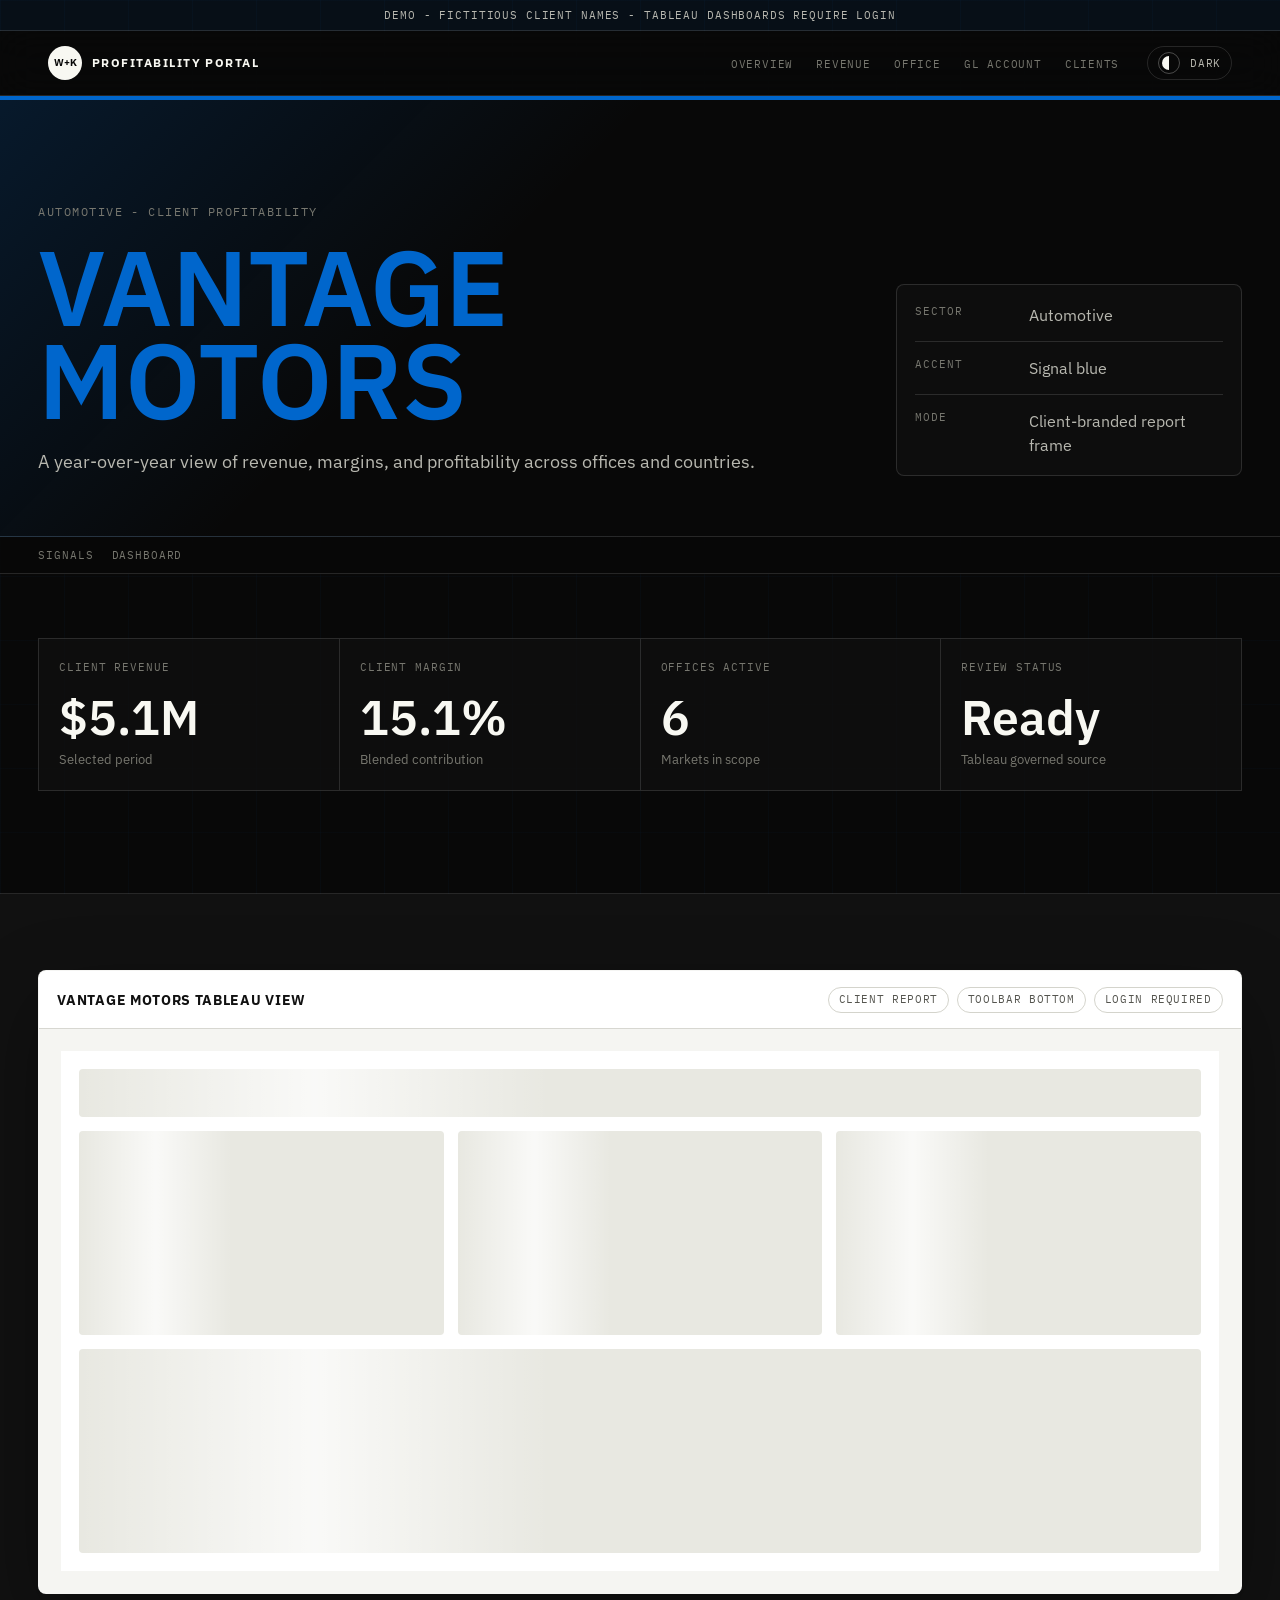
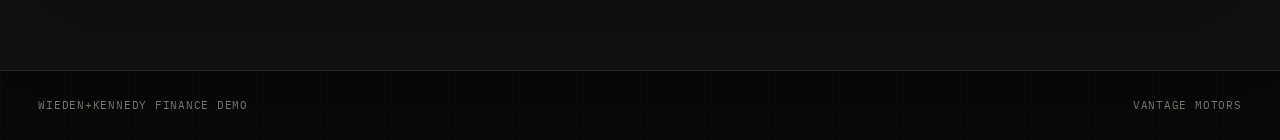
<file: vantage-motors.html>
<!DOCTYPE html>
<html lang="en" data-theme="dark">
<head>
  <meta charset="UTF-8">
  <meta name="viewport" content="width=device-width, initial-scale=1.0">
  <meta name="robots" content="noindex, nofollow">
  <meta name="description" content="Vantage Motors profitability report in the Wieden+Kennedy portal demo.">
  <meta property="og:title" content="Vantage Motors - Profitability Report">
  <meta property="og:description" content="Client-branded Tableau profitability report frame.">
  <meta property="og:type" content="website">
  <title>Vantage Motors - Profitability Report</title>
  <link rel="icon" href="data:image/svg+xml,%3Csvg xmlns='http://www.w3.org/2000/svg' viewBox='0 0 64 64'%3E%3Crect width='64' height='64' rx='32' fill='%23080808'/%3E%3Ctext x='50%25' y='54%25' text-anchor='middle' font-size='18' font-family='Arial' font-weight='700' fill='white'%3EW%2BK%3C/text%3E%3C/svg%3E">
  <link rel="preconnect" href="https://fonts.googleapis.com">
  <link rel="preconnect" href="https://fonts.gstatic.com" crossorigin>
  <link href="https://fonts.googleapis.com/css2?family=IBM+Plex+Mono:wght@400;500;600&family=IBM+Plex+Sans:wght@400;500;600;700&display=swap" rel="stylesheet">
  <link rel="stylesheet" href="assets/styles.css">
  <script src="assets/app.js" defer></script>
</head>
<body class="client-page" style="--accent:#0066CC;--accent-rgb:0,102,204">
  <a class="skip-link" href="#dashboard">Skip to dashboard</a>
  <div class="demo-banner">Demo - fictitious client names - Tableau dashboards require login</div>

  <nav class="site-nav" aria-label="Primary navigation">
    <a class="site-nav__brand" href="index.html">
      <span class="site-nav__mark">W+K</span>
      <span>Profitability Portal</span>
    </a>
    <div class="site-nav__links" aria-label="Report navigation">
      <a href="overview.html">Overview</a>
      <a href="revenue-analysis.html">Revenue</a>
      <a href="office-profitability.html">Office</a>
      <a href="gl-account-analysis.html">GL Account</a>
      <a href="index.html#client-reports">Clients</a>
    </div>
    <button class="theme-toggle" type="button" data-theme-toggle aria-pressed="false">
      <span class="theme-toggle__icon" aria-hidden="true"></span>
      <span class="theme-toggle__text" data-theme-label>Dark</span>
    </button>
  </nav>

  <main>
    <header class="page-hero">
      <div class="container page-hero__grid">
        <div data-reveal>
          <p class="eyebrow">Automotive - client profitability</p>
          <h1>Vantage Motors</h1>
          <p class="page-hero__copy">A year-over-year view of revenue, margins, and profitability across offices and countries.</p>
        </div>
        <aside class="report-context" aria-label="Report context" data-reveal>
          <dl>
            <div>
              <dt>Sector</dt>
              <dd>Automotive</dd>
            </div>
            <div>
              <dt>Accent</dt>
              <dd>Signal blue</dd>
            </div>
            <div>
              <dt>Mode</dt>
              <dd>Client-branded report frame</dd>
            </div>
          </dl>
        </aside>
      </div>
    </header>

    <nav class="subnav" aria-label="Page sections">
      <div class="container subnav__inner">
        <a href="#signals">Signals</a>
        <a href="#dashboard">Dashboard</a>
      </div>
    </nav>

    <section class="section section--compact" id="signals">
      <div class="container">
        <div class="signal-band" data-reveal>
          <div class="signal">
            <span class="signal__label">Client revenue</span>
            <strong class="signal__value" data-count="$5.1M">$5.1M</strong>
            <span class="signal__note">Selected period</span>
          </div>
          <div class="signal">
            <span class="signal__label">Client margin</span>
            <strong class="signal__value" data-count="15.1%">15.1%</strong>
            <span class="signal__note">Blended contribution</span>
          </div>
          <div class="signal">
            <span class="signal__label">Offices active</span>
            <strong class="signal__value" data-count="6">6</strong>
            <span class="signal__note">Markets in scope</span>
          </div>
          <div class="signal">
            <span class="signal__label">Review status</span>
            <strong class="signal__value">Ready</strong>
            <span class="signal__note">Tableau governed source</span>
          </div>
        </div>
      </div>
    </section>

    <section class="viz-section" id="dashboard">
      <div class="container">
        <div class="dashboard-frame" data-viz-frame data-reveal>
          <div class="dashboard-frame__chrome">
            <h2 class="dashboard-frame__title">Vantage Motors Tableau view</h2>
            <div class="dashboard-frame__meta" aria-label="Dashboard metadata">
              <span class="pill">Client report</span>
              <span class="pill">Toolbar bottom</span>
              <span class="pill">Login required</span>
            </div>
          </div>
          <div class="dashboard-frame__body">
            <div class="dashboard-skeleton" aria-hidden="true">
              <div class="skeleton-line"></div>
              <div class="skeleton-grid">
                <div class="skeleton-block"></div>
                <div class="skeleton-block"></div>
                <div class="skeleton-block"></div>
              </div>
              <div class="skeleton-block"></div>
            </div>
            <tableau-viz
              src="https://prod-useast-a.online.tableau.com/t/wk/views/ClientProfitabilityDashboard/Anheuser-BuschInBev"
              width="100%" height="2040" hide-tabs toolbar="bottom">
            </tableau-viz>
          </div>
        </div>
      </div>
    </section>
  </main>

  <footer class="footer">
    <div class="container footer__inner">
      <span>Wieden+Kennedy finance demo</span>
      <span>Vantage Motors</span>
    </div>
  </footer>
</body>
</html>
</file>
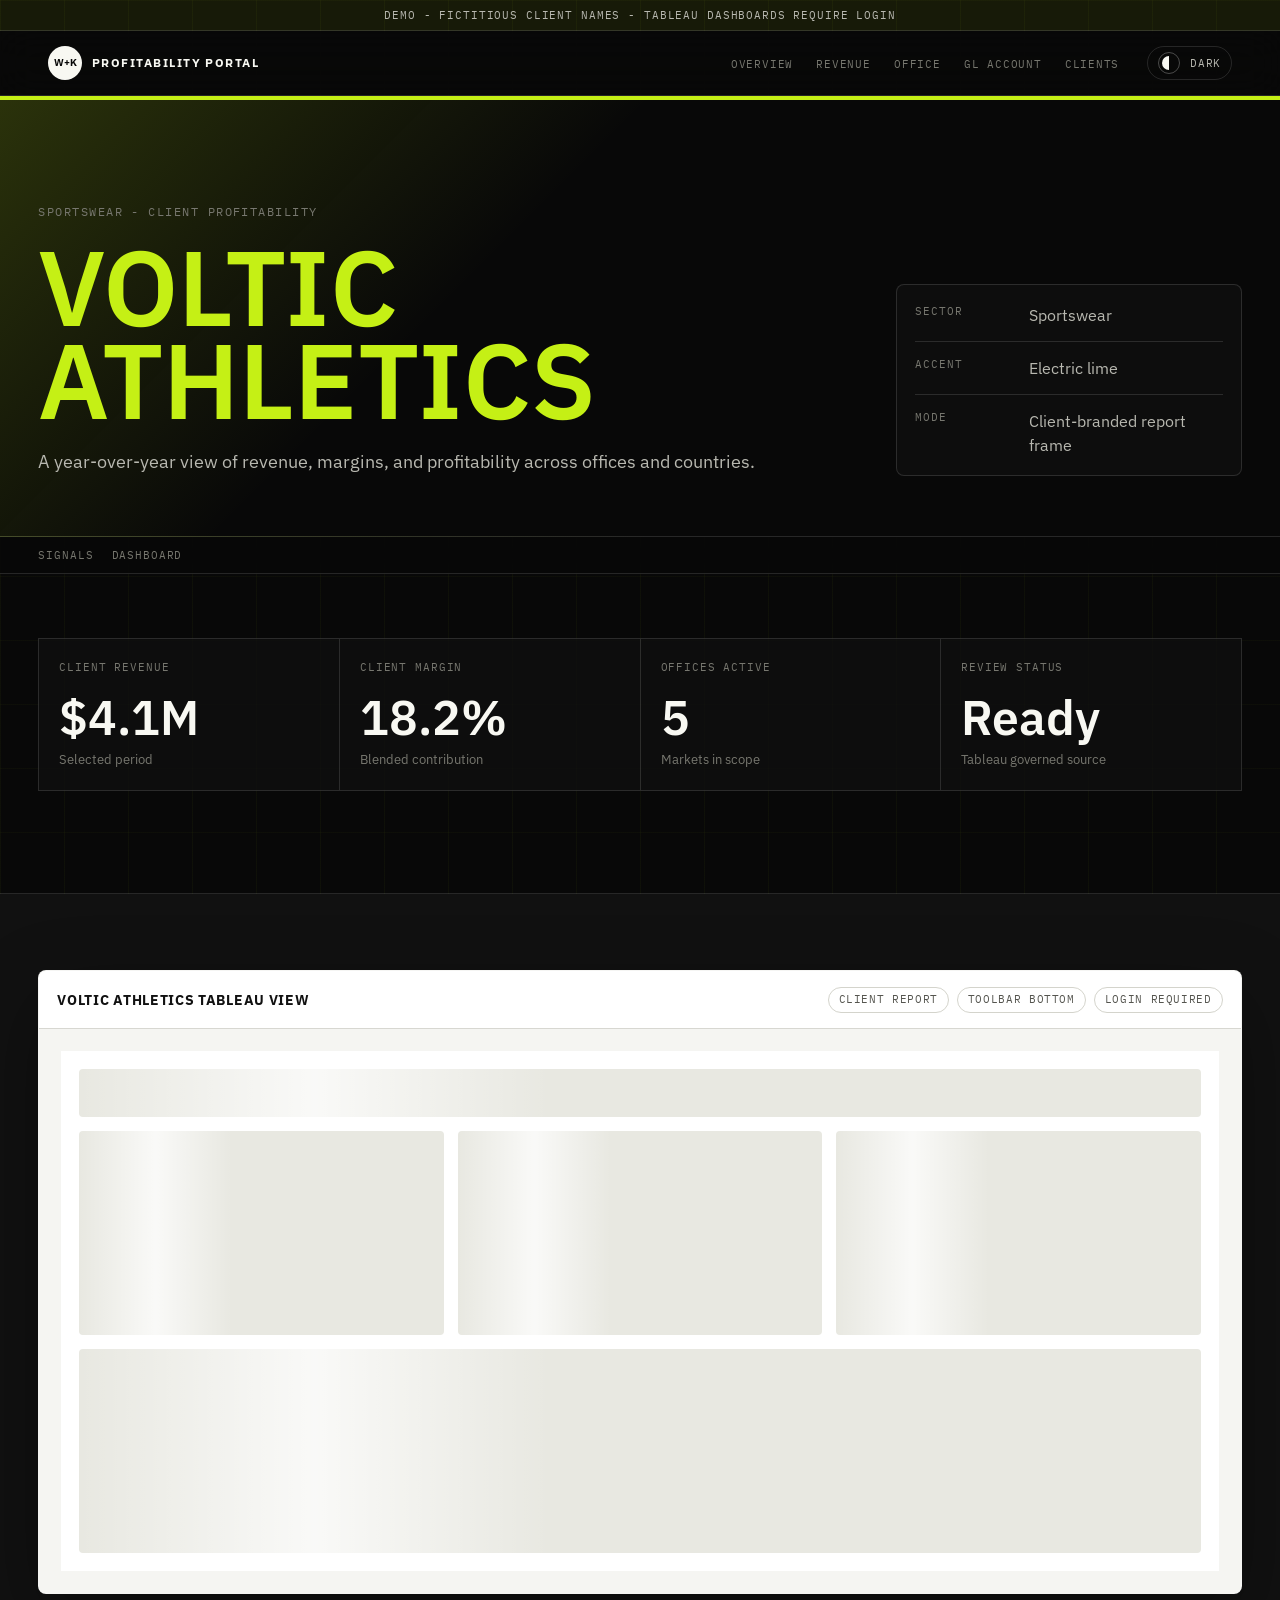
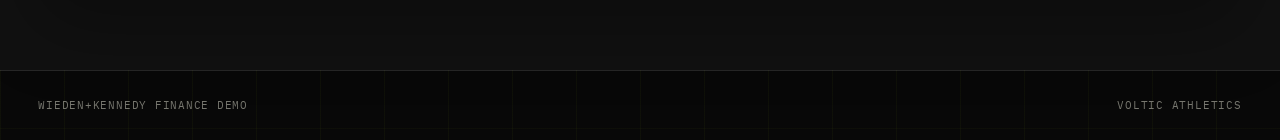
<file: voltic-athletics.html>
<!DOCTYPE html>
<html lang="en" data-theme="dark">
<head>
  <meta charset="UTF-8">
  <meta name="viewport" content="width=device-width, initial-scale=1.0">
  <meta name="robots" content="noindex, nofollow">
  <meta name="description" content="Voltic Athletics profitability report in the Wieden+Kennedy portal demo.">
  <meta property="og:title" content="Voltic Athletics - Profitability Report">
  <meta property="og:description" content="Client-branded Tableau profitability report frame.">
  <meta property="og:type" content="website">
  <title>Voltic Athletics - Profitability Report</title>
  <link rel="icon" href="data:image/svg+xml,%3Csvg xmlns='http://www.w3.org/2000/svg' viewBox='0 0 64 64'%3E%3Crect width='64' height='64' rx='32' fill='%23080808'/%3E%3Ctext x='50%25' y='54%25' text-anchor='middle' font-size='18' font-family='Arial' font-weight='700' fill='white'%3EW%2BK%3C/text%3E%3C/svg%3E">
  <link rel="preconnect" href="https://fonts.googleapis.com">
  <link rel="preconnect" href="https://fonts.gstatic.com" crossorigin>
  <link href="https://fonts.googleapis.com/css2?family=IBM+Plex+Mono:wght@400;500;600&family=IBM+Plex+Sans:wght@400;500;600;700&display=swap" rel="stylesheet">
  <link rel="stylesheet" href="assets/styles.css">
  <script src="assets/app.js" defer></script>
</head>
<body class="client-page" style="--accent:#C5F015;--accent-rgb:197,240,21">
  <a class="skip-link" href="#dashboard">Skip to dashboard</a>
  <div class="demo-banner">Demo - fictitious client names - Tableau dashboards require login</div>

  <nav class="site-nav" aria-label="Primary navigation">
    <a class="site-nav__brand" href="index.html">
      <span class="site-nav__mark">W+K</span>
      <span>Profitability Portal</span>
    </a>
    <div class="site-nav__links" aria-label="Report navigation">
      <a href="overview.html">Overview</a>
      <a href="revenue-analysis.html">Revenue</a>
      <a href="office-profitability.html">Office</a>
      <a href="gl-account-analysis.html">GL Account</a>
      <a href="index.html#client-reports">Clients</a>
    </div>
    <button class="theme-toggle" type="button" data-theme-toggle aria-pressed="false">
      <span class="theme-toggle__icon" aria-hidden="true"></span>
      <span class="theme-toggle__text" data-theme-label>Dark</span>
    </button>
  </nav>

  <main>
    <header class="page-hero">
      <div class="container page-hero__grid">
        <div data-reveal>
          <p class="eyebrow">Sportswear - client profitability</p>
          <h1>Voltic Athletics</h1>
          <p class="page-hero__copy">A year-over-year view of revenue, margins, and profitability across offices and countries.</p>
        </div>
        <aside class="report-context" aria-label="Report context" data-reveal>
          <dl>
            <div>
              <dt>Sector</dt>
              <dd>Sportswear</dd>
            </div>
            <div>
              <dt>Accent</dt>
              <dd>Electric lime</dd>
            </div>
            <div>
              <dt>Mode</dt>
              <dd>Client-branded report frame</dd>
            </div>
          </dl>
        </aside>
      </div>
    </header>

    <nav class="subnav" aria-label="Page sections">
      <div class="container subnav__inner">
        <a href="#signals">Signals</a>
        <a href="#dashboard">Dashboard</a>
      </div>
    </nav>

    <section class="section section--compact" id="signals">
      <div class="container">
        <div class="signal-band" data-reveal>
          <div class="signal">
            <span class="signal__label">Client revenue</span>
            <strong class="signal__value" data-count="$4.1M">$4.1M</strong>
            <span class="signal__note">Selected period</span>
          </div>
          <div class="signal">
            <span class="signal__label">Client margin</span>
            <strong class="signal__value" data-count="18.2%">18.2%</strong>
            <span class="signal__note">Blended contribution</span>
          </div>
          <div class="signal">
            <span class="signal__label">Offices active</span>
            <strong class="signal__value" data-count="5">5</strong>
            <span class="signal__note">Markets in scope</span>
          </div>
          <div class="signal">
            <span class="signal__label">Review status</span>
            <strong class="signal__value">Ready</strong>
            <span class="signal__note">Tableau governed source</span>
          </div>
        </div>
      </div>
    </section>

    <section class="viz-section" id="dashboard">
      <div class="container">
        <div class="dashboard-frame" data-viz-frame data-reveal>
          <div class="dashboard-frame__chrome">
            <h2 class="dashboard-frame__title">Voltic Athletics Tableau view</h2>
            <div class="dashboard-frame__meta" aria-label="Dashboard metadata">
              <span class="pill">Client report</span>
              <span class="pill">Toolbar bottom</span>
              <span class="pill">Login required</span>
            </div>
          </div>
          <div class="dashboard-frame__body">
            <div class="dashboard-skeleton" aria-hidden="true">
              <div class="skeleton-line"></div>
              <div class="skeleton-grid">
                <div class="skeleton-block"></div>
                <div class="skeleton-block"></div>
                <div class="skeleton-block"></div>
              </div>
              <div class="skeleton-block"></div>
            </div>
            <tableau-viz
              src="https://prod-useast-a.online.tableau.com/t/wk/views/ClientProfitabilityDashboard/Anheuser-BuschInBev"
              width="100%" height="2040" hide-tabs toolbar="bottom">
            </tableau-viz>
          </div>
        </div>
      </div>
    </section>
  </main>

  <footer class="footer">
    <div class="container footer__inner">
      <span>Wieden+Kennedy finance demo</span>
      <span>Voltic Athletics</span>
    </div>
  </footer>
</body>
</html>
</file>
<file: assets/styles.css>
:root {
  color-scheme: dark;
  --bg: #080808;
  --surface: #101010;
  --surface-strong: #171717;
  --surface-soft: #1e1e1e;
  --paper: #f7f5ef;
  --paper-muted: #e8e2d7;
  --ink: #f8f8f2;
  --ink-muted: #b8b8b0;
  --ink-subtle: #77776f;
  --line: rgba(248, 248, 242, 0.13);
  --line-strong: rgba(248, 248, 242, 0.28);
  --shadow: 0 28px 80px rgba(0, 0, 0, 0.32);
  --accent: #f8f8f2;
  --accent-rgb: 248, 248, 242;
  --font-sans: "IBM Plex Sans", "Helvetica Neue", Arial, sans-serif;
  --font-mono: "IBM Plex Mono", "SFMono-Regular", Consolas, monospace;
  --radius: 8px;
  --radius-sm: 4px;
  --max: 1240px;
  --ease: cubic-bezier(0.22, 1, 0.36, 1);
}

:root[data-theme="light"] {
  color-scheme: light;
  --bg: #f7f5ef;
  --surface: #ffffff;
  --surface-strong: #efebe2;
  --surface-soft: #ebe6dc;
  --paper: #111111;
  --paper-muted: #2f2f2b;
  --ink: #10100f;
  --ink-muted: #4f4f48;
  --ink-subtle: #74746d;
  --line: rgba(16, 16, 15, 0.14);
  --line-strong: rgba(16, 16, 15, 0.28);
  --shadow: 0 24px 70px rgba(35, 33, 28, 0.14);
}

* {
  box-sizing: border-box;
}

html {
  scroll-behavior: smooth;
}

body {
  margin: 0;
  background:
    linear-gradient(90deg, rgba(var(--accent-rgb), 0.035) 1px, transparent 1px),
    linear-gradient(180deg, rgba(var(--accent-rgb), 0.028) 1px, transparent 1px),
    var(--bg);
  background-size: 64px 64px, 64px 64px, auto;
  color: var(--ink);
  font-family: var(--font-sans);
  font-size: 16px;
  line-height: 1.5;
  -webkit-font-smoothing: antialiased;
  text-rendering: optimizeLegibility;
}

body.client-page {
  --accent-rgb: 248, 248, 242;
}

a {
  color: inherit;
  text-decoration: none;
}

button,
input,
select,
textarea {
  font: inherit;
}

button {
  cursor: pointer;
}

:focus-visible {
  outline: 2px solid var(--accent);
  outline-offset: 4px;
}

.skip-link {
  position: fixed;
  top: 12px;
  left: 12px;
  z-index: 1000;
  transform: translateY(-160%);
  background: var(--ink);
  color: var(--bg);
  padding: 10px 14px;
  border-radius: var(--radius-sm);
  transition: transform 160ms var(--ease);
}

.skip-link:focus {
  transform: translateY(0);
}

.demo-banner {
  border-bottom: 1px solid var(--line);
  background: rgba(var(--accent-rgb), 0.08);
  color: var(--ink-muted);
  font-family: var(--font-mono);
  font-size: 0.68rem;
  letter-spacing: 0.08em;
  padding: 7px 20px;
  text-align: center;
  text-transform: uppercase;
}

.site-nav {
  position: sticky;
  top: 0;
  z-index: 100;
  display: grid;
  grid-template-columns: auto 1fr auto;
  align-items: center;
  gap: 28px;
  padding: 15px clamp(18px, 4vw, 48px);
  border-bottom: 1px solid var(--line);
  background: color-mix(in srgb, var(--bg) 88%, transparent);
  backdrop-filter: blur(18px);
}

.site-nav__brand {
  display: inline-flex;
  align-items: center;
  gap: 10px;
  min-width: max-content;
  font-size: 0.76rem;
  font-weight: 700;
  letter-spacing: 0.12em;
  line-height: 1;
  text-transform: uppercase;
}

.site-nav__mark {
  display: grid;
  place-items: center;
  width: 34px;
  height: 34px;
  border: 1px solid var(--line-strong);
  border-radius: 50%;
  color: var(--bg);
  background: var(--ink);
  font-size: 0.64rem;
  font-weight: 700;
  letter-spacing: 0;
}

.site-nav__links {
  display: flex;
  align-items: center;
  justify-content: flex-end;
  gap: clamp(10px, 1.8vw, 24px);
  min-width: 0;
}

.site-nav__links a {
  color: var(--ink-subtle);
  font-family: var(--font-mono);
  font-size: 0.71rem;
  letter-spacing: 0.07em;
  text-transform: uppercase;
  transition: color 160ms var(--ease);
}

.site-nav__links a:hover,
.site-nav__links a[aria-current="page"] {
  color: var(--ink);
}

.theme-toggle {
  display: inline-grid;
  grid-template-columns: 24px auto;
  align-items: center;
  gap: 8px;
  min-height: 34px;
  border: 1px solid var(--line);
  border-radius: 999px;
  background: transparent;
  color: var(--ink-muted);
  padding: 5px 10px;
  font-family: var(--font-mono);
  font-size: 0.7rem;
  letter-spacing: 0.06em;
  text-transform: uppercase;
}

.theme-toggle__icon {
  position: relative;
  display: block;
  width: 22px;
  height: 22px;
  border: 1px solid var(--line-strong);
  border-radius: 50%;
}

.theme-toggle__icon::after {
  content: "";
  position: absolute;
  top: 3px;
  left: 3px;
  width: 7px;
  height: 14px;
  border-radius: 999px 0 0 999px;
  background: var(--ink);
}

.container {
  width: min(var(--max), calc(100% - clamp(32px, 6vw, 80px)));
  margin-inline: auto;
}

.home-hero {
  min-height: calc(100svh - 92px);
  display: grid;
  align-items: end;
  padding: clamp(70px, 13vh, 150px) 0 clamp(44px, 7vh, 80px);
  border-bottom: 1px solid var(--line);
}

.home-hero__grid {
  display: grid;
  grid-template-columns: minmax(0, 1.05fr) minmax(300px, 0.62fr);
  gap: clamp(34px, 6vw, 96px);
  align-items: end;
}

.eyebrow {
  margin: 0 0 20px;
  color: var(--ink-subtle);
  font-family: var(--font-mono);
  font-size: 0.76rem;
  letter-spacing: 0.12em;
  text-transform: uppercase;
}

.home-hero h1,
.page-hero h1,
.not-found h1 {
  max-width: 980px;
  margin: 0;
  color: var(--ink);
  font-size: 8.8rem;
  font-weight: 600;
  letter-spacing: 0;
  line-height: 0.88;
  text-wrap: balance;
}

.home-hero__copy {
  max-width: 560px;
  margin: 26px 0 0;
  color: var(--ink-muted);
  font-size: 1.18rem;
}

.hero-actions {
  display: flex;
  flex-wrap: wrap;
  gap: 12px;
  margin-top: 32px;
}

.button {
  display: inline-flex;
  align-items: center;
  justify-content: center;
  min-height: 44px;
  border: 1px solid var(--line-strong);
  border-radius: 999px;
  padding: 0 18px;
  color: var(--ink);
  background: transparent;
  font-family: var(--font-mono);
  font-size: 0.74rem;
  letter-spacing: 0.08em;
  text-transform: uppercase;
  transition: transform 180ms var(--ease), background 180ms var(--ease), color 180ms var(--ease);
}

.button:hover {
  transform: translateY(-2px);
  background: var(--ink);
  color: var(--bg);
}

.button--solid {
  background: var(--ink);
  color: var(--bg);
}

.button--solid:hover {
  background: var(--surface);
  color: var(--ink);
}

.portal-card {
  border: 1px solid var(--line);
  border-radius: var(--radius);
  background: color-mix(in srgb, var(--surface) 84%, transparent);
  box-shadow: var(--shadow);
  overflow: hidden;
}

.portal-card__top {
  display: grid;
  grid-template-columns: 1fr auto;
  gap: 20px;
  align-items: start;
  padding: 18px;
  border-bottom: 1px solid var(--line);
}

.portal-card__title {
  margin: 0 0 4px;
  font-size: 0.84rem;
  font-weight: 700;
  letter-spacing: 0.06em;
  text-transform: uppercase;
}

.portal-card__meta {
  margin: 0;
  color: var(--ink-subtle);
  font-family: var(--font-mono);
  font-size: 0.68rem;
  letter-spacing: 0.06em;
  text-transform: uppercase;
}

.portal-card__status {
  width: 10px;
  height: 10px;
  border-radius: 50%;
  background: var(--accent);
  box-shadow: 0 0 0 7px rgba(var(--accent-rgb), 0.12);
}

.portal-card__body {
  display: grid;
  gap: 14px;
  padding: 18px;
}

.mini-metric {
  display: grid;
  grid-template-columns: 1fr auto;
  gap: 14px;
  align-items: baseline;
  padding-bottom: 14px;
  border-bottom: 1px solid var(--line);
}

.mini-metric:last-child {
  padding-bottom: 0;
  border-bottom: 0;
}

.mini-metric span {
  color: var(--ink-subtle);
  font-family: var(--font-mono);
  font-size: 0.7rem;
  letter-spacing: 0.06em;
  text-transform: uppercase;
}

.mini-metric strong {
  font-size: 1.9rem;
  font-weight: 600;
  line-height: 1;
}

.section {
  padding: clamp(54px, 8vw, 104px) 0;
  border-bottom: 1px solid var(--line);
}

.section--compact {
  padding-top: clamp(34px, 5vw, 64px);
}

.section__head {
  display: grid;
  grid-template-columns: minmax(0, 0.7fr) minmax(280px, 0.46fr);
  gap: clamp(28px, 5vw, 72px);
  align-items: end;
  margin-bottom: clamp(26px, 5vw, 54px);
}

.section__title {
  margin: 0;
  font-size: 4rem;
  font-weight: 600;
  letter-spacing: 0;
  line-height: 0.98;
  text-wrap: balance;
}

.section__copy {
  margin: 0;
  color: var(--ink-muted);
  max-width: 520px;
}

.report-grid {
  display: grid;
  grid-template-columns: repeat(4, minmax(0, 1fr));
  border-top: 1px solid var(--line);
  border-left: 1px solid var(--line);
}

.report-tile,
.client-tile {
  position: relative;
  min-height: 230px;
  display: grid;
  align-content: space-between;
  gap: 26px;
  padding: 22px;
  border-right: 1px solid var(--line);
  border-bottom: 1px solid var(--line);
  background: color-mix(in srgb, var(--surface) 68%, transparent);
  overflow: hidden;
  transition: transform 180ms var(--ease), background 180ms var(--ease);
}

.report-tile::before,
.client-tile::before {
  content: "";
  position: absolute;
  inset: 0;
  transform: scaleX(0);
  transform-origin: left;
  background: rgba(var(--accent-rgb), 0.08);
  transition: transform 260ms var(--ease);
}

.report-tile:hover,
.client-tile:hover {
  background: color-mix(in srgb, var(--surface-strong) 86%, transparent);
}

.report-tile:hover::before,
.client-tile:hover::before {
  transform: scaleX(1);
}

.report-tile > *,
.client-tile > * {
  position: relative;
}

.tile-kicker {
  color: var(--ink-subtle);
  font-family: var(--font-mono);
  font-size: 0.68rem;
  letter-spacing: 0.1em;
  text-transform: uppercase;
}

.tile-title {
  margin: 0;
  font-size: 1.52rem;
  font-weight: 600;
  letter-spacing: 0;
  line-height: 1;
}

.tile-copy {
  margin: 12px 0 0;
  color: var(--ink-muted);
  font-size: 0.93rem;
}

.tile-arrow {
  color: var(--ink-subtle);
  font-family: var(--font-mono);
  font-size: 0.75rem;
  letter-spacing: 0.08em;
  text-transform: uppercase;
}

.client-grid {
  display: grid;
  grid-template-columns: repeat(3, minmax(0, 1fr));
  gap: 14px;
}

.client-tile {
  min-height: 216px;
  border: 1px solid color-mix(in srgb, var(--accent) 48%, var(--line));
  background:
    linear-gradient(180deg, rgba(var(--accent-rgb), 0.13), transparent 46%),
    color-mix(in srgb, var(--surface) 70%, transparent);
}

.client-tile__rule {
  width: 44px;
  height: 3px;
  background: var(--accent);
}

.client-tile .tile-title {
  color: var(--accent);
  text-transform: uppercase;
}

.signal-band {
  display: grid;
  grid-template-columns: repeat(4, minmax(0, 1fr));
  border-top: 1px solid var(--line);
  border-left: 1px solid var(--line);
  background: color-mix(in srgb, var(--surface) 68%, transparent);
}

.signal {
  min-height: 132px;
  padding: 20px;
  border-right: 1px solid var(--line);
  border-bottom: 1px solid var(--line);
}

.signal__label {
  display: block;
  margin-bottom: 20px;
  color: var(--ink-subtle);
  font-family: var(--font-mono);
  font-size: 0.68rem;
  letter-spacing: 0.08em;
  text-transform: uppercase;
}

.signal__value {
  display: block;
  font-size: 3rem;
  font-weight: 600;
  letter-spacing: 0;
  line-height: 0.94;
}

.signal__note {
  display: block;
  margin-top: 10px;
  color: var(--ink-subtle);
  font-size: 0.82rem;
}

.page-hero {
  padding: clamp(52px, 8vw, 112px) 0 clamp(32px, 5vw, 60px);
  border-bottom: 1px solid var(--line);
}

.page-hero__grid {
  display: grid;
  grid-template-columns: minmax(0, 0.92fr) minmax(280px, 0.4fr);
  gap: clamp(28px, 5vw, 72px);
  align-items: end;
}

.page-hero h1 {
  font-size: 6.6rem;
}

.page-hero__copy {
  margin: 22px 0 0;
  max-width: 720px;
  color: var(--ink-muted);
  font-size: 1.12rem;
}

.report-context {
  border: 1px solid var(--line);
  border-radius: var(--radius);
  padding: 18px;
  background: color-mix(in srgb, var(--surface) 70%, transparent);
}

.report-context dl {
  margin: 0;
  display: grid;
  gap: 14px;
}

.report-context div {
  display: grid;
  grid-template-columns: 100px 1fr;
  gap: 14px;
  border-bottom: 1px solid var(--line);
  padding-bottom: 14px;
}

.report-context div:last-child {
  border-bottom: 0;
  padding-bottom: 0;
}

.report-context dt {
  color: var(--ink-subtle);
  font-family: var(--font-mono);
  font-size: 0.68rem;
  letter-spacing: 0.08em;
  text-transform: uppercase;
}

.report-context dd {
  margin: 0;
  color: var(--ink-muted);
}

.client-page .page-hero {
  border-top: 4px solid var(--accent);
  background:
    linear-gradient(135deg, rgba(var(--accent-rgb), 0.18), transparent 38%),
    var(--bg);
}

.client-page .page-hero h1 {
  color: var(--accent);
  text-transform: uppercase;
}

.subnav {
  position: sticky;
  top: 65px;
  z-index: 80;
  border-bottom: 1px solid var(--line);
  background: color-mix(in srgb, var(--bg) 90%, transparent);
  backdrop-filter: blur(14px);
}

.subnav__inner {
  display: flex;
  gap: 18px;
  overflow-x: auto;
  padding: 10px 0;
}

.subnav a {
  min-width: max-content;
  color: var(--ink-subtle);
  font-family: var(--font-mono);
  font-size: 0.68rem;
  letter-spacing: 0.08em;
  text-transform: uppercase;
}

.subnav a:hover {
  color: var(--ink);
}

.viz-section {
  padding: clamp(34px, 6vw, 76px) 0;
  background: color-mix(in srgb, var(--surface-strong) 58%, var(--bg));
}

.dashboard-frame {
  position: relative;
  border: 1px solid var(--line);
  border-radius: var(--radius);
  overflow: hidden;
  background: #f5f5f2;
  box-shadow: var(--shadow);
}

.dashboard-frame__chrome {
  display: grid;
  grid-template-columns: minmax(0, 1fr) auto;
  gap: 18px;
  align-items: center;
  min-height: 58px;
  padding: 14px 18px;
  border-bottom: 1px solid #d7d7d1;
  background: #ffffff;
  color: #111111;
}

.dashboard-frame__title {
  margin: 0;
  font-size: 0.86rem;
  font-weight: 700;
  letter-spacing: 0.05em;
  text-transform: uppercase;
}

.dashboard-frame__meta {
  display: flex;
  gap: 8px;
  flex-wrap: wrap;
  justify-content: flex-end;
}

.pill {
  display: inline-flex;
  align-items: center;
  min-height: 26px;
  border: 1px solid #d4d4cc;
  border-radius: 999px;
  padding: 0 10px;
  color: #55554f;
  font-family: var(--font-mono);
  font-size: 0.66rem;
  letter-spacing: 0.06em;
  text-transform: uppercase;
}

.dashboard-frame__body {
  position: relative;
  min-height: 520px;
  padding: clamp(12px, 2vw, 22px);
}

.dashboard-frame tableau-viz {
  display: block;
  min-height: 520px;
  background: #ffffff;
}

.dashboard-skeleton {
  position: absolute;
  inset: clamp(12px, 2vw, 22px);
  z-index: 2;
  display: grid;
  grid-template-rows: 48px 1fr 1fr;
  gap: 14px;
  padding: 18px;
  background: #ffffff;
  pointer-events: none;
  transition: opacity 300ms var(--ease), visibility 300ms var(--ease);
}

.dashboard-frame.is-loaded .dashboard-skeleton {
  opacity: 0;
  visibility: hidden;
}

.skeleton-line,
.skeleton-block {
  overflow: hidden;
  border-radius: var(--radius-sm);
  background: #e8e8e1;
}

.skeleton-line::after,
.skeleton-block::after {
  content: "";
  display: block;
  width: 42%;
  height: 100%;
  background: linear-gradient(90deg, transparent, rgba(255, 255, 255, 0.76), transparent);
  animation: shimmer 1200ms infinite;
}

.skeleton-grid {
  display: grid;
  grid-template-columns: 1fr 1fr 1fr;
  gap: 14px;
}

.signature {
  padding: clamp(44px, 7vw, 84px) 0;
}

.signature-panel {
  display: grid;
  grid-template-columns: minmax(0, 0.5fr) minmax(0, 0.5fr);
  gap: clamp(24px, 5vw, 72px);
  align-items: center;
  border: 1px solid var(--line);
  border-radius: var(--radius);
  background: color-mix(in srgb, var(--surface) 70%, transparent);
  padding: clamp(22px, 4vw, 42px);
}

.signature-panel h2 {
  margin: 0;
  font-size: 3.4rem;
  line-height: 0.98;
}

.signature-panel p {
  margin: 18px 0 0;
  color: var(--ink-muted);
}

.footer {
  border-top: 1px solid var(--line);
  padding: 26px 0;
  color: var(--ink-subtle);
  font-family: var(--font-mono);
  font-size: 0.68rem;
  letter-spacing: 0.07em;
  text-transform: uppercase;
}

.footer__inner {
  display: flex;
  justify-content: space-between;
  gap: 18px;
  flex-wrap: wrap;
}

.not-found {
  min-height: calc(100svh - 130px);
  display: grid;
  align-items: center;
  padding: clamp(60px, 10vw, 120px) 0;
}

.not-found p {
  max-width: 620px;
  color: var(--ink-muted);
}

.has-js [data-reveal] {
  transform: translateY(18px);
  opacity: 0;
  transition: transform 640ms var(--ease), opacity 640ms var(--ease);
}

.has-js [data-reveal].is-visible {
  transform: translateY(0);
  opacity: 1;
}

@keyframes shimmer {
  from {
    transform: translateX(-120%);
  }
  to {
    transform: translateX(260%);
  }
}

@media (max-width: 980px) {
  .site-nav {
    grid-template-columns: 1fr auto;
  }

  .site-nav__links {
    grid-column: 1 / -1;
    justify-content: flex-start;
    overflow-x: auto;
    padding-bottom: 2px;
  }

  .home-hero {
    min-height: auto;
  }

  .home-hero__grid,
  .page-hero__grid,
  .section__head,
  .signature-panel {
    grid-template-columns: 1fr;
  }

  .report-grid,
  .client-grid,
  .signal-band {
    grid-template-columns: repeat(2, minmax(0, 1fr));
  }

  .subnav {
    top: 111px;
  }

  .home-hero h1,
  .not-found h1 {
    font-size: 5.6rem;
  }

  .page-hero h1 {
    font-size: 4.8rem;
  }

  .section__title {
    font-size: 3rem;
  }

  .signal__value {
    font-size: 2.45rem;
  }

  .signature-panel h2 {
    font-size: 2.8rem;
  }
}

@media (max-width: 640px) {
  .demo-banner {
    text-align: left;
  }

  .site-nav {
    gap: 12px;
    padding: 12px 16px;
  }

  .site-nav__brand span:last-child {
    display: none;
  }

  .theme-toggle {
    grid-template-columns: 22px;
    padding-inline: 6px;
  }

  .theme-toggle__text {
    position: absolute;
    width: 1px;
    height: 1px;
    overflow: hidden;
    clip: rect(0 0 0 0);
  }

  .container {
    width: min(100% - 28px, var(--max));
  }

  .home-hero h1,
  .page-hero h1,
  .not-found h1 {
    font-size: 3.35rem;
  }

  .home-hero__copy,
  .page-hero__copy {
    font-size: 1rem;
  }

  .section__title {
    font-size: 2.35rem;
  }

  .tile-title {
    font-size: 1.28rem;
  }

  .signal__value {
    font-size: 2.1rem;
  }

  .signature-panel h2 {
    font-size: 2.1rem;
  }

  .report-grid,
  .client-grid,
  .signal-band,
  .skeleton-grid {
    grid-template-columns: 1fr;
  }

  .report-tile,
  .client-tile {
    min-height: 190px;
  }

  .dashboard-frame__chrome,
  .report-context div {
    grid-template-columns: 1fr;
  }

  .dashboard-frame__meta {
    justify-content: flex-start;
  }
}

@media (prefers-reduced-motion: reduce) {
  *,
  *::before,
  *::after {
    animation-duration: 0.001ms !important;
    animation-iteration-count: 1 !important;
    scroll-behavior: auto !important;
    transition-duration: 0.001ms !important;
  }
}

@media print {
  :root {
    --bg: #ffffff;
    --surface: #ffffff;
    --ink: #111111;
    --ink-muted: #444444;
    --ink-subtle: #666666;
    --line: #d9d9d9;
    --line-strong: #a8a8a8;
  }

  body {
    background: #ffffff;
    color: #111111;
  }

  .demo-banner,
  .site-nav,
  .subnav,
  .theme-toggle,
  .footer,
  .dashboard-skeleton {
    display: none !important;
  }

  .page-hero,
  .section,
  .viz-section {
    border: 0;
    padding: 24px 0;
  }

  .dashboard-frame {
    box-shadow: none;
    break-inside: avoid;
  }
}
</file>
